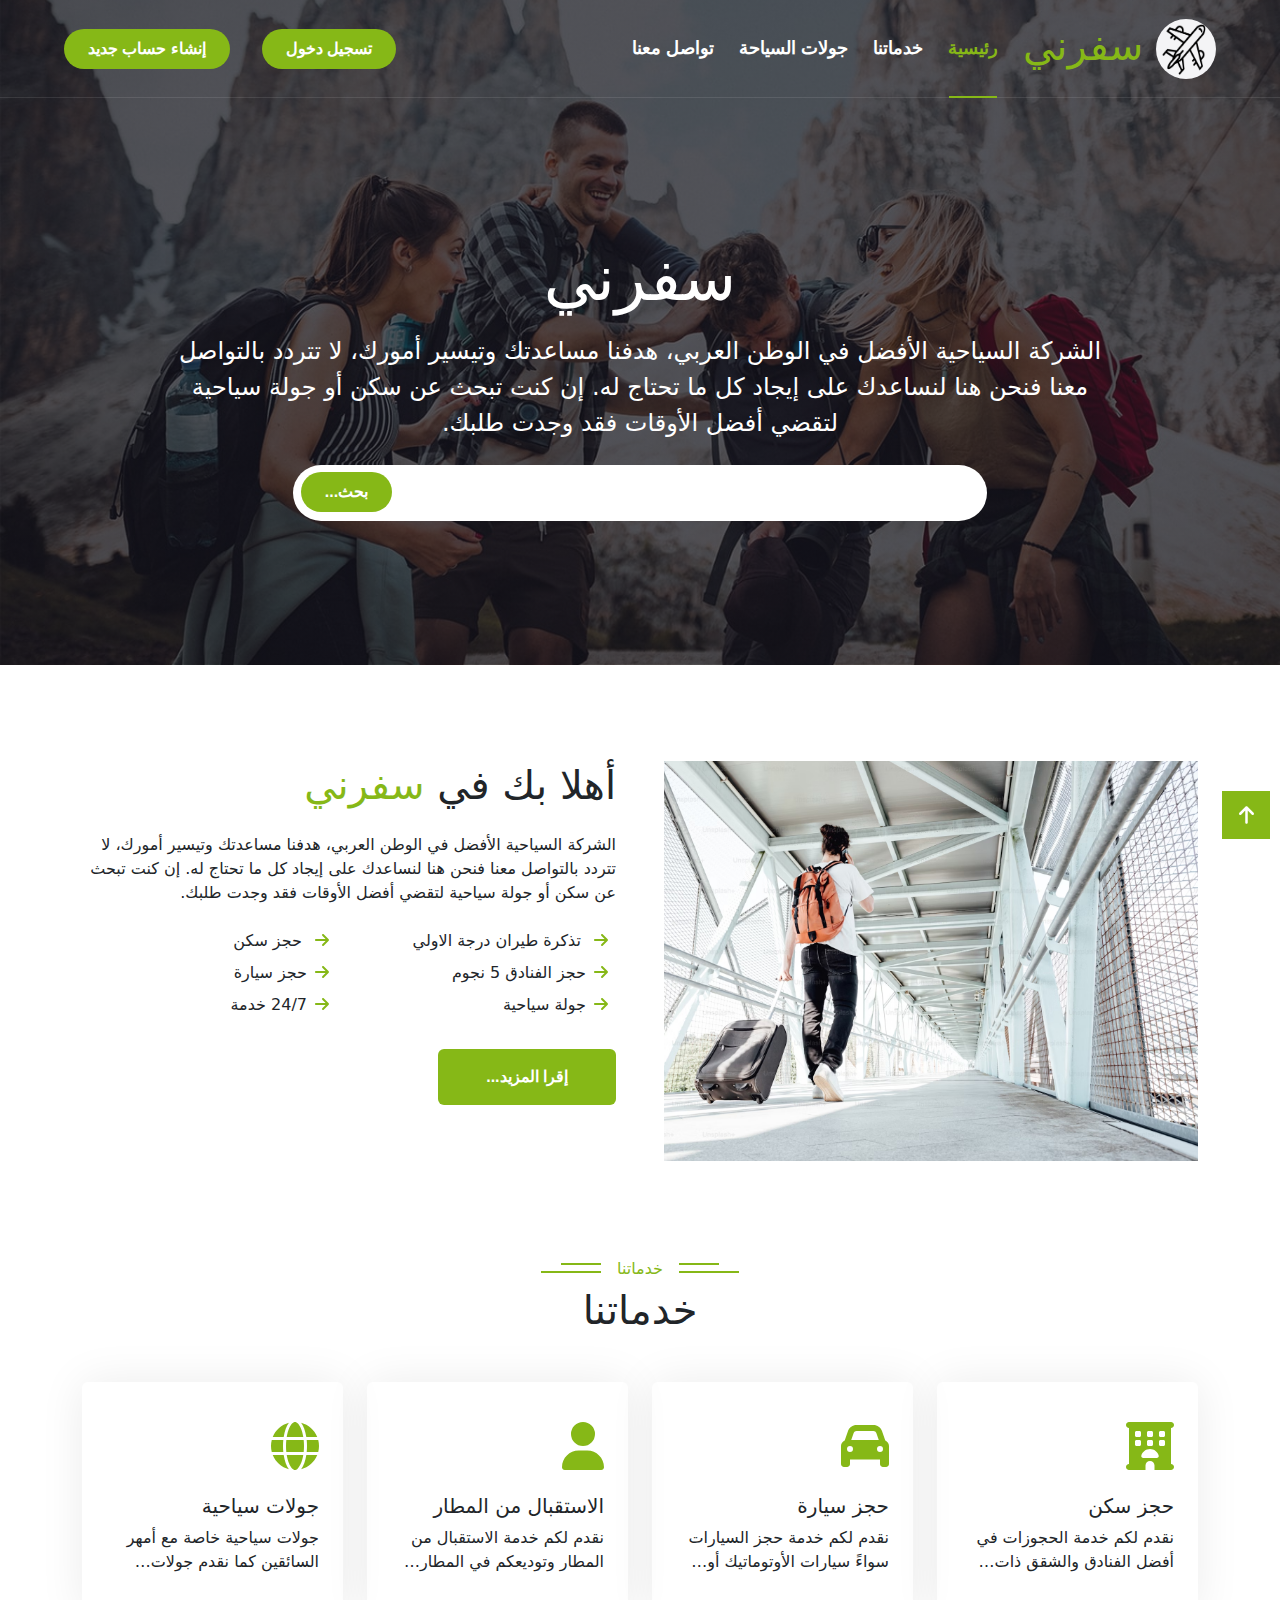
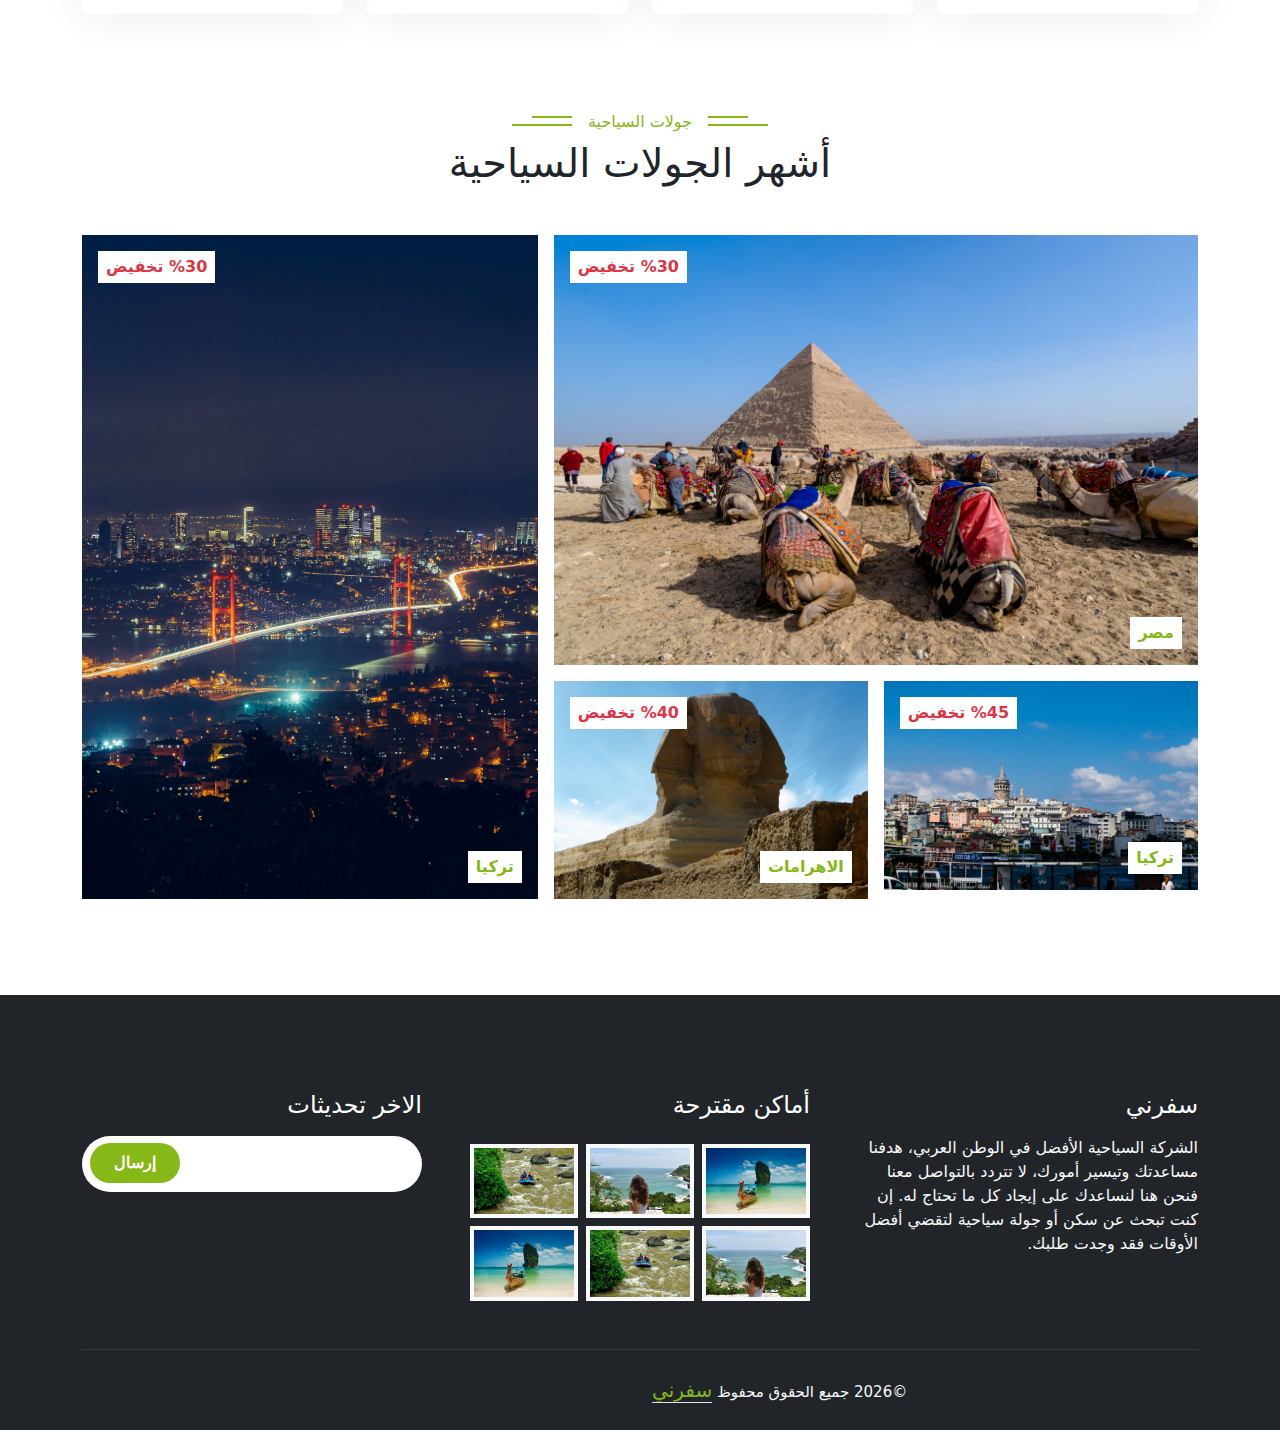
<file: index.html>
<!doctype html><html lang="ar" dir="rtl"><head><meta charset="utf-8"><title>سفرني</title><meta content="width=device-width,initial-scale=1" name="viewport"><meta content="" name="keywords"><meta content="" name="description"><script defer="defer" src="js/main.js"></script><link href="css/main.css" rel="stylesheet"></head><body><div class="container-fluid position-relative p-0"><nav class="navbar navbar-expand-lg navbar-light px-4 px-lg-5 py-3 py-lg-0"><a href="" class="navbar-brand p-0"><h1 class="text-primary m-0"><img src="images/logo.png" alt=""> سفرني</h1></a><button class="navbar-toggler" type="button" data-bs-toggle="collapse" data-bs-target="#navbarCollapse"><span class="fa fa-bars"></span></button><div class="collapse navbar-collapse" id="navbarCollapse"><div class="navbar-nav ms-auto py-0"><a href="./index.html" class="nav-item nav-link active">رئيسية</a> <a href="#" class="nav-item nav-link">خدماتنا</a> <a href="#" class="nav-item nav-link">جولات السياحة</a> <a href="./contact.html" class="nav-item nav-link">تواصل معنا</a></div><a href="" class="btn btn-primary rounded-pill py-2 px-4 mx-3" type="button" data-bs-toggle="modal" data-bs-target="#exampleModal">تسجيل دخول</a> <a href="./signin.html" class="btn btn-primary rounded-pill py-2 px-4 mx-3">إنشاء حساب جديد</a></div></nav><div class="container-fluid bg-primary py-5 mb-5 hero-header"><div class="container py-5"><div class="row justify-content-center py-5"><div class="col-lg-10 pt-lg-5 mt-lg-5 text-center"><h1 class="display-3 text-white mb-3 animated slideInDown">سفرني</h1><p class="fs-4 text-white mb-4 animated slideInDown">الشركة السياحية الأفضل في الوطن العربي، هدفنا مساعدتك وتيسير أمورك، لا تتردد بالتواصل معنا فنحن هنا لنساعدك على إيجاد كل ما تحتاج له. إن كنت تبحث عن سكن أو جولة سياحية لتقضي أفضل الأوقات فقد وجدت طلبك.</p><div class="position-relative w-75 mx-auto animated slideInDown"><input class="form-control border-0 rounded-pill w-100 py-3 ps-4 pe-5"> <button type="button" class="btn btn-primary rounded-pill py-2 px-4 position-absolute top-0 start-0 ms-2" style="margin-top:7px">بحث...</button></div></div></div></div></div></div><div class="modal fade" id="exampleModal" tabindex="-1" aria-labelledby="exampleModalLabel" aria-hidden="true"><div class="modal-dialog"><div class="modal-content"><div class="modal-header"><button type="button" class="btn-close" data-bs-dismiss="modal" aria-label="Close"></button></div><div class="modal-body"><h5 class="py-3">تسجيل دخول :</h5><form action=""><input name="name" id="" placeholder="...الاسم" class="form-control mb-2"> <input type="password" name="name" id="" placeholder="كلمة سر..." class="form-control mb-2"> <a href="./" class="btn btn-primary w-50">دخول</a> <button type="button" class="btn btn-default" data-bs-toggle="modal" data-bs-target="#exampleModal">هل نسيت كلمة سر ?</button></form></div></div></div></div><div class="container-xxl py-5"><div class="container"><div class="row g-5"><div class="col-lg-6 wow fadeInUp" data-wow-delay="0.1s" style="min-height:400px"><div class="position-relative h-100"><img class="img-fluid position-absolute w-100 h-100" src="images/Travel.png" alt="" style="object-fit:cover"></div></div><div class="col-lg-6 wow fadeInUp" data-wow-delay="0.3s"><h1 class="mb-4">أهلا بك في <span class="text-primary">سفرني</span></h1><p class="mb-4">الشركة السياحية الأفضل في الوطن العربي، هدفنا مساعدتك وتيسير أمورك، لا تتردد بالتواصل معنا فنحن هنا لنساعدك على إيجاد كل ما تحتاج له. إن كنت تبحث عن سكن أو جولة سياحية لتقضي أفضل الأوقات فقد وجدت طلبك.</p><p class="mb-4"></p><div class="row gy-2 gx-4 mb-4"><div class="col-sm-6"><p class="mb-0"><i class="fa fa-arrow-right text-primary mx-2"></i> تذكرة طيران درجة الاولي</p></div><div class="col-sm-6"><p class="mb-0"><i class="fa fa-arrow-right text-primary mx-2"></i> حجز سكن</p></div><div class="col-sm-6"><p class="mb-0"><i class="fa fa-arrow-right text-primary mx-2"></i>حجز الفنادق 5 نجوم</p></div><div class="col-sm-6"><p class="mb-0"><i class="fa fa-arrow-right text-primary mx-2"></i>حجز سيارة</p></div><div class="col-sm-6"><p class="mb-0"><i class="fa fa-arrow-right text-primary mx-2"></i>جولة سياحية</p></div><div class="col-sm-6"><p class="mb-0"><i class="fa fa-arrow-right text-primary mx-2"></i>24/7 خدمة</p></div></div><a class="btn btn-primary py-3 px-5 mt-2" href="">إقرا المزيد...</a></div></div></div></div><div class="container-xxl py-5"><div class="container"><div class="text-center wow fadeInUp" data-wow-delay="0.1s"><h6 class="section-title bg-white text-center text-primary px-3">خدماتنا</h6><h1 class="mb-5">خدماتنا</h1></div><div class="row g-4"><div class="col-lg-3 col-sm-6 wow fadeInUp" data-wow-delay="0.1s"><div class="service-item rounded pt-3"><div class="p-4"><i class="fa fa-3x fa-hotel text-primary mb-4"></i><h5 class="service-text">حجز سكن</h5><p>نقدم لكم خدمة الحجوزات في أفضل الفنادق والشقق ذات الإطلالة الرائعة والقريبة من جميع</p></div></div></div><div class="col-lg-3 col-sm-6 wow fadeInUp" data-wow-delay="0.3s"><div class="service-item rounded pt-3"><div class="p-4"><i class="fa fa-3x fa-car text-primary mb-4"></i><h5 class="service-text">حجز سيارة</h5><p>نقدم لكم خدمة حجز السيارات سواءً سيارات الأوتوماتيك أو السيارات العادي</p></div></div></div><div class="col-lg-3 col-sm-6 wow fadeInUp" data-wow-delay="0.5s"><div class="service-item rounded pt-3"><div class="p-4"><i class="fa fa-3x fa-user text-primary mb-4"></i><h5 class="service-text">الاستقبال من المطار</h5><p>نقدم لكم خدمة الاستقبال من المطار وتوديعكم في المطار بحيث يكون مندوبنا متواجد دائمًا في خدمتكم أثناء وصولكم أو ذهابكم للمطار مع أفضل وسائل النقل</p></div></div></div><div class="col-lg-3 col-sm-6 wow fadeInUp" data-wow-delay="0.1s"><div class="service-item rounded pt-3"><div class="p-4"><i class="fa fa-3x fa-globe text-primary mb-4"></i><h5 class="service-text">جولات سياحية</h5><p>جولات سياحية خاصة مع أمهر السائقين كما نقدم جولات جماعية بأحدث الباصات مع أفضل المرشدين السياحيين الذين يُجيدون اللغة العربية ولإنجليزي</p></div></div></div></div></div></div><div class="container-xxl py-5 destination"><div class="container"><div class="text-center wow fadeInUp" data-wow-delay="0.1s"><h6 class="section-title bg-white text-center text-primary px-3">جولات السياحية</h6><h1 class="mb-5">أشهر الجولات السياحية</h1></div><div class="row g-3"><div class="col-lg-7 col-md-6"><div class="row g-3"><div class="col-lg-12 col-md-12 wow zoomIn" data-wow-delay="0.1s"><a class="position-relative d-block overflow-hidden" href="./egypt.html"><img class="img-fluid" src="images/pyramid.jpg" alt=""><div class="bg-white text-danger fw-bold position-absolute top-0 start-0 m-3 py-1 px-2">%30 تخفيض</div><div class="bg-white text-primary fw-bold position-absolute bottom-0 end-0 m-3 py-1 px-2">مصر</div></a></div><div class="col-lg-6 col-md-12 wow zoomIn" data-wow-delay="0.3s"><a class="position-relative d-block overflow-hidden" href=""><img class="img-fluid" src="images/turkey-1.jpg" alt=""><div class="bg-white text-danger fw-bold position-absolute top-0 start-0 m-3 py-1 px-2">%45 تخفيض</div><div class="bg-white text-primary fw-bold position-absolute bottom-0 end-0 m-3 py-1 px-2">تركيا</div></a></div><div class="col-lg-6 col-md-12 wow zoomIn" data-wow-delay="0.5s"><a class="position-relative d-block overflow-hidden" href=""><img class="img-fluid" src="images/egypt-1.jfif" alt=""><div class="bg-white text-danger fw-bold position-absolute top-0 start-0 m-3 py-1 px-2">%40 تخفيض</div><div class="bg-white text-primary fw-bold position-absolute bottom-0 end-0 m-3 py-1 px-2">الاهرامات</div></a></div></div></div><div class="col-lg-5 col-md-6 wow zoomIn" data-wow-delay="0.7s" style="min-height:350px"><a class="position-relative d-block h-100 overflow-hidden" href="./turkey.html"><img class="img-fluid position-absolute w-100 h-100" src="images/istanbul.jpg" alt="" style="object-fit:cover"><div class="bg-white text-danger fw-bold position-absolute top-0 start-0 m-3 py-1 px-2">%30 تخفيض</div><div class="bg-white text-primary fw-bold position-absolute bottom-0 end-0 m-3 py-1 px-2">تركيا</div></a></div></div></div></div><div class="footer bg-dark text-light footer pt-5 mt-5 wow fadeIn" data-wow-delay="0.1s"><div class="container py-5"><div class="row g-5"><div class="col-lg-4 col-md-6"><h4 class="text-white mb-3">سفرني</h4><p>الشركة السياحية الأفضل في الوطن العربي، هدفنا مساعدتك وتيسير أمورك، لا تتردد بالتواصل معنا فنحن هنا لنساعدك على إيجاد كل ما تحتاج له. إن كنت تبحث عن سكن أو جولة سياحية لتقضي أفضل الأوقات فقد وجدت طلبك.</p></div><div class="col-lg-4 col-md-6"><h4 class="text-white mb-3">أماكن مقترحة</h4><div class="row g-2 pt-2"><div class="col-4"><img class="img-fluid bg-light p-1" src="images/package-1.jpg" alt=""></div><div class="col-4"><img class="img-fluid bg-light p-1" src="images/package-2.jpg" alt=""></div><div class="col-4"><img class="img-fluid bg-light p-1" src="images/package-3.jpg" alt=""></div><div class="col-4"><img class="img-fluid bg-light p-1" src="images/package-2.jpg" alt=""></div><div class="col-4"><img class="img-fluid bg-light p-1" src="images/package-3.jpg" alt=""></div><div class="col-4"><img class="img-fluid bg-light p-1" src="images/package-1.jpg" alt=""></div></div></div><div class="col-lg-4 col-md-6"><h4 class="text-white text- mb-3">الاخر تحديثات</h4><div class="position-relative w-100 mx-auto animated slideInDown"><input class="form-control border-0 rounded-pill w-100 py-3 ps-4 pe-5"> <button type="button" class="btn btn-primary rounded-pill py-2 px-4 position-absolute top-0 start-0 ms-2" style="margin-top:7px">إرسال</button></div></div></div></div><div class="container"><div class="copyright"><div class="row"><div class="col-md-6 text-center text-md-start mb-3 mb-md-0">&copy;<span id="year"></span> جميع الحقوق محفوظ <a class="border-bottom text-primary text-2xl" href="#" style="font-size:20px">سفرني</a></div></div></div></div></div><p href="#" class="btn btn-lg btn-primary btn-lg-square back-to-top"><i class="fas fa-arrow-up"></i></p></body></html>
</file>
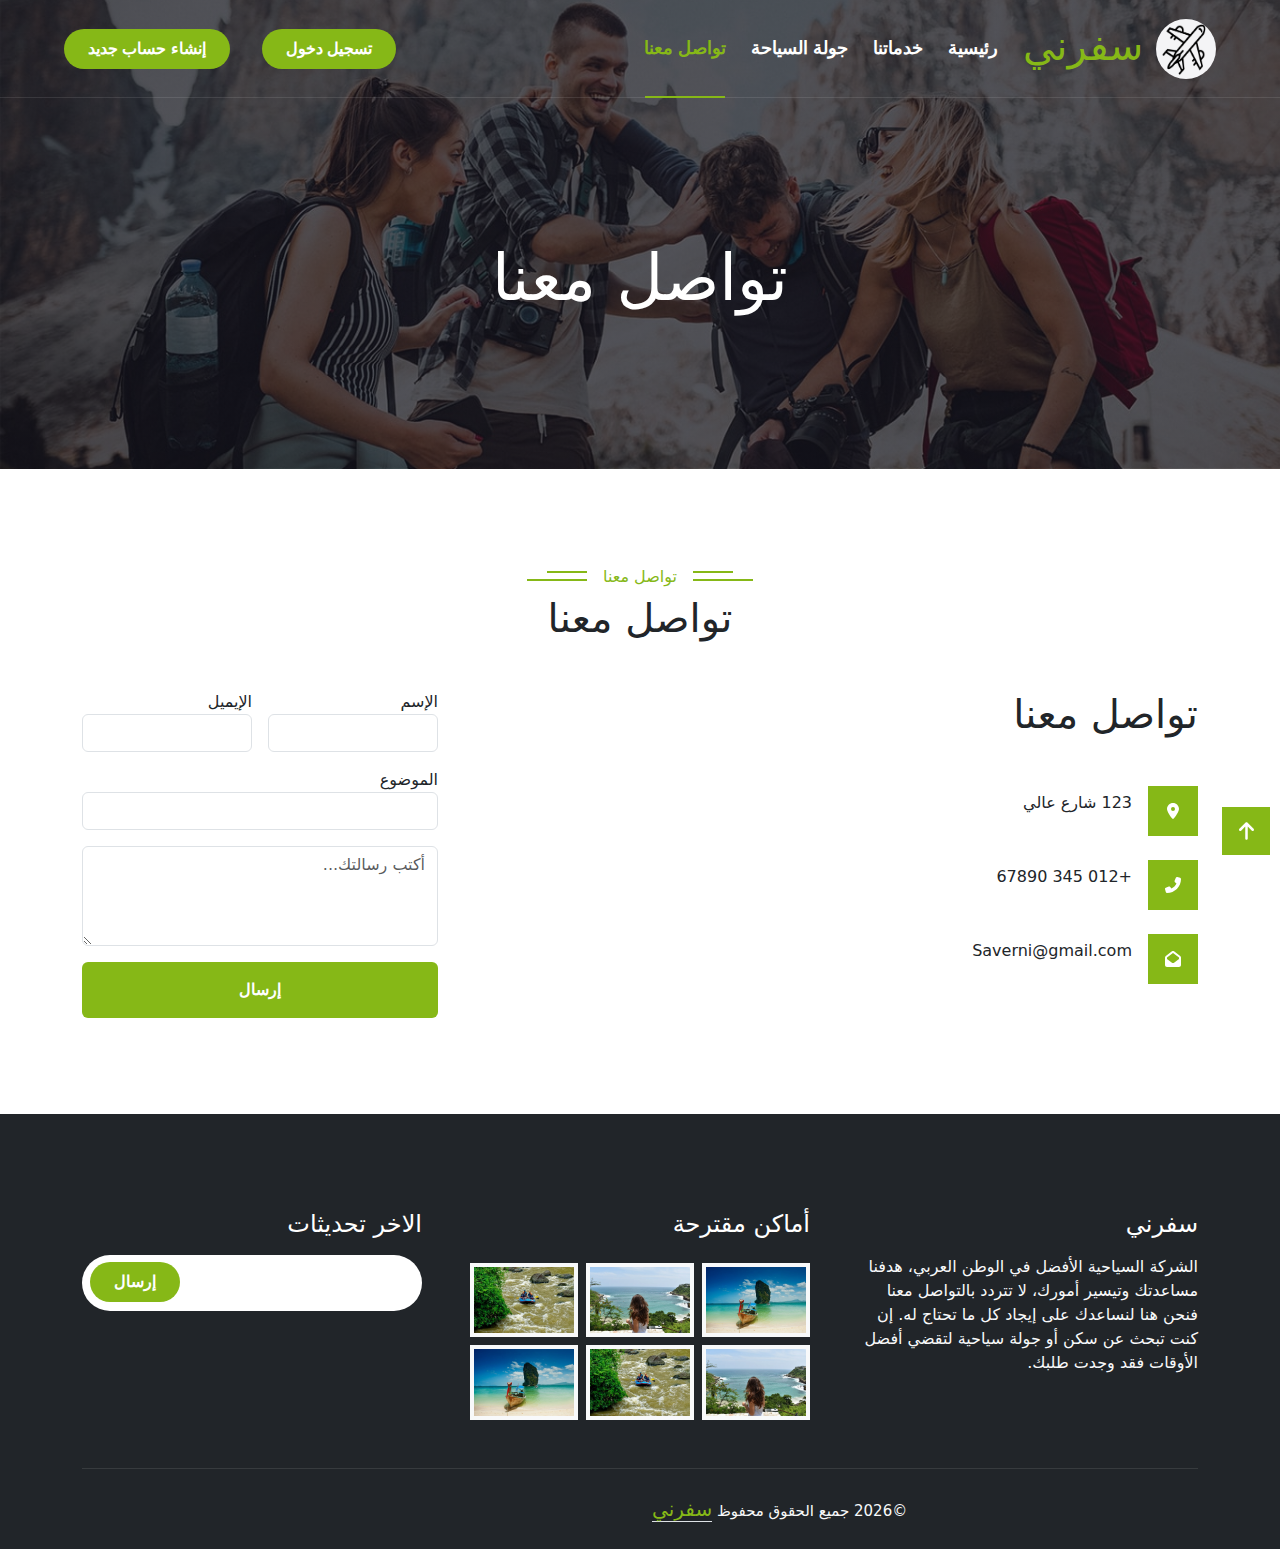
<file: contact.html>
<!doctype html><html lang="ar" dir="rtl"><head><meta charset="UTF-8"><meta name="viewport" content="width=device-width,initial-scale=1"><title>سفرني | تواصل معنا</title><script defer="defer" src="js/main.js"></script><link href="css/main.css" rel="stylesheet"></head><body><div class="container-fluid position-relative p-0"><div class="container-fluid position-relative p-0"><nav class="navbar navbar-expand-lg navbar-light px-4 px-lg-5 py-3 py-lg-0"><a href="" class="navbar-brand p-0"><h1 class="text-primary m-0"><img src="images/logo.png" alt=""> سفرني</h1></a><button class="navbar-toggler" type="button" data-bs-toggle="collapse" data-bs-target="#navbarCollapse"><span class="fa fa-bars"></span></button><div class="collapse navbar-collapse" id="navbarCollapse"><div class="navbar-nav ms-auto py-0"><a href="./index.html" class="nav-item nav-link">رئيسية</a> <a href="#" class="nav-item nav-link">خدماتنا</a> <a href="#" class="nav-item nav-link">جولة السياحة</a> <a href="./contact.html" class="nav-item nav-link active">تواصل معنا</a></div><a href="" class="btn btn-primary rounded-pill py-2 px-4 mx-3" type="button" data-bs-toggle="modal" data-bs-target="#exampleModal">تسجيل دخول</a> <a href="./signin.html" class="btn btn-primary mx-3 rounded-pill py-2 px-4">إنشاء حساب جديد</a></div></nav><div class="container-fluid bg-primary py-5 mb-5 hero-header"><div class="container py-5"><div class="row justify-content-center py-5"><div class="col-lg-10 pt-lg-5 mt-lg-5 text-center"><h1 class="display-3 text-white animated slideInDown">تواصل معنا</h1></div></div></div></div></div><div class="modal fade" id="exampleModal" tabindex="-1" aria-labelledby="exampleModalLabel" aria-hidden="true"><div class="modal-dialog"><div class="modal-content"><div class="modal-header"><button type="button" class="btn-close" data-bs-dismiss="modal" aria-label="Close"></button></div><div class="modal-body"><h5 class="py-3">تسجيل دخول :</h5><form action=""><input name="name" id="" placeholder="...الاسم" class="form-control mb-2"> <input type="password" name="name" id="" placeholder="كلمة سر..." class="form-control mb-2"> <a href="./" class="btn btn-primary w-50">دخول</a> <button type="button" class="btn btn-default" data-bs-toggle="modal" data-bs-target="#exampleModal">هل نسيت كلمة سر ?</button></form></div></div></div></div><div class="container-xxl py-5"><div class="container"><div class="text-center wow fadeInUp" data-wow-delay="0.1s"><h6 class="section-title bg-white text-center text-primary px-3">تواصل معنا</h6><h1 class="mb-5">تواصل معنا</h1></div><div class="row g-4"><div class="col-lg-4 col-md-6 wow fadeInUp" data-wow-delay="0.1s"><h1 class="mb-5">تواصل معنا</h1><p class="mb-4"></p><div class="d-flex align-items-center mb-4"><div class="d-flex align-items-center justify-content-center flex-shrink-0 bg-primary" style="width:50px;height:50px"><i class="fa fa-map-marker-alt text-white"></i></div><div class="ms-3 d-flex align-items-center"><p class="mx-3">123 شارع عالي</p></div></div><div class="d-flex align-items-center mb-4"><div class="d-flex align-items-center justify-content-center flex-shrink-0 bg-primary" style="width:50px;height:50px"><i class="fa fa-phone-alt text-white"></i></div><div class="ms-3 -flex align-items-center"><p class="mx-3">+012 345 67890</p></div></div><div class="d-flex align-items-center"><div class="d-flex align-items-center justify-content-center flex-shrink-0 bg-primary" style="width:50px;height:50px"><i class="fa fa-envelope-open text-white"></i></div><div class="ms-3 -flex align-items-center"><p class="mx-3">Saverni@gmail.com</p></div></div></div><div class="col-lg-4 col-md-6 wow fadeInUp" data-wow-delay="0.3s"><iframe class="position-relative rounded w-100 h-100" src="https://www.google.com/maps/embed?pb=!1m18!1m12!1m3!1d3001156.4288297426!2d-78.01371936852176!3d42.72876761954724!2m3!1f0!2f0!3f0!3m2!1i1024!2i768!4f13.1!3m3!1m2!1s0x4ccc4bf0f123a5a9%3A0xddcfc6c1de189567!2sNew%20York%2C%20USA!5e0!3m2!1sen!2sbd!4v1603794290143!5m2!1sen!2sbd" frameborder="0" style="min-height:300px;border:0" allowfullscreen="" aria-hidden="false" tabindex="0"></iframe></div><div class="col-lg-4 col-md-12 wow fadeInUp" data-wow-delay="0.5s"><form><div class="row g-3"><div class="col-md-6"><div class=""><label for="name">الإسم</label> <input class="form-control" id="name" placeholder=" "></div></div><div class="col-md-6"><div class=""><label for="email">الإيميل</label> <input type="email" class="form-control" id="email" placeholder=""></div></div><div class="col-12"><div class=""><label for="subject">الموضوع</label> <input class="form-control" id="subject" placeholder=""></div></div><div class="col-12"><div class=""><textarea class="form-control" placeholder="أكتب رسالتك..." id="message" style="height:100px"></textarea></div></div><div class="col-12"><button class="btn btn-primary w-100 py-3" type="submit">إرسال</button></div></div></form></div></div></div></div><div class="container-fluid bg-dark text-light footer pt-5 mt-5 wow fadeIn" data-wow-delay="0.1s"><div class="container py-5"><div class="row g-5"><div class="col-lg-4 col-md-6"><h4 class="text-white mb-3">سفرني</h4><p>الشركة السياحية الأفضل في الوطن العربي، هدفنا مساعدتك وتيسير أمورك، لا تتردد بالتواصل معنا فنحن هنا لنساعدك على إيجاد كل ما تحتاج له. إن كنت تبحث عن سكن أو جولة سياحية لتقضي أفضل الأوقات فقد وجدت طلبك.</p></div><div class="col-lg-4 col-md-6"><h4 class="text-white mb-3">أماكن مقترحة</h4><div class="row g-2 pt-2"><div class="col-4"><img class="img-fluid bg-light p-1" src="images/package-1.jpg" alt=""></div><div class="col-4"><img class="img-fluid bg-light p-1" src="images/package-2.jpg" alt=""></div><div class="col-4"><img class="img-fluid bg-light p-1" src="images/package-3.jpg" alt=""></div><div class="col-4"><img class="img-fluid bg-light p-1" src="images/package-2.jpg" alt=""></div><div class="col-4"><img class="img-fluid bg-light p-1" src="images/package-3.jpg" alt=""></div><div class="col-4"><img class="img-fluid bg-light p-1" src="images/package-1.jpg" alt=""></div></div></div><div class="col-lg-4 col-md-6"><h4 class="text-white text- mb-3">الاخر تحديثات</h4><div class="position-relative w-100 mx-auto animated slideInDown"><input class="form-control border-0 rounded-pill w-100 py-3 ps-4 pe-5"> <button type="button" class="btn btn-primary rounded-pill py-2 px-4 position-absolute top-0 start-0 ms-2" style="margin-top:7px">إرسال</button></div></div></div></div><div class="container"><div class="copyright"><div class="row"><div class="col-md-6 text-center text-md-start mb-3 mb-md-0">&copy;<span id="year"></span> جميع الحقوق محفوظ <a class="border-bottom text-primary text-2xl" href="#" style="font-size:20px">سفرني</a></div></div></div></div></div><a href="#" class="btn btn-lg btn-primary btn-lg-square back-to-top"><i class="fas fa-arrow-up"></i></a></div></body></html>
</file>
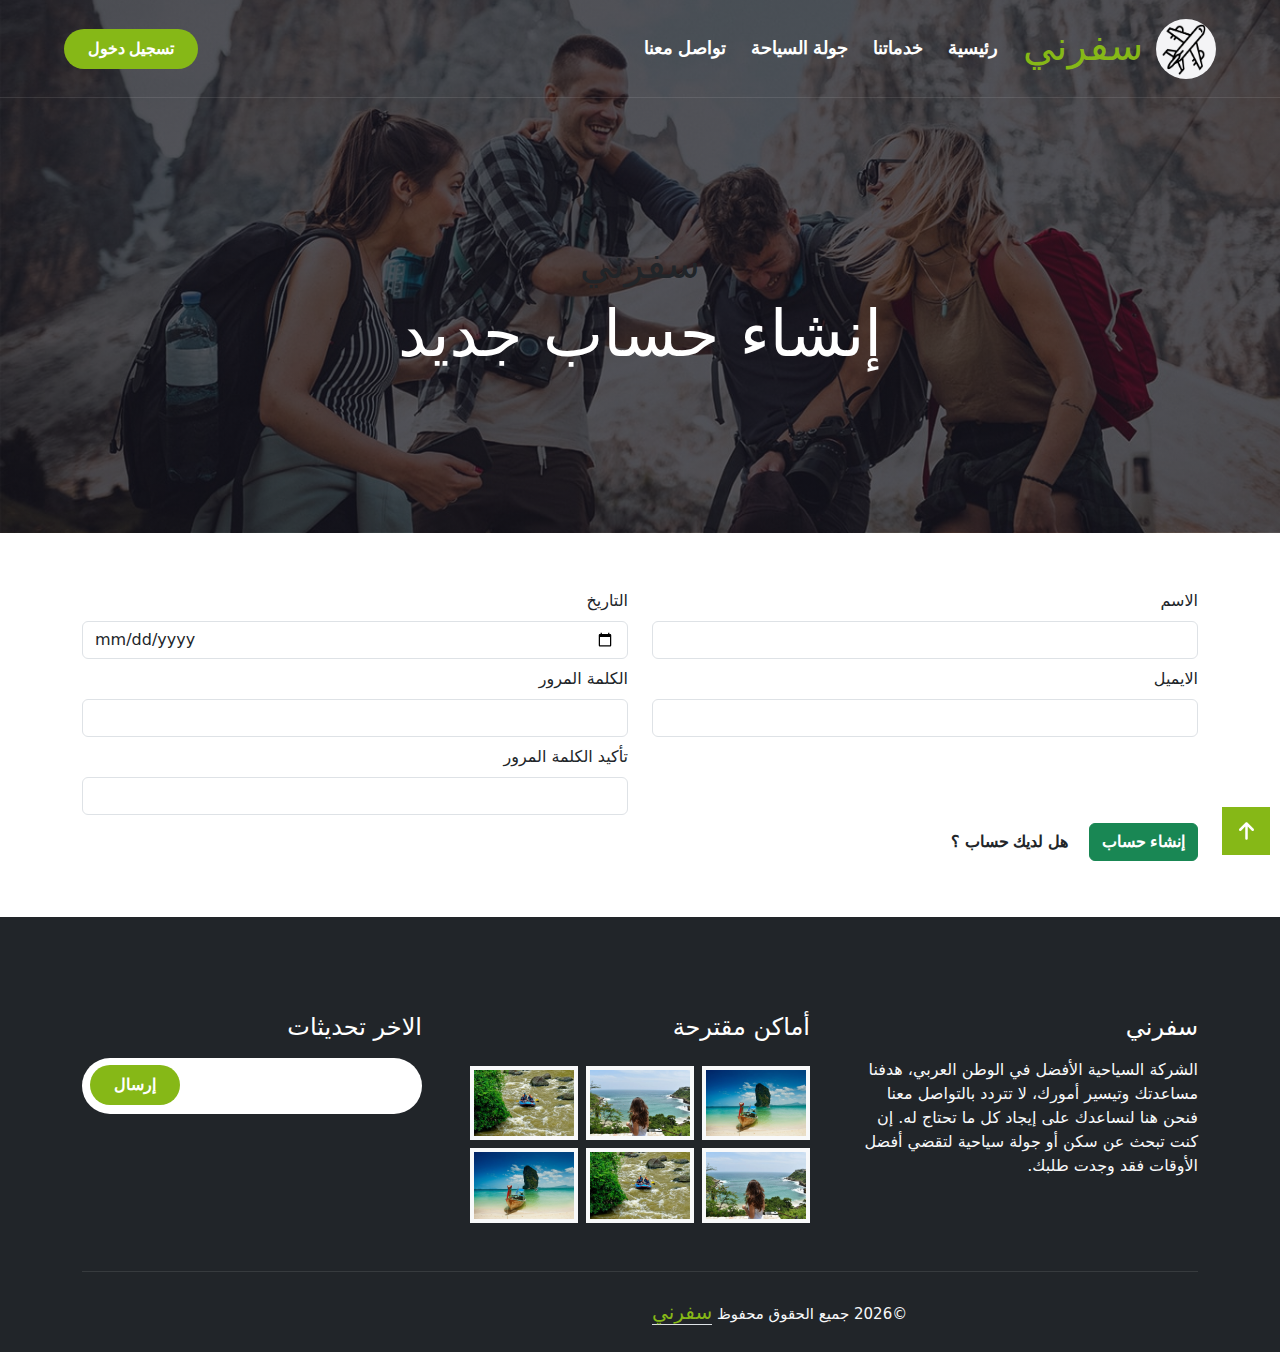
<file: signin.html>
<!doctype html><html lang="ar" dir="rtl"><head><meta charset="UTF-8"><meta name="viewport" content="width=device-width,initial-scale=1"><title>سفرني | إنشاء حساب جديد</title><script defer="defer" src="js/main.js"></script><link href="css/main.css" rel="stylesheet"></head><body><div class="container-fluid position-relative p-0"><nav class="navbar navbar-expand-lg navbar-light px-4 px-lg-5 py-3 py-lg-0"><a href="" class="navbar-brand p-0"><h1 class="text-primary m-0"><img src="images/logo.png" alt=""> سفرني</h1></a><button class="navbar-toggler" type="button" data-bs-toggle="collapse" data-bs-target="#navbarCollapse"><span class="fa fa-bars"></span></button><div class="collapse navbar-collapse" id="navbarCollapse"><div class="navbar-nav ms-auto py-0"><a href="./index.html" class="nav-item nav-link">رئيسية</a> <a href="#" class="nav-item nav-link">خدماتنا</a> <a href="#" class="nav-item nav-link">جولة السياحة</a> <a href="./contact.html" class="nav-item nav-link">تواصل معنا</a></div><a href="" class="btn btn-primary rounded-pill py-2 px-4 mx-3" type="button" data-bs-toggle="modal" data-bs-target="#exampleModal">تسجيل دخول</a></div></nav><div class="container-fluid bg-primary py-5 mb-5 hero-header"><div class="container py-5"><div class="row justify-content-center py-5"><div class="col-lg-10 pt-lg-5 mt-lg-5 text-center"><h1 class="">سفرني</h1><h1 class="display-3 text-white mb-3 animated slideInDown">إنشاء حساب جديد</h1></div></div></div></div></div><div class="modal fade" id="exampleModal" tabindex="-1" aria-labelledby="exampleModalLabel" aria-hidden="true"><div class="modal-dialog"><div class="modal-content"><div class="modal-header"><button type="button" class="btn-close" data-bs-dismiss="modal" aria-label="Close"></button></div><div class="modal-body"><h5 class="py-3">تسجيل دخول :</h5><form action=""><input name="name" id="" placeholder="...الاسم" class="form-control mb-2"> <input type="password" name="name" id="" placeholder="كلمة سر..." class="form-control mb-2"> <a href="./" class="btn btn-primary w-50">دخول</a> <button type="button" class="btn btn-default" data-bs-toggle="modal" data-bs-target="#exampleModal">هل نسيت كلمة سر ?</button></form></div></div></div></div><div class="signin py-2"><div class="container"><form><div class="row"><div class="col-lg-6"><label for="name">الاسم</label> <input name="username" class="form-control my-2"/> <label for="name">الايميل</label> <input type="email" name="username" class="form-control my-2"/></div><div class="col-lg-6"><label for="name">التاريخ</label> <input type="date" name="date" class="form-control my-2"/> <label for="password">الكلمة المرور</label> <input type="password" name="password" class="form-control my-2"/> <label for="confirme">تأكيد الكلمة المرور</label> <input type="password" name="password" class="form-control my-2"/></div></div><div class="d-flex align-content-center justify-content-start gap-2"><a href="./" class="btn btn-success">إنشاء حساب</a> <a href="#" class="btn btn-default">هل لديك حساب ؟</a></div></form></div></div><div class="footer bg-dark text-light footer pt-5 mt-5 wow fadeIn" data-wow-delay="0.1s"><div class="container py-5"><div class="row g-5"><div class="col-lg-4 col-md-6"><h4 class="text-white mb-3">سفرني</h4><p>الشركة السياحية الأفضل في الوطن العربي، هدفنا مساعدتك وتيسير أمورك، لا تتردد بالتواصل معنا فنحن هنا لنساعدك على إيجاد كل ما تحتاج له. إن كنت تبحث عن سكن أو جولة سياحية لتقضي أفضل الأوقات فقد وجدت طلبك.</p></div><div class="col-lg-4 col-md-6"><h4 class="text-white mb-3">أماكن مقترحة</h4><div class="row g-2 pt-2"><div class="col-4"><img class="img-fluid bg-light p-1" src="images/package-1.jpg" alt=""></div><div class="col-4"><img class="img-fluid bg-light p-1" src="images/package-2.jpg" alt=""></div><div class="col-4"><img class="img-fluid bg-light p-1" src="images/package-3.jpg" alt=""></div><div class="col-4"><img class="img-fluid bg-light p-1" src="images/package-2.jpg" alt=""></div><div class="col-4"><img class="img-fluid bg-light p-1" src="images/package-3.jpg" alt=""></div><div class="col-4"><img class="img-fluid bg-light p-1" src="images/package-1.jpg" alt=""></div></div></div><div class="col-lg-4 col-md-6"><h4 class="text-white text- mb-3">الاخر تحديثات</h4><div class="position-relative w-100 mx-auto animated slideInDown"><input class="form-control border-0 rounded-pill w-100 py-3 ps-4 pe-5"> <button type="button" class="btn btn-primary rounded-pill py-2 px-4 position-absolute top-0 start-0 ms-2" style="margin-top:7px">إرسال</button></div></div></div></div><div class="container"><div class="copyright"><div class="row"><div class="col-md-6 text-center text-md-start mb-3 mb-md-0">&copy;<span id="year"></span> جميع الحقوق محفوظ <a class="border-bottom text-primary text-2xl" href="#" style="font-size:20px">سفرني</a></div></div></div></div></div><a href="#" class="btn btn-lg btn-primary btn-lg-square back-to-top"><i class="fas fa-arrow-up"></i></a></body></html>
</file>
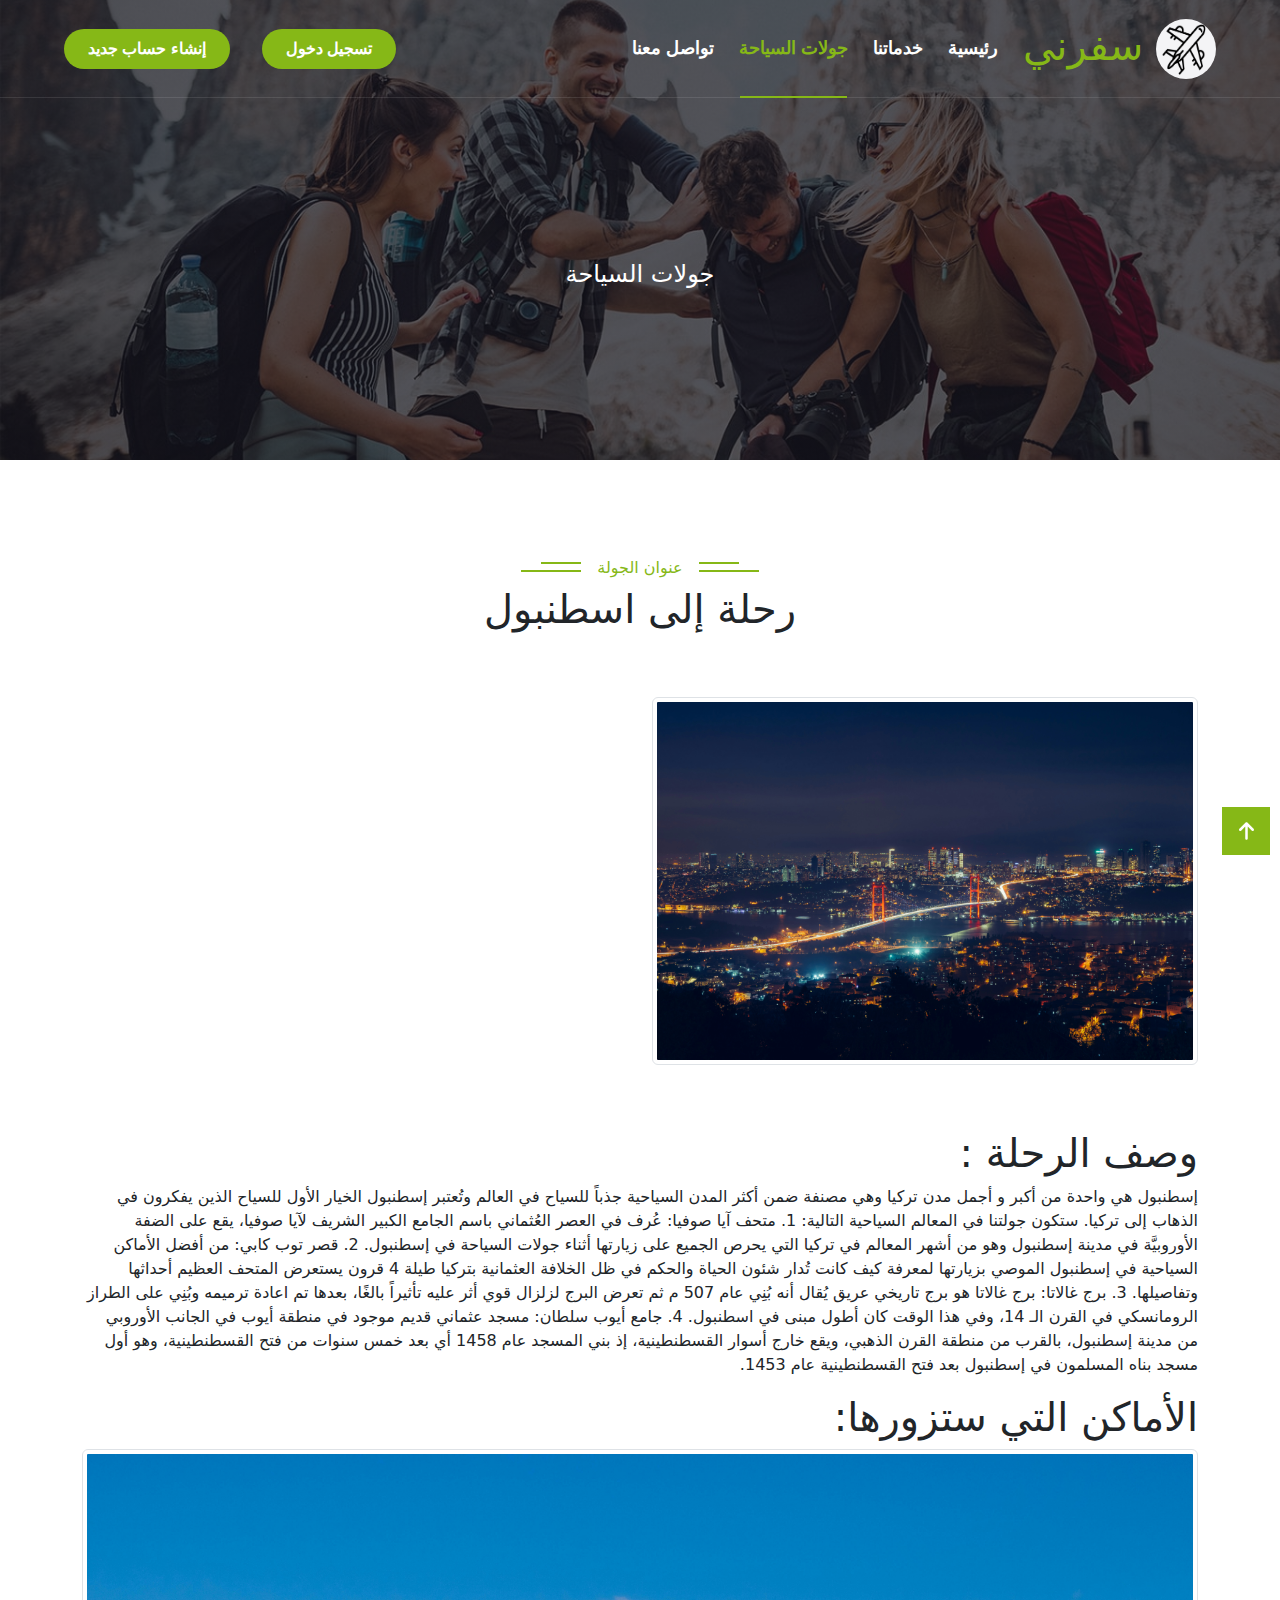
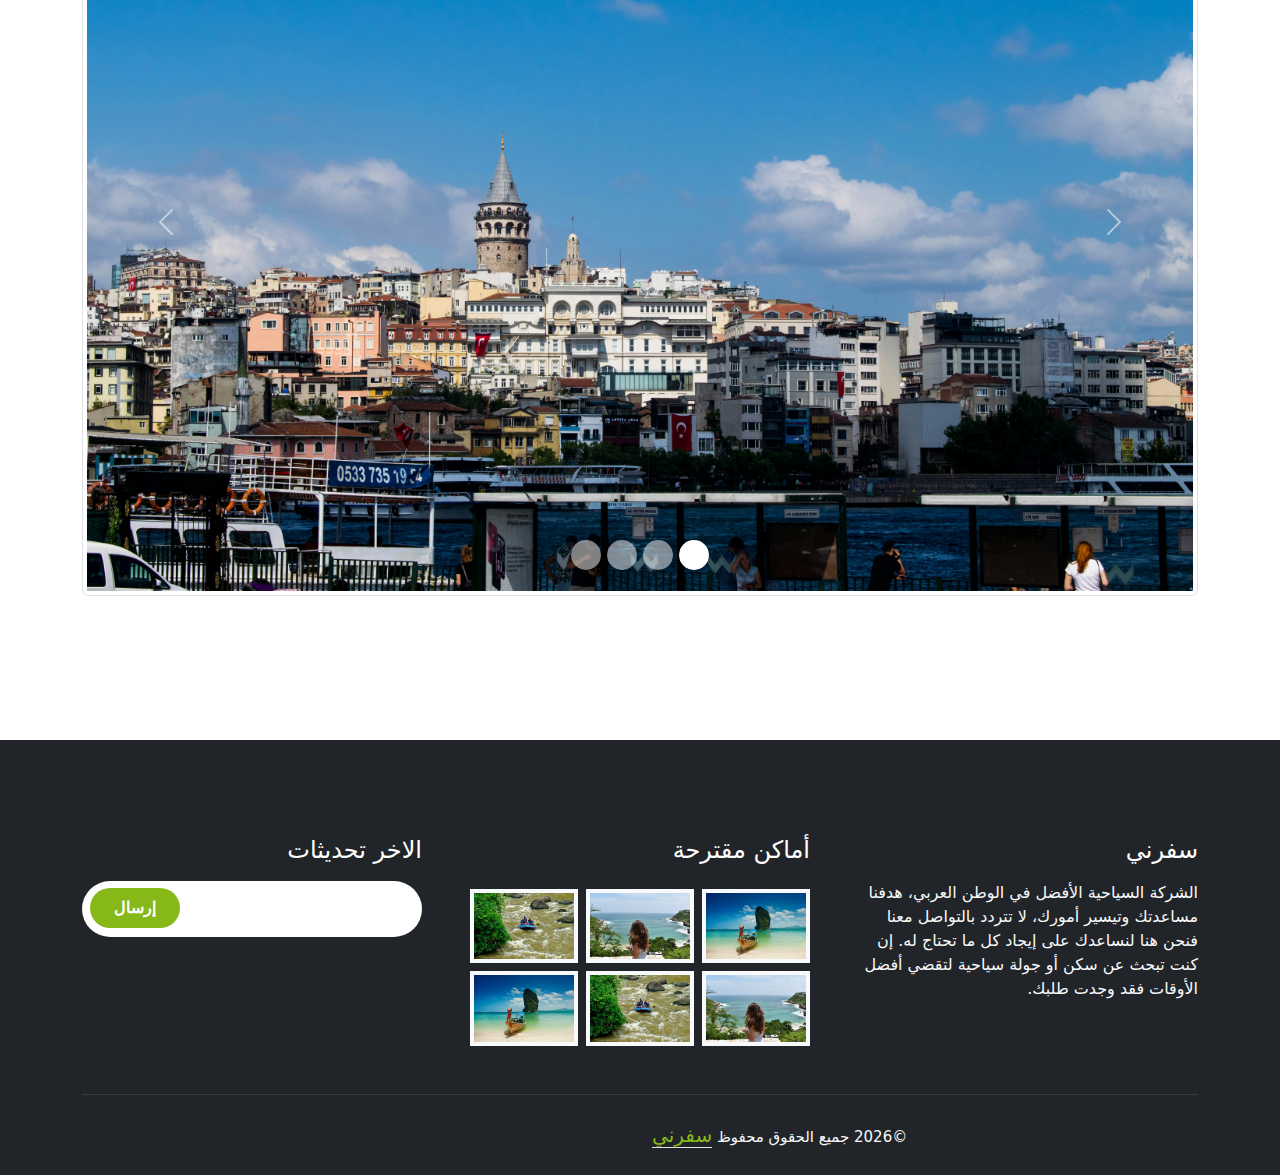
<file: turkey.html>
<!doctype html><html lang="ar" dir="rtl"><head><meta charset="UTF-8"><meta name="viewport" content="width=device-width,initial-scale=1"><title>سفرني | جولة سياحية في تركيا</title><script defer="defer" src="js/main.js"></script><link href="css/main.css" rel="stylesheet"></head><nav class="navbar navbar-expand-lg navbar-light px-4 px-lg-5 py-3 py-lg-0"><a href="" class="navbar-brand p-0"><h1 class="text-primary m-0"><img src="images/logo.png" alt=""> سفرني</h1></a><button class="navbar-toggler" type="button" data-bs-toggle="collapse" data-bs-target="#navbarCollapse"><span class="fa fa-bars"></span></button><div class="collapse navbar-collapse" id="navbarCollapse"><div class="navbar-nav ms-auto py-0"><a href="./index.html" class="nav-item nav-link">رئيسية</a> <a href="#" class="nav-item nav-link">خدماتنا</a> <a href="#" class="nav-item nav-link active">جولات السياحة</a> <a href="./contact.html" class="nav-item nav-link">تواصل معنا</a></div><a href="" class="btn btn-primary rounded-pill py-2 px-4 mx-3" type="button" data-bs-toggle="modal" data-bs-target="#exampleModal">تسجيل دخول</a> <a href="./registration.html" class="btn btn-primary rounded-pill py-2 px-4 mx-3">إنشاء حساب جديد</a></div></nav><div class="container-fluid bg-primary py-5 mb-5 hero-header"><div class="container py-5"><div class="row justify-content-center py-5"><div class="col-lg-10 pt-lg-5 mt-lg-5 text-center"><h1 class="display-3 text-white mb-3 animated slideInDown"></h1><p class="fs-4 text-white mb-4 animated slideInDown">جولات السياحة</p></div></div></div></div><div class="modal fade" id="exampleModal" tabindex="-1" aria-labelledby="exampleModalLabel" aria-hidden="true"><div class="modal-dialog"><div class="modal-content"><div class="modal-header"><button type="button" class="btn-close" data-bs-dismiss="modal" aria-label="Close"></button></div><div class="modal-body"><h5 class="py-3">تسجيل دخول :</h5><form action=""><input name="name" id="" placeholder="...الاسم" class="form-control mb-2"> <input type="password" name="name" id="" placeholder="كلمة سر..." class="form-control mb-2"> <a href="./" class="btn btn-primary w-50">دخول</a> <button type="button" class="btn btn-default" data-bs-toggle="modal" data-bs-target="#exampleModal">هل نسيت كلمة سر ?</button></form></div></div></div></div><div class="container-xxl py-5"><div class="container"><div class="text-center wow fadeInUp" data-wow-delay="0.1s"><h6 class="section-title bg-white text-center text-primary px-3">عنوان الجولة</h6><h1 class="mb-5">رحلة إلى اسطنبول</h1></div><div class="row g-4"><div class="col-lg-6 py-3"><img src="images/istanbul.jpg" class="img-thumbnail w-100" alt=""></div></div></div><div class="container-xxl py-5 wow fadeInUp" data-wow-delay="0.1s"><div class="container"><h1>وصف الرحلة :</h1><p>إسطنبول هي واحدة من أكبر و أجمل مدن تركيا وهي مصنفة ضمن أكثر المدن السياحية جذباً للسياح في العالم وتُعتبر إسطنبول الخيار الأول للسياح الذين يفكرون في الذهاب إلى تركيا. ستكون جولتنا في المعالم السياحية التالية: 1. متحف آيا صوفيا: عُرف في العصر العُثماني باسم الجامع الكبير الشريف لآيا صوفيا، يقع على الضفة الأوروبيَّة في مدينة إسطنبول وهو من أشهر المعالم في تركيا التي يحرص الجميع على زيارتها أثناء جولات السياحة في إسطنبول. 2. قصر توب كابي: من أفضل الأماكن السياحية في إسطنبول الموصي بزيارتها لمعرفة كيف كانت تُدار شئون الحياة والحكم في ظل الخلافة العثمانية بتركيا طيلة 4 قرون يستعرض المتحف العظيم أحداثها وتفاصيلها. 3. برج غالاتا: برج غالاتا هو برج تاريخي عريق يُقال أنه بُنِي عام 507 م ثم تعرض البرج لزلزال قوي أثر عليه تأثيراً بالغًا، بعدها تم اعادة ترميمه وبُنِي على الطراز الرومانسكي في القرن الـ 14، وفي هذا الوقت كان أطول مبنى في اسطنبول. 4. جامع أيوب سلطان: مسجد عثماني قديم موجود في منطقة أيوب في الجانب الأوروبي من مدينة إسطنبول، بالقرب من منطقة القرن الذهبي، ويقع خارج أسوار القسطنطينية، إذ بني المسجد عام 1458 أي بعد خمس سنوات من فتح القسطنطينية، وهو أول مسجد بناه المسلمون في إسطنبول بعد فتح القسطنطينية عام 1453.</p></div><div class="container"><h1>الأماكن التي ستزورها:</h1><div id="carouselExampleIndicators" class="carousel slide" data-bs-ride="carousel"><div class="carousel-indicators"><button type="button" data-bs-target="#carouselExampleIndicators" data-bs-slide-to="0" class="active" aria-current="true" aria-label="Slide 1"></button> <button type="button" data-bs-target="#carouselExampleIndicators" data-bs-slide-to="1" aria-label="Slide 2"></button> <button type="button" data-bs-target="#carouselExampleIndicators" data-bs-slide-to="2" aria-label="Slide 3"></button> <button type="button" data-bs-target="#carouselExampleIndicators" data-bs-slide-to="3" aria-label="Slide 4"></button></div><div class="carousel-inner"><div class="carousel-item active"><img src="images/turkey-1.jpg" class="d-block w-100 img-thumbnail" alt=""></div><div class="carousel-item"><img src="images/turkey-2.jpg" class="d-block w-100 img-thumbnail" alt=""></div><div class="carousel-item"><img src="images/turkey-3.jpg" class="d-block w-100 img-thumbnail" alt=""></div><div class="carousel-item"><img src="images/turkey-4.jpg" class="d-block w-100 img-thumbnail" alt=""></div></div><button class="carousel-control-prev" type="button" data-bs-target="#carouselExampleIndicators" data-bs-slide="prev"><span class="carousel-control-prev-icon" aria-hidden="true"></span> <span class="visually-hidden">Previous</span></button> <button class="carousel-control-next" type="button" data-bs-target="#carouselExampleIndicators" data-bs-slide="next"><span class="carousel-control-next-icon" aria-hidden="true"></span> <span class="visually-hidden">Next</span></button></div></div></div></div><div class="footer bg-dark text-light footer pt-5 mt-5 wow fadeIn" data-wow-delay="0.1s"><div class="container py-5"><div class="row g-5"><div class="col-lg-4 col-md-6"><h4 class="text-white mb-3">سفرني</h4><p>الشركة السياحية الأفضل في الوطن العربي، هدفنا مساعدتك وتيسير أمورك، لا تتردد بالتواصل معنا فنحن هنا لنساعدك على إيجاد كل ما تحتاج له. إن كنت تبحث عن سكن أو جولة سياحية لتقضي أفضل الأوقات فقد وجدت طلبك.</p></div><div class="col-lg-4 col-md-6"><h4 class="text-white mb-3">أماكن مقترحة</h4><div class="row g-2 pt-2"><div class="col-4"><img class="img-fluid bg-light p-1" src="images/package-1.jpg" alt=""></div><div class="col-4"><img class="img-fluid bg-light p-1" src="images/package-2.jpg" alt=""></div><div class="col-4"><img class="img-fluid bg-light p-1" src="images/package-3.jpg" alt=""></div><div class="col-4"><img class="img-fluid bg-light p-1" src="images/package-2.jpg" alt=""></div><div class="col-4"><img class="img-fluid bg-light p-1" src="images/package-3.jpg" alt=""></div><div class="col-4"><img class="img-fluid bg-light p-1" src="images/package-1.jpg" alt=""></div></div></div><div class="col-lg-4 col-md-6"><h4 class="text-white text- mb-3">الاخر تحديثات</h4><div class="position-relative w-100 mx-auto animated slideInDown"><input class="form-control border-0 rounded-pill w-100 py-3 ps-4 pe-5"> <button type="button" class="btn btn-primary rounded-pill py-2 px-4 position-absolute top-0 start-0 ms-2" style="margin-top:7px">إرسال</button></div></div></div></div><div class="container"><div class="copyright"><div class="row"><div class="col-md-6 text-center text-md-start mb-3 mb-md-0">&copy;<span id="year"></span> جميع الحقوق محفوظ <a class="border-bottom text-primary text-2xl" href="#" style="font-size:20px">سفرني</a></div></div></div></div></div><a href="#" class="btn btn-lg btn-primary btn-lg-square back-to-top"><i class="fas fa-arrow-up"></i></a></html>
</file>
<file: css/main.css>
@charset "UTF-8";/*!
 * Bootstrap  v5.3.3 (https://getbootstrap.com/)
 * Copyright 2011-2024 The Bootstrap Authors
 * Licensed under MIT (https://github.com/twbs/bootstrap/blob/main/LICENSE)
 */:root,[data-bs-theme=light]{--bs-blue:#0d6efd;--bs-indigo:#6610f2;--bs-purple:#6f42c1;--bs-pink:#d63384;--bs-red:#dc3545;--bs-orange:#fd7e14;--bs-yellow:#ffc107;--bs-green:#198754;--bs-teal:#20c997;--bs-cyan:#0dcaf0;--bs-black:#000;--bs-white:#fff;--bs-gray:#6c757d;--bs-gray-dark:#343a40;--bs-gray-100:#f8f9fa;--bs-gray-200:#e9ecef;--bs-gray-300:#dee2e6;--bs-gray-400:#ced4da;--bs-gray-500:#adb5bd;--bs-gray-600:#6c757d;--bs-gray-700:#495057;--bs-gray-800:#343a40;--bs-gray-900:#212529;--bs-primary:#0d6efd;--bs-secondary:#6c757d;--bs-success:#198754;--bs-info:#0dcaf0;--bs-warning:#ffc107;--bs-danger:#dc3545;--bs-light:#f8f9fa;--bs-dark:#212529;--bs-primary-rgb:13,110,253;--bs-secondary-rgb:108,117,125;--bs-success-rgb:25,135,84;--bs-info-rgb:13,202,240;--bs-warning-rgb:255,193,7;--bs-danger-rgb:220,53,69;--bs-light-rgb:248,249,250;--bs-dark-rgb:33,37,41;--bs-primary-text-emphasis:#052c65;--bs-secondary-text-emphasis:#2b2f32;--bs-success-text-emphasis:#0a3622;--bs-info-text-emphasis:#055160;--bs-warning-text-emphasis:#664d03;--bs-danger-text-emphasis:#58151c;--bs-light-text-emphasis:#495057;--bs-dark-text-emphasis:#495057;--bs-primary-bg-subtle:#cfe2ff;--bs-secondary-bg-subtle:#e2e3e5;--bs-success-bg-subtle:#d1e7dd;--bs-info-bg-subtle:#cff4fc;--bs-warning-bg-subtle:#fff3cd;--bs-danger-bg-subtle:#f8d7da;--bs-light-bg-subtle:#fcfcfd;--bs-dark-bg-subtle:#ced4da;--bs-primary-border-subtle:#9ec5fe;--bs-secondary-border-subtle:#c4c8cb;--bs-success-border-subtle:#a3cfbb;--bs-info-border-subtle:#9eeaf9;--bs-warning-border-subtle:#ffe69c;--bs-danger-border-subtle:#f1aeb5;--bs-light-border-subtle:#e9ecef;--bs-dark-border-subtle:#adb5bd;--bs-white-rgb:255,255,255;--bs-black-rgb:0,0,0;--bs-font-sans-serif:system-ui,-apple-system,"Segoe UI",Roboto,"Helvetica Neue","Noto Sans","Liberation Sans",Arial,sans-serif,"Apple Color Emoji","Segoe UI Emoji","Segoe UI Symbol","Noto Color Emoji";--bs-font-monospace:SFMono-Regular,Menlo,Monaco,Consolas,"Liberation Mono","Courier New",monospace;--bs-gradient:linear-gradient(180deg, rgba(255, 255, 255, 0.15), rgba(255, 255, 255, 0));--bs-body-font-family:var(--bs-font-sans-serif);--bs-body-font-size:1rem;--bs-body-font-weight:400;--bs-body-line-height:1.5;--bs-body-color:#212529;--bs-body-color-rgb:33,37,41;--bs-body-bg:#fff;--bs-body-bg-rgb:255,255,255;--bs-emphasis-color:#000;--bs-emphasis-color-rgb:0,0,0;--bs-secondary-color:rgba(33, 37, 41, 0.75);--bs-secondary-color-rgb:33,37,41;--bs-secondary-bg:#e9ecef;--bs-secondary-bg-rgb:233,236,239;--bs-tertiary-color:rgba(33, 37, 41, 0.5);--bs-tertiary-color-rgb:33,37,41;--bs-tertiary-bg:#f8f9fa;--bs-tertiary-bg-rgb:248,249,250;--bs-heading-color:inherit;--bs-link-color:#0d6efd;--bs-link-color-rgb:13,110,253;--bs-link-decoration:underline;--bs-link-hover-color:#0a58ca;--bs-link-hover-color-rgb:10,88,202;--bs-code-color:#d63384;--bs-highlight-color:#212529;--bs-highlight-bg:#fff3cd;--bs-border-width:1px;--bs-border-style:solid;--bs-border-color:#dee2e6;--bs-border-color-translucent:rgba(0, 0, 0, 0.175);--bs-border-radius:0.375rem;--bs-border-radius-sm:0.25rem;--bs-border-radius-lg:0.5rem;--bs-border-radius-xl:1rem;--bs-border-radius-xxl:2rem;--bs-border-radius-2xl:var(--bs-border-radius-xxl);--bs-border-radius-pill:50rem;--bs-box-shadow:0 0.5rem 1rem rgba(0, 0, 0, 0.15);--bs-box-shadow-sm:0 0.125rem 0.25rem rgba(0, 0, 0, 0.075);--bs-box-shadow-lg:0 1rem 3rem rgba(0, 0, 0, 0.175);--bs-box-shadow-inset:inset 0 1px 2px rgba(0, 0, 0, 0.075);--bs-focus-ring-width:0.25rem;--bs-focus-ring-opacity:0.25;--bs-focus-ring-color:rgba(13, 110, 253, 0.25);--bs-form-valid-color:#198754;--bs-form-valid-border-color:#198754;--bs-form-invalid-color:#dc3545;--bs-form-invalid-border-color:#dc3545}[data-bs-theme=dark]{color-scheme:dark;--bs-body-color:#dee2e6;--bs-body-color-rgb:222,226,230;--bs-body-bg:#212529;--bs-body-bg-rgb:33,37,41;--bs-emphasis-color:#fff;--bs-emphasis-color-rgb:255,255,255;--bs-secondary-color:rgba(222, 226, 230, 0.75);--bs-secondary-color-rgb:222,226,230;--bs-secondary-bg:#343a40;--bs-secondary-bg-rgb:52,58,64;--bs-tertiary-color:rgba(222, 226, 230, 0.5);--bs-tertiary-color-rgb:222,226,230;--bs-tertiary-bg:#2b3035;--bs-tertiary-bg-rgb:43,48,53;--bs-primary-text-emphasis:#6ea8fe;--bs-secondary-text-emphasis:#a7acb1;--bs-success-text-emphasis:#75b798;--bs-info-text-emphasis:#6edff6;--bs-warning-text-emphasis:#ffda6a;--bs-danger-text-emphasis:#ea868f;--bs-light-text-emphasis:#f8f9fa;--bs-dark-text-emphasis:#dee2e6;--bs-primary-bg-subtle:#031633;--bs-secondary-bg-subtle:#161719;--bs-success-bg-subtle:#051b11;--bs-info-bg-subtle:#032830;--bs-warning-bg-subtle:#332701;--bs-danger-bg-subtle:#2c0b0e;--bs-light-bg-subtle:#343a40;--bs-dark-bg-subtle:#1a1d20;--bs-primary-border-subtle:#084298;--bs-secondary-border-subtle:#41464b;--bs-success-border-subtle:#0f5132;--bs-info-border-subtle:#087990;--bs-warning-border-subtle:#997404;--bs-danger-border-subtle:#842029;--bs-light-border-subtle:#495057;--bs-dark-border-subtle:#343a40;--bs-heading-color:inherit;--bs-link-color:#6ea8fe;--bs-link-hover-color:#8bb9fe;--bs-link-color-rgb:110,168,254;--bs-link-hover-color-rgb:139,185,254;--bs-code-color:#e685b5;--bs-highlight-color:#dee2e6;--bs-highlight-bg:#664d03;--bs-border-color:#495057;--bs-border-color-translucent:rgba(255, 255, 255, 0.15);--bs-form-valid-color:#75b798;--bs-form-valid-border-color:#75b798;--bs-form-invalid-color:#ea868f;--bs-form-invalid-border-color:#ea868f}*,::after,::before{box-sizing:border-box}@media (prefers-reduced-motion:no-preference){:root{scroll-behavior:smooth}}body{margin:0;font-family:var(--bs-body-font-family);font-size:var(--bs-body-font-size);font-weight:var(--bs-body-font-weight);line-height:var(--bs-body-line-height);color:var(--bs-body-color);text-align:var(--bs-body-text-align);background-color:var(--bs-body-bg);-webkit-text-size-adjust:100%;-webkit-tap-highlight-color:transparent}hr{margin:1rem 0;color:inherit;border:0;border-top:var(--bs-border-width) solid;opacity:.25}.h1,.h2,.h3,.h4,.h5,.h6,h1,h2,h3,h4,h5,h6{margin-top:0;margin-bottom:.5rem;font-weight:500;line-height:1.2;color:var(--bs-heading-color)}.h1,h1{font-size:calc(1.375rem + 1.5vw)}@media (min-width:1200px){.h1,h1{font-size:2.5rem}}.h2,h2{font-size:calc(1.325rem + .9vw)}@media (min-width:1200px){.h2,h2{font-size:2rem}}.h3,h3{font-size:calc(1.3rem + .6vw)}@media (min-width:1200px){.h3,h3{font-size:1.75rem}}.h4,h4{font-size:calc(1.275rem + .3vw)}@media (min-width:1200px){.h4,h4{font-size:1.5rem}}.h5,h5{font-size:1.25rem}.h6,h6{font-size:1rem}p{margin-top:0;margin-bottom:1rem}abbr[title]{-webkit-text-decoration:underline dotted;text-decoration:underline dotted;cursor:help;-webkit-text-decoration-skip-ink:none;text-decoration-skip-ink:none}address{margin-bottom:1rem;font-style:normal;line-height:inherit}ol,ul{padding-left:2rem}dl,ol,ul{margin-top:0;margin-bottom:1rem}ol ol,ol ul,ul ol,ul ul{margin-bottom:0}dt{font-weight:700}dd{margin-bottom:.5rem;margin-left:0}blockquote{margin:0 0 1rem}b,strong{font-weight:bolder}.small,small{font-size:.875em}.mark,mark{padding:.1875em;color:var(--bs-highlight-color);background-color:var(--bs-highlight-bg)}sub,sup{position:relative;font-size:.75em;line-height:0;vertical-align:baseline}sub{bottom:-.25em}sup{top:-.5em}a{color:rgba(var(--bs-link-color-rgb),var(--bs-link-opacity,1));text-decoration:underline}a:hover{--bs-link-color-rgb:var(--bs-link-hover-color-rgb)}a:not([href]):not([class]),a:not([href]):not([class]):hover{color:inherit;text-decoration:none}code,kbd,pre,samp{font-family:var(--bs-font-monospace);font-size:1em}pre{display:block;margin-top:0;margin-bottom:1rem;overflow:auto;font-size:.875em}pre code{font-size:inherit;color:inherit;word-break:normal}code{font-size:.875em;color:var(--bs-code-color);word-wrap:break-word}a>code{color:inherit}kbd{padding:.1875rem .375rem;font-size:.875em;color:var(--bs-body-bg);background-color:var(--bs-body-color);border-radius:.25rem}kbd kbd{padding:0;font-size:1em}figure{margin:0 0 1rem}img,svg{vertical-align:middle}table{caption-side:bottom;border-collapse:collapse}caption{padding-top:.5rem;padding-bottom:.5rem;color:var(--bs-secondary-color);text-align:left}th{text-align:inherit;text-align:-webkit-match-parent}tbody,td,tfoot,th,thead,tr{border-color:inherit;border-style:solid;border-width:0}label{display:inline-block}button{border-radius:0}button:focus:not(:focus-visible){outline:0}button,input,optgroup,select,textarea{margin:0;font-family:inherit;font-size:inherit;line-height:inherit}button,select{text-transform:none}[role=button]{cursor:pointer}select{word-wrap:normal}select:disabled{opacity:1}[list]:not([type=date]):not([type=datetime-local]):not([type=month]):not([type=week]):not([type=time])::-webkit-calendar-picker-indicator{display:none!important}[type=button],[type=reset],[type=submit],button{-webkit-appearance:button}[type=button]:not(:disabled),[type=reset]:not(:disabled),[type=submit]:not(:disabled),button:not(:disabled){cursor:pointer}::-moz-focus-inner{padding:0;border-style:none}textarea{resize:vertical}fieldset{min-width:0;padding:0;margin:0;border:0}legend{float:left;width:100%;padding:0;margin-bottom:.5rem;font-size:calc(1.275rem + .3vw);line-height:inherit}@media (min-width:1200px){legend{font-size:1.5rem}}legend+*{clear:left}::-webkit-datetime-edit-day-field,::-webkit-datetime-edit-fields-wrapper,::-webkit-datetime-edit-hour-field,::-webkit-datetime-edit-minute,::-webkit-datetime-edit-month-field,::-webkit-datetime-edit-text,::-webkit-datetime-edit-year-field{padding:0}::-webkit-inner-spin-button{height:auto}[type=search]{-webkit-appearance:textfield;outline-offset:-2px}::-webkit-search-decoration{-webkit-appearance:none}::-webkit-color-swatch-wrapper{padding:0}::-webkit-file-upload-button{font:inherit;-webkit-appearance:button}::file-selector-button{font:inherit;-webkit-appearance:button}output{display:inline-block}iframe{border:0}summary{display:list-item;cursor:pointer}progress{vertical-align:baseline}[hidden]{display:none!important}.lead{font-size:1.25rem;font-weight:300}.display-1{font-size:calc(1.625rem + 4.5vw);font-weight:300;line-height:1.2}@media (min-width:1200px){.display-1{font-size:5rem}}.display-2{font-size:calc(1.575rem + 3.9vw);font-weight:300;line-height:1.2}@media (min-width:1200px){.display-2{font-size:4.5rem}}.display-3{font-size:calc(1.525rem + 3.3vw);font-weight:300;line-height:1.2}@media (min-width:1200px){.display-3{font-size:4rem}}.display-4{font-size:calc(1.475rem + 2.7vw);font-weight:300;line-height:1.2}@media (min-width:1200px){.display-4{font-size:3.5rem}}.display-5{font-size:calc(1.425rem + 2.1vw);font-weight:300;line-height:1.2}@media (min-width:1200px){.display-5{font-size:3rem}}.display-6{font-size:calc(1.375rem + 1.5vw);font-weight:300;line-height:1.2}@media (min-width:1200px){.display-6{font-size:2.5rem}}.list-unstyled{padding-left:0;list-style:none}.list-inline{padding-left:0;list-style:none}.list-inline-item{display:inline-block}.list-inline-item:not(:last-child){margin-right:.5rem}.initialism{font-size:.875em;text-transform:uppercase}.blockquote{margin-bottom:1rem;font-size:1.25rem}.blockquote>:last-child{margin-bottom:0}.blockquote-footer{margin-top:-1rem;margin-bottom:1rem;font-size:.875em;color:#6c757d}.blockquote-footer::before{content:"— "}.img-fluid{max-width:100%;height:auto}.img-thumbnail{padding:.25rem;background-color:var(--bs-body-bg);border:var(--bs-border-width) solid var(--bs-border-color);border-radius:var(--bs-border-radius);max-width:100%;height:auto}.figure{display:inline-block}.figure-img{margin-bottom:.5rem;line-height:1}.figure-caption{font-size:.875em;color:var(--bs-secondary-color)}.container,.container-fluid,.container-lg,.container-md,.container-sm,.container-xl,.container-xxl{--bs-gutter-x:1.5rem;--bs-gutter-y:0;width:100%;padding-right:calc(var(--bs-gutter-x) * .5);padding-left:calc(var(--bs-gutter-x) * .5);margin-right:auto;margin-left:auto}@media (min-width:576px){.container,.container-sm{max-width:540px}}@media (min-width:768px){.container,.container-md,.container-sm{max-width:720px}}@media (min-width:992px){.container,.container-lg,.container-md,.container-sm{max-width:960px}}@media (min-width:1200px){.container,.container-lg,.container-md,.container-sm,.container-xl{max-width:1140px}}@media (min-width:1400px){.container,.container-lg,.container-md,.container-sm,.container-xl,.container-xxl{max-width:1320px}}:root{--bs-breakpoint-xs:0;--bs-breakpoint-sm:576px;--bs-breakpoint-md:768px;--bs-breakpoint-lg:992px;--bs-breakpoint-xl:1200px;--bs-breakpoint-xxl:1400px}.row{--bs-gutter-x:1.5rem;--bs-gutter-y:0;display:flex;flex-wrap:wrap;margin-top:calc(-1 * var(--bs-gutter-y));margin-right:calc(-.5 * var(--bs-gutter-x));margin-left:calc(-.5 * var(--bs-gutter-x))}.row>*{flex-shrink:0;width:100%;max-width:100%;padding-right:calc(var(--bs-gutter-x) * .5);padding-left:calc(var(--bs-gutter-x) * .5);margin-top:var(--bs-gutter-y)}.col{flex:1 0 0%}.row-cols-auto>*{flex:0 0 auto;width:auto}.row-cols-1>*{flex:0 0 auto;width:100%}.row-cols-2>*{flex:0 0 auto;width:50%}.row-cols-3>*{flex:0 0 auto;width:33.33333333%}.row-cols-4>*{flex:0 0 auto;width:25%}.row-cols-5>*{flex:0 0 auto;width:20%}.row-cols-6>*{flex:0 0 auto;width:16.66666667%}.col-auto{flex:0 0 auto;width:auto}.col-1{flex:0 0 auto;width:8.33333333%}.col-2{flex:0 0 auto;width:16.66666667%}.col-3{flex:0 0 auto;width:25%}.col-4{flex:0 0 auto;width:33.33333333%}.col-5{flex:0 0 auto;width:41.66666667%}.col-6{flex:0 0 auto;width:50%}.col-7{flex:0 0 auto;width:58.33333333%}.col-8{flex:0 0 auto;width:66.66666667%}.col-9{flex:0 0 auto;width:75%}.col-10{flex:0 0 auto;width:83.33333333%}.col-11{flex:0 0 auto;width:91.66666667%}.col-12{flex:0 0 auto;width:100%}.offset-1{margin-left:8.33333333%}.offset-2{margin-left:16.66666667%}.offset-3{margin-left:25%}.offset-4{margin-left:33.33333333%}.offset-5{margin-left:41.66666667%}.offset-6{margin-left:50%}.offset-7{margin-left:58.33333333%}.offset-8{margin-left:66.66666667%}.offset-9{margin-left:75%}.offset-10{margin-left:83.33333333%}.offset-11{margin-left:91.66666667%}.g-0,.gx-0{--bs-gutter-x:0}.g-0,.gy-0{--bs-gutter-y:0}.g-1,.gx-1{--bs-gutter-x:0.25rem}.g-1,.gy-1{--bs-gutter-y:0.25rem}.g-2,.gx-2{--bs-gutter-x:0.5rem}.g-2,.gy-2{--bs-gutter-y:0.5rem}.g-3,.gx-3{--bs-gutter-x:1rem}.g-3,.gy-3{--bs-gutter-y:1rem}.g-4,.gx-4{--bs-gutter-x:1.5rem}.g-4,.gy-4{--bs-gutter-y:1.5rem}.g-5,.gx-5{--bs-gutter-x:3rem}.g-5,.gy-5{--bs-gutter-y:3rem}@media (min-width:576px){.col-sm{flex:1 0 0%}.row-cols-sm-auto>*{flex:0 0 auto;width:auto}.row-cols-sm-1>*{flex:0 0 auto;width:100%}.row-cols-sm-2>*{flex:0 0 auto;width:50%}.row-cols-sm-3>*{flex:0 0 auto;width:33.33333333%}.row-cols-sm-4>*{flex:0 0 auto;width:25%}.row-cols-sm-5>*{flex:0 0 auto;width:20%}.row-cols-sm-6>*{flex:0 0 auto;width:16.66666667%}.col-sm-auto{flex:0 0 auto;width:auto}.col-sm-1{flex:0 0 auto;width:8.33333333%}.col-sm-2{flex:0 0 auto;width:16.66666667%}.col-sm-3{flex:0 0 auto;width:25%}.col-sm-4{flex:0 0 auto;width:33.33333333%}.col-sm-5{flex:0 0 auto;width:41.66666667%}.col-sm-6{flex:0 0 auto;width:50%}.col-sm-7{flex:0 0 auto;width:58.33333333%}.col-sm-8{flex:0 0 auto;width:66.66666667%}.col-sm-9{flex:0 0 auto;width:75%}.col-sm-10{flex:0 0 auto;width:83.33333333%}.col-sm-11{flex:0 0 auto;width:91.66666667%}.col-sm-12{flex:0 0 auto;width:100%}.offset-sm-0{margin-left:0}.offset-sm-1{margin-left:8.33333333%}.offset-sm-2{margin-left:16.66666667%}.offset-sm-3{margin-left:25%}.offset-sm-4{margin-left:33.33333333%}.offset-sm-5{margin-left:41.66666667%}.offset-sm-6{margin-left:50%}.offset-sm-7{margin-left:58.33333333%}.offset-sm-8{margin-left:66.66666667%}.offset-sm-9{margin-left:75%}.offset-sm-10{margin-left:83.33333333%}.offset-sm-11{margin-left:91.66666667%}.g-sm-0,.gx-sm-0{--bs-gutter-x:0}.g-sm-0,.gy-sm-0{--bs-gutter-y:0}.g-sm-1,.gx-sm-1{--bs-gutter-x:0.25rem}.g-sm-1,.gy-sm-1{--bs-gutter-y:0.25rem}.g-sm-2,.gx-sm-2{--bs-gutter-x:0.5rem}.g-sm-2,.gy-sm-2{--bs-gutter-y:0.5rem}.g-sm-3,.gx-sm-3{--bs-gutter-x:1rem}.g-sm-3,.gy-sm-3{--bs-gutter-y:1rem}.g-sm-4,.gx-sm-4{--bs-gutter-x:1.5rem}.g-sm-4,.gy-sm-4{--bs-gutter-y:1.5rem}.g-sm-5,.gx-sm-5{--bs-gutter-x:3rem}.g-sm-5,.gy-sm-5{--bs-gutter-y:3rem}}@media (min-width:768px){.col-md{flex:1 0 0%}.row-cols-md-auto>*{flex:0 0 auto;width:auto}.row-cols-md-1>*{flex:0 0 auto;width:100%}.row-cols-md-2>*{flex:0 0 auto;width:50%}.row-cols-md-3>*{flex:0 0 auto;width:33.33333333%}.row-cols-md-4>*{flex:0 0 auto;width:25%}.row-cols-md-5>*{flex:0 0 auto;width:20%}.row-cols-md-6>*{flex:0 0 auto;width:16.66666667%}.col-md-auto{flex:0 0 auto;width:auto}.col-md-1{flex:0 0 auto;width:8.33333333%}.col-md-2{flex:0 0 auto;width:16.66666667%}.col-md-3{flex:0 0 auto;width:25%}.col-md-4{flex:0 0 auto;width:33.33333333%}.col-md-5{flex:0 0 auto;width:41.66666667%}.col-md-6{flex:0 0 auto;width:50%}.col-md-7{flex:0 0 auto;width:58.33333333%}.col-md-8{flex:0 0 auto;width:66.66666667%}.col-md-9{flex:0 0 auto;width:75%}.col-md-10{flex:0 0 auto;width:83.33333333%}.col-md-11{flex:0 0 auto;width:91.66666667%}.col-md-12{flex:0 0 auto;width:100%}.offset-md-0{margin-left:0}.offset-md-1{margin-left:8.33333333%}.offset-md-2{margin-left:16.66666667%}.offset-md-3{margin-left:25%}.offset-md-4{margin-left:33.33333333%}.offset-md-5{margin-left:41.66666667%}.offset-md-6{margin-left:50%}.offset-md-7{margin-left:58.33333333%}.offset-md-8{margin-left:66.66666667%}.offset-md-9{margin-left:75%}.offset-md-10{margin-left:83.33333333%}.offset-md-11{margin-left:91.66666667%}.g-md-0,.gx-md-0{--bs-gutter-x:0}.g-md-0,.gy-md-0{--bs-gutter-y:0}.g-md-1,.gx-md-1{--bs-gutter-x:0.25rem}.g-md-1,.gy-md-1{--bs-gutter-y:0.25rem}.g-md-2,.gx-md-2{--bs-gutter-x:0.5rem}.g-md-2,.gy-md-2{--bs-gutter-y:0.5rem}.g-md-3,.gx-md-3{--bs-gutter-x:1rem}.g-md-3,.gy-md-3{--bs-gutter-y:1rem}.g-md-4,.gx-md-4{--bs-gutter-x:1.5rem}.g-md-4,.gy-md-4{--bs-gutter-y:1.5rem}.g-md-5,.gx-md-5{--bs-gutter-x:3rem}.g-md-5,.gy-md-5{--bs-gutter-y:3rem}}@media (min-width:992px){.col-lg{flex:1 0 0%}.row-cols-lg-auto>*{flex:0 0 auto;width:auto}.row-cols-lg-1>*{flex:0 0 auto;width:100%}.row-cols-lg-2>*{flex:0 0 auto;width:50%}.row-cols-lg-3>*{flex:0 0 auto;width:33.33333333%}.row-cols-lg-4>*{flex:0 0 auto;width:25%}.row-cols-lg-5>*{flex:0 0 auto;width:20%}.row-cols-lg-6>*{flex:0 0 auto;width:16.66666667%}.col-lg-auto{flex:0 0 auto;width:auto}.col-lg-1{flex:0 0 auto;width:8.33333333%}.col-lg-2{flex:0 0 auto;width:16.66666667%}.col-lg-3{flex:0 0 auto;width:25%}.col-lg-4{flex:0 0 auto;width:33.33333333%}.col-lg-5{flex:0 0 auto;width:41.66666667%}.col-lg-6{flex:0 0 auto;width:50%}.col-lg-7{flex:0 0 auto;width:58.33333333%}.col-lg-8{flex:0 0 auto;width:66.66666667%}.col-lg-9{flex:0 0 auto;width:75%}.col-lg-10{flex:0 0 auto;width:83.33333333%}.col-lg-11{flex:0 0 auto;width:91.66666667%}.col-lg-12{flex:0 0 auto;width:100%}.offset-lg-0{margin-left:0}.offset-lg-1{margin-left:8.33333333%}.offset-lg-2{margin-left:16.66666667%}.offset-lg-3{margin-left:25%}.offset-lg-4{margin-left:33.33333333%}.offset-lg-5{margin-left:41.66666667%}.offset-lg-6{margin-left:50%}.offset-lg-7{margin-left:58.33333333%}.offset-lg-8{margin-left:66.66666667%}.offset-lg-9{margin-left:75%}.offset-lg-10{margin-left:83.33333333%}.offset-lg-11{margin-left:91.66666667%}.g-lg-0,.gx-lg-0{--bs-gutter-x:0}.g-lg-0,.gy-lg-0{--bs-gutter-y:0}.g-lg-1,.gx-lg-1{--bs-gutter-x:0.25rem}.g-lg-1,.gy-lg-1{--bs-gutter-y:0.25rem}.g-lg-2,.gx-lg-2{--bs-gutter-x:0.5rem}.g-lg-2,.gy-lg-2{--bs-gutter-y:0.5rem}.g-lg-3,.gx-lg-3{--bs-gutter-x:1rem}.g-lg-3,.gy-lg-3{--bs-gutter-y:1rem}.g-lg-4,.gx-lg-4{--bs-gutter-x:1.5rem}.g-lg-4,.gy-lg-4{--bs-gutter-y:1.5rem}.g-lg-5,.gx-lg-5{--bs-gutter-x:3rem}.g-lg-5,.gy-lg-5{--bs-gutter-y:3rem}}@media (min-width:1200px){.col-xl{flex:1 0 0%}.row-cols-xl-auto>*{flex:0 0 auto;width:auto}.row-cols-xl-1>*{flex:0 0 auto;width:100%}.row-cols-xl-2>*{flex:0 0 auto;width:50%}.row-cols-xl-3>*{flex:0 0 auto;width:33.33333333%}.row-cols-xl-4>*{flex:0 0 auto;width:25%}.row-cols-xl-5>*{flex:0 0 auto;width:20%}.row-cols-xl-6>*{flex:0 0 auto;width:16.66666667%}.col-xl-auto{flex:0 0 auto;width:auto}.col-xl-1{flex:0 0 auto;width:8.33333333%}.col-xl-2{flex:0 0 auto;width:16.66666667%}.col-xl-3{flex:0 0 auto;width:25%}.col-xl-4{flex:0 0 auto;width:33.33333333%}.col-xl-5{flex:0 0 auto;width:41.66666667%}.col-xl-6{flex:0 0 auto;width:50%}.col-xl-7{flex:0 0 auto;width:58.33333333%}.col-xl-8{flex:0 0 auto;width:66.66666667%}.col-xl-9{flex:0 0 auto;width:75%}.col-xl-10{flex:0 0 auto;width:83.33333333%}.col-xl-11{flex:0 0 auto;width:91.66666667%}.col-xl-12{flex:0 0 auto;width:100%}.offset-xl-0{margin-left:0}.offset-xl-1{margin-left:8.33333333%}.offset-xl-2{margin-left:16.66666667%}.offset-xl-3{margin-left:25%}.offset-xl-4{margin-left:33.33333333%}.offset-xl-5{margin-left:41.66666667%}.offset-xl-6{margin-left:50%}.offset-xl-7{margin-left:58.33333333%}.offset-xl-8{margin-left:66.66666667%}.offset-xl-9{margin-left:75%}.offset-xl-10{margin-left:83.33333333%}.offset-xl-11{margin-left:91.66666667%}.g-xl-0,.gx-xl-0{--bs-gutter-x:0}.g-xl-0,.gy-xl-0{--bs-gutter-y:0}.g-xl-1,.gx-xl-1{--bs-gutter-x:0.25rem}.g-xl-1,.gy-xl-1{--bs-gutter-y:0.25rem}.g-xl-2,.gx-xl-2{--bs-gutter-x:0.5rem}.g-xl-2,.gy-xl-2{--bs-gutter-y:0.5rem}.g-xl-3,.gx-xl-3{--bs-gutter-x:1rem}.g-xl-3,.gy-xl-3{--bs-gutter-y:1rem}.g-xl-4,.gx-xl-4{--bs-gutter-x:1.5rem}.g-xl-4,.gy-xl-4{--bs-gutter-y:1.5rem}.g-xl-5,.gx-xl-5{--bs-gutter-x:3rem}.g-xl-5,.gy-xl-5{--bs-gutter-y:3rem}}@media (min-width:1400px){.col-xxl{flex:1 0 0%}.row-cols-xxl-auto>*{flex:0 0 auto;width:auto}.row-cols-xxl-1>*{flex:0 0 auto;width:100%}.row-cols-xxl-2>*{flex:0 0 auto;width:50%}.row-cols-xxl-3>*{flex:0 0 auto;width:33.33333333%}.row-cols-xxl-4>*{flex:0 0 auto;width:25%}.row-cols-xxl-5>*{flex:0 0 auto;width:20%}.row-cols-xxl-6>*{flex:0 0 auto;width:16.66666667%}.col-xxl-auto{flex:0 0 auto;width:auto}.col-xxl-1{flex:0 0 auto;width:8.33333333%}.col-xxl-2{flex:0 0 auto;width:16.66666667%}.col-xxl-3{flex:0 0 auto;width:25%}.col-xxl-4{flex:0 0 auto;width:33.33333333%}.col-xxl-5{flex:0 0 auto;width:41.66666667%}.col-xxl-6{flex:0 0 auto;width:50%}.col-xxl-7{flex:0 0 auto;width:58.33333333%}.col-xxl-8{flex:0 0 auto;width:66.66666667%}.col-xxl-9{flex:0 0 auto;width:75%}.col-xxl-10{flex:0 0 auto;width:83.33333333%}.col-xxl-11{flex:0 0 auto;width:91.66666667%}.col-xxl-12{flex:0 0 auto;width:100%}.offset-xxl-0{margin-left:0}.offset-xxl-1{margin-left:8.33333333%}.offset-xxl-2{margin-left:16.66666667%}.offset-xxl-3{margin-left:25%}.offset-xxl-4{margin-left:33.33333333%}.offset-xxl-5{margin-left:41.66666667%}.offset-xxl-6{margin-left:50%}.offset-xxl-7{margin-left:58.33333333%}.offset-xxl-8{margin-left:66.66666667%}.offset-xxl-9{margin-left:75%}.offset-xxl-10{margin-left:83.33333333%}.offset-xxl-11{margin-left:91.66666667%}.g-xxl-0,.gx-xxl-0{--bs-gutter-x:0}.g-xxl-0,.gy-xxl-0{--bs-gutter-y:0}.g-xxl-1,.gx-xxl-1{--bs-gutter-x:0.25rem}.g-xxl-1,.gy-xxl-1{--bs-gutter-y:0.25rem}.g-xxl-2,.gx-xxl-2{--bs-gutter-x:0.5rem}.g-xxl-2,.gy-xxl-2{--bs-gutter-y:0.5rem}.g-xxl-3,.gx-xxl-3{--bs-gutter-x:1rem}.g-xxl-3,.gy-xxl-3{--bs-gutter-y:1rem}.g-xxl-4,.gx-xxl-4{--bs-gutter-x:1.5rem}.g-xxl-4,.gy-xxl-4{--bs-gutter-y:1.5rem}.g-xxl-5,.gx-xxl-5{--bs-gutter-x:3rem}.g-xxl-5,.gy-xxl-5{--bs-gutter-y:3rem}}.table{--bs-table-color-type:initial;--bs-table-bg-type:initial;--bs-table-color-state:initial;--bs-table-bg-state:initial;--bs-table-color:var(--bs-emphasis-color);--bs-table-bg:var(--bs-body-bg);--bs-table-border-color:var(--bs-border-color);--bs-table-accent-bg:transparent;--bs-table-striped-color:var(--bs-emphasis-color);--bs-table-striped-bg:rgba(var(--bs-emphasis-color-rgb), 0.05);--bs-table-active-color:var(--bs-emphasis-color);--bs-table-active-bg:rgba(var(--bs-emphasis-color-rgb), 0.1);--bs-table-hover-color:var(--bs-emphasis-color);--bs-table-hover-bg:rgba(var(--bs-emphasis-color-rgb), 0.075);width:100%;margin-bottom:1rem;vertical-align:top;border-color:var(--bs-table-border-color)}.table>:not(caption)>*>*{padding:.5rem .5rem;color:var(--bs-table-color-state,var(--bs-table-color-type,var(--bs-table-color)));background-color:var(--bs-table-bg);border-bottom-width:var(--bs-border-width);box-shadow:inset 0 0 0 9999px var(--bs-table-bg-state,var(--bs-table-bg-type,var(--bs-table-accent-bg)))}.table>tbody{vertical-align:inherit}.table>thead{vertical-align:bottom}.table-group-divider{border-top:calc(var(--bs-border-width) * 2) solid currentcolor}.caption-top{caption-side:top}.table-sm>:not(caption)>*>*{padding:.25rem .25rem}.table-bordered>:not(caption)>*{border-width:var(--bs-border-width) 0}.table-bordered>:not(caption)>*>*{border-width:0 var(--bs-border-width)}.table-borderless>:not(caption)>*>*{border-bottom-width:0}.table-borderless>:not(:first-child){border-top-width:0}.table-striped>tbody>tr:nth-of-type(odd)>*{--bs-table-color-type:var(--bs-table-striped-color);--bs-table-bg-type:var(--bs-table-striped-bg)}.table-striped-columns>:not(caption)>tr>:nth-child(2n){--bs-table-color-type:var(--bs-table-striped-color);--bs-table-bg-type:var(--bs-table-striped-bg)}.table-active{--bs-table-color-state:var(--bs-table-active-color);--bs-table-bg-state:var(--bs-table-active-bg)}.table-hover>tbody>tr:hover>*{--bs-table-color-state:var(--bs-table-hover-color);--bs-table-bg-state:var(--bs-table-hover-bg)}.table-primary{--bs-table-color:#000;--bs-table-bg:#cfe2ff;--bs-table-border-color:#a6b5cc;--bs-table-striped-bg:#c5d7f2;--bs-table-striped-color:#000;--bs-table-active-bg:#bacbe6;--bs-table-active-color:#000;--bs-table-hover-bg:#bfd1ec;--bs-table-hover-color:#000;color:var(--bs-table-color);border-color:var(--bs-table-border-color)}.table-secondary{--bs-table-color:#000;--bs-table-bg:#e2e3e5;--bs-table-border-color:#b5b6b7;--bs-table-striped-bg:#d7d8da;--bs-table-striped-color:#000;--bs-table-active-bg:#cbccce;--bs-table-active-color:#000;--bs-table-hover-bg:#d1d2d4;--bs-table-hover-color:#000;color:var(--bs-table-color);border-color:var(--bs-table-border-color)}.table-success{--bs-table-color:#000;--bs-table-bg:#d1e7dd;--bs-table-border-color:#a7b9b1;--bs-table-striped-bg:#c7dbd2;--bs-table-striped-color:#000;--bs-table-active-bg:#bcd0c7;--bs-table-active-color:#000;--bs-table-hover-bg:#c1d6cc;--bs-table-hover-color:#000;color:var(--bs-table-color);border-color:var(--bs-table-border-color)}.table-info{--bs-table-color:#000;--bs-table-bg:#cff4fc;--bs-table-border-color:#a6c3ca;--bs-table-striped-bg:#c5e8ef;--bs-table-striped-color:#000;--bs-table-active-bg:#badce3;--bs-table-active-color:#000;--bs-table-hover-bg:#bfe2e9;--bs-table-hover-color:#000;color:var(--bs-table-color);border-color:var(--bs-table-border-color)}.table-warning{--bs-table-color:#000;--bs-table-bg:#fff3cd;--bs-table-border-color:#ccc2a4;--bs-table-striped-bg:#f2e7c3;--bs-table-striped-color:#000;--bs-table-active-bg:#e6dbb9;--bs-table-active-color:#000;--bs-table-hover-bg:#ece1be;--bs-table-hover-color:#000;color:var(--bs-table-color);border-color:var(--bs-table-border-color)}.table-danger{--bs-table-color:#000;--bs-table-bg:#f8d7da;--bs-table-border-color:#c6acae;--bs-table-striped-bg:#eccccf;--bs-table-striped-color:#000;--bs-table-active-bg:#dfc2c4;--bs-table-active-color:#000;--bs-table-hover-bg:#e5c7ca;--bs-table-hover-color:#000;color:var(--bs-table-color);border-color:var(--bs-table-border-color)}.table-light{--bs-table-color:#000;--bs-table-bg:#f8f9fa;--bs-table-border-color:#c6c7c8;--bs-table-striped-bg:#ecedee;--bs-table-striped-color:#000;--bs-table-active-bg:#dfe0e1;--bs-table-active-color:#000;--bs-table-hover-bg:#e5e6e7;--bs-table-hover-color:#000;color:var(--bs-table-color);border-color:var(--bs-table-border-color)}.table-dark{--bs-table-color:#fff;--bs-table-bg:#212529;--bs-table-border-color:#4d5154;--bs-table-striped-bg:#2c3034;--bs-table-striped-color:#fff;--bs-table-active-bg:#373b3e;--bs-table-active-color:#fff;--bs-table-hover-bg:#323539;--bs-table-hover-color:#fff;color:var(--bs-table-color);border-color:var(--bs-table-border-color)}.table-responsive{overflow-x:auto;-webkit-overflow-scrolling:touch}@media (max-width:575.98px){.table-responsive-sm{overflow-x:auto;-webkit-overflow-scrolling:touch}}@media (max-width:767.98px){.table-responsive-md{overflow-x:auto;-webkit-overflow-scrolling:touch}}@media (max-width:991.98px){.table-responsive-lg{overflow-x:auto;-webkit-overflow-scrolling:touch}}@media (max-width:1199.98px){.table-responsive-xl{overflow-x:auto;-webkit-overflow-scrolling:touch}}@media (max-width:1399.98px){.table-responsive-xxl{overflow-x:auto;-webkit-overflow-scrolling:touch}}.form-label{margin-bottom:.5rem}.col-form-label{padding-top:calc(.375rem + var(--bs-border-width));padding-bottom:calc(.375rem + var(--bs-border-width));margin-bottom:0;font-size:inherit;line-height:1.5}.col-form-label-lg{padding-top:calc(.5rem + var(--bs-border-width));padding-bottom:calc(.5rem + var(--bs-border-width));font-size:1.25rem}.col-form-label-sm{padding-top:calc(.25rem + var(--bs-border-width));padding-bottom:calc(.25rem + var(--bs-border-width));font-size:.875rem}.form-text{margin-top:.25rem;font-size:.875em;color:var(--bs-secondary-color)}.form-control{display:block;width:100%;padding:.375rem .75rem;font-size:1rem;font-weight:400;line-height:1.5;color:var(--bs-body-color);-webkit-appearance:none;-moz-appearance:none;appearance:none;background-color:var(--bs-body-bg);background-clip:padding-box;border:var(--bs-border-width) solid var(--bs-border-color);border-radius:var(--bs-border-radius);transition:border-color .15s ease-in-out,box-shadow .15s ease-in-out}@media (prefers-reduced-motion:reduce){.form-control{transition:none}}.form-control[type=file]{overflow:hidden}.form-control[type=file]:not(:disabled):not([readonly]){cursor:pointer}.form-control:focus{color:var(--bs-body-color);background-color:var(--bs-body-bg);border-color:#86b7fe;outline:0;box-shadow:0 0 0 .25rem rgba(13,110,253,.25)}.form-control::-webkit-date-and-time-value{min-width:85px;height:1.5em;margin:0}.form-control::-webkit-datetime-edit{display:block;padding:0}.form-control::-moz-placeholder{color:var(--bs-secondary-color);opacity:1}.form-control::placeholder{color:var(--bs-secondary-color);opacity:1}.form-control:disabled{background-color:var(--bs-secondary-bg);opacity:1}.form-control::-webkit-file-upload-button{padding:.375rem .75rem;margin:-.375rem -.75rem;-webkit-margin-end:.75rem;margin-inline-end:.75rem;color:var(--bs-body-color);background-color:var(--bs-tertiary-bg);pointer-events:none;border-color:inherit;border-style:solid;border-width:0;border-inline-end-width:var(--bs-border-width);border-radius:0;-webkit-transition:color .15s ease-in-out,background-color .15s ease-in-out,border-color .15s ease-in-out,box-shadow .15s ease-in-out;transition:color .15s ease-in-out,background-color .15s ease-in-out,border-color .15s ease-in-out,box-shadow .15s ease-in-out}.form-control::file-selector-button{padding:.375rem .75rem;margin:-.375rem -.75rem;-webkit-margin-end:.75rem;margin-inline-end:.75rem;color:var(--bs-body-color);background-color:var(--bs-tertiary-bg);pointer-events:none;border-color:inherit;border-style:solid;border-width:0;border-inline-end-width:var(--bs-border-width);border-radius:0;transition:color .15s ease-in-out,background-color .15s ease-in-out,border-color .15s ease-in-out,box-shadow .15s ease-in-out}@media (prefers-reduced-motion:reduce){.form-control::-webkit-file-upload-button{-webkit-transition:none;transition:none}.form-control::file-selector-button{transition:none}}.form-control:hover:not(:disabled):not([readonly])::-webkit-file-upload-button{background-color:var(--bs-secondary-bg)}.form-control:hover:not(:disabled):not([readonly])::file-selector-button{background-color:var(--bs-secondary-bg)}.form-control-plaintext{display:block;width:100%;padding:.375rem 0;margin-bottom:0;line-height:1.5;color:var(--bs-body-color);background-color:transparent;border:solid transparent;border-width:var(--bs-border-width) 0}.form-control-plaintext:focus{outline:0}.form-control-plaintext.form-control-lg,.form-control-plaintext.form-control-sm{padding-right:0;padding-left:0}.form-control-sm{min-height:calc(1.5em + .5rem + calc(var(--bs-border-width) * 2));padding:.25rem .5rem;font-size:.875rem;border-radius:var(--bs-border-radius-sm)}.form-control-sm::-webkit-file-upload-button{padding:.25rem .5rem;margin:-.25rem -.5rem;-webkit-margin-end:.5rem;margin-inline-end:.5rem}.form-control-sm::file-selector-button{padding:.25rem .5rem;margin:-.25rem -.5rem;-webkit-margin-end:.5rem;margin-inline-end:.5rem}.form-control-lg{min-height:calc(1.5em + 1rem + calc(var(--bs-border-width) * 2));padding:.5rem 1rem;font-size:1.25rem;border-radius:var(--bs-border-radius-lg)}.form-control-lg::-webkit-file-upload-button{padding:.5rem 1rem;margin:-.5rem -1rem;-webkit-margin-end:1rem;margin-inline-end:1rem}.form-control-lg::file-selector-button{padding:.5rem 1rem;margin:-.5rem -1rem;-webkit-margin-end:1rem;margin-inline-end:1rem}textarea.form-control{min-height:calc(1.5em + .75rem + calc(var(--bs-border-width) * 2))}textarea.form-control-sm{min-height:calc(1.5em + .5rem + calc(var(--bs-border-width) * 2))}textarea.form-control-lg{min-height:calc(1.5em + 1rem + calc(var(--bs-border-width) * 2))}.form-control-color{width:3rem;height:calc(1.5em + .75rem + calc(var(--bs-border-width) * 2));padding:.375rem}.form-control-color:not(:disabled):not([readonly]){cursor:pointer}.form-control-color::-moz-color-swatch{border:0!important;border-radius:var(--bs-border-radius)}.form-control-color::-webkit-color-swatch{border:0!important;border-radius:var(--bs-border-radius)}.form-control-color.form-control-sm{height:calc(1.5em + .5rem + calc(var(--bs-border-width) * 2))}.form-control-color.form-control-lg{height:calc(1.5em + 1rem + calc(var(--bs-border-width) * 2))}.form-select{--bs-form-select-bg-img:url("data:image/svg+xml,%3csvg xmlns=%27http://www.w3.org/2000/svg%27 viewBox=%270 0 16 16%27%3e%3cpath fill=%27none%27 stroke=%27%23343a40%27 stroke-linecap=%27round%27 stroke-linejoin=%27round%27 stroke-width=%272%27 d=%27m2 5 6 6 6-6%27/%3e%3c/svg%3e");display:block;width:100%;padding:.375rem 2.25rem .375rem .75rem;font-size:1rem;font-weight:400;line-height:1.5;color:var(--bs-body-color);-webkit-appearance:none;-moz-appearance:none;appearance:none;background-color:var(--bs-body-bg);background-image:var(--bs-form-select-bg-img),var(--bs-form-select-bg-icon,none);background-repeat:no-repeat;background-position:right .75rem center;background-size:16px 12px;border:var(--bs-border-width) solid var(--bs-border-color);border-radius:var(--bs-border-radius);transition:border-color .15s ease-in-out,box-shadow .15s ease-in-out}@media (prefers-reduced-motion:reduce){.form-select{transition:none}}.form-select:focus{border-color:#86b7fe;outline:0;box-shadow:0 0 0 .25rem rgba(13,110,253,.25)}.form-select[multiple],.form-select[size]:not([size="1"]){padding-right:.75rem;background-image:none}.form-select:disabled{background-color:var(--bs-secondary-bg)}.form-select:-moz-focusring{color:transparent;text-shadow:0 0 0 var(--bs-body-color)}.form-select-sm{padding-top:.25rem;padding-bottom:.25rem;padding-left:.5rem;font-size:.875rem;border-radius:var(--bs-border-radius-sm)}.form-select-lg{padding-top:.5rem;padding-bottom:.5rem;padding-left:1rem;font-size:1.25rem;border-radius:var(--bs-border-radius-lg)}[data-bs-theme=dark] .form-select{--bs-form-select-bg-img:url("data:image/svg+xml,%3csvg xmlns=%27http://www.w3.org/2000/svg%27 viewBox=%270 0 16 16%27%3e%3cpath fill=%27none%27 stroke=%27%23dee2e6%27 stroke-linecap=%27round%27 stroke-linejoin=%27round%27 stroke-width=%272%27 d=%27m2 5 6 6 6-6%27/%3e%3c/svg%3e")}.form-check{display:block;min-height:1.5rem;padding-left:1.5em;margin-bottom:.125rem}.form-check .form-check-input{float:left;margin-left:-1.5em}.form-check-reverse{padding-right:1.5em;padding-left:0;text-align:right}.form-check-reverse .form-check-input{float:right;margin-right:-1.5em;margin-left:0}.form-check-input{--bs-form-check-bg:var(--bs-body-bg);flex-shrink:0;width:1em;height:1em;margin-top:.25em;vertical-align:top;-webkit-appearance:none;-moz-appearance:none;appearance:none;background-color:var(--bs-form-check-bg);background-image:var(--bs-form-check-bg-image);background-repeat:no-repeat;background-position:center;background-size:contain;border:var(--bs-border-width) solid var(--bs-border-color);-webkit-print-color-adjust:exact;color-adjust:exact;print-color-adjust:exact}.form-check-input[type=checkbox]{border-radius:.25em}.form-check-input[type=radio]{border-radius:50%}.form-check-input:active{filter:brightness(90%)}.form-check-input:focus{border-color:#86b7fe;outline:0;box-shadow:0 0 0 .25rem rgba(13,110,253,.25)}.form-check-input:checked{background-color:#0d6efd;border-color:#0d6efd}.form-check-input:checked[type=checkbox]{--bs-form-check-bg-image:url("data:image/svg+xml,%3csvg xmlns=%27http://www.w3.org/2000/svg%27 viewBox=%270 0 20 20%27%3e%3cpath fill=%27none%27 stroke=%27%23fff%27 stroke-linecap=%27round%27 stroke-linejoin=%27round%27 stroke-width=%273%27 d=%27m6 10 3 3 6-6%27/%3e%3c/svg%3e")}.form-check-input:checked[type=radio]{--bs-form-check-bg-image:url("data:image/svg+xml,%3csvg xmlns=%27http://www.w3.org/2000/svg%27 viewBox=%27-4 -4 8 8%27%3e%3ccircle r=%272%27 fill=%27%23fff%27/%3e%3c/svg%3e")}.form-check-input[type=checkbox]:indeterminate{background-color:#0d6efd;border-color:#0d6efd;--bs-form-check-bg-image:url("data:image/svg+xml,%3csvg xmlns=%27http://www.w3.org/2000/svg%27 viewBox=%270 0 20 20%27%3e%3cpath fill=%27none%27 stroke=%27%23fff%27 stroke-linecap=%27round%27 stroke-linejoin=%27round%27 stroke-width=%273%27 d=%27M6 10h8%27/%3e%3c/svg%3e")}.form-check-input:disabled{pointer-events:none;filter:none;opacity:.5}.form-check-input:disabled~.form-check-label,.form-check-input[disabled]~.form-check-label{cursor:default;opacity:.5}.form-switch{padding-left:2.5em}.form-switch .form-check-input{--bs-form-switch-bg:url("data:image/svg+xml,%3csvg xmlns=%27http://www.w3.org/2000/svg%27 viewBox=%27-4 -4 8 8%27%3e%3ccircle r=%273%27 fill=%27rgba%280, 0, 0, 0.25%29%27/%3e%3c/svg%3e");width:2em;margin-left:-2.5em;background-image:var(--bs-form-switch-bg);background-position:left center;border-radius:2em;transition:background-position .15s ease-in-out}@media (prefers-reduced-motion:reduce){.form-switch .form-check-input{transition:none}}.form-switch .form-check-input:focus{--bs-form-switch-bg:url("data:image/svg+xml,%3csvg xmlns=%27http://www.w3.org/2000/svg%27 viewBox=%27-4 -4 8 8%27%3e%3ccircle r=%273%27 fill=%27%2386b7fe%27/%3e%3c/svg%3e")}.form-switch .form-check-input:checked{background-position:right center;--bs-form-switch-bg:url("data:image/svg+xml,%3csvg xmlns=%27http://www.w3.org/2000/svg%27 viewBox=%27-4 -4 8 8%27%3e%3ccircle r=%273%27 fill=%27%23fff%27/%3e%3c/svg%3e")}.form-switch.form-check-reverse{padding-right:2.5em;padding-left:0}.form-switch.form-check-reverse .form-check-input{margin-right:-2.5em;margin-left:0}.form-check-inline{display:inline-block;margin-right:1rem}.btn-check{position:absolute;clip:rect(0,0,0,0);pointer-events:none}.btn-check:disabled+.btn,.btn-check[disabled]+.btn{pointer-events:none;filter:none;opacity:.65}[data-bs-theme=dark] .form-switch .form-check-input:not(:checked):not(:focus){--bs-form-switch-bg:url("data:image/svg+xml,%3csvg xmlns=%27http://www.w3.org/2000/svg%27 viewBox=%27-4 -4 8 8%27%3e%3ccircle r=%273%27 fill=%27rgba%28255, 255, 255, 0.25%29%27/%3e%3c/svg%3e")}.form-range{width:100%;height:1.5rem;padding:0;-webkit-appearance:none;-moz-appearance:none;appearance:none;background-color:transparent}.form-range:focus{outline:0}.form-range:focus::-webkit-slider-thumb{box-shadow:0 0 0 1px #fff,0 0 0 .25rem rgba(13,110,253,.25)}.form-range:focus::-moz-range-thumb{box-shadow:0 0 0 1px #fff,0 0 0 .25rem rgba(13,110,253,.25)}.form-range::-moz-focus-outer{border:0}.form-range::-webkit-slider-thumb{width:1rem;height:1rem;margin-top:-.25rem;-webkit-appearance:none;appearance:none;background-color:#0d6efd;border:0;border-radius:1rem;-webkit-transition:background-color .15s ease-in-out,border-color .15s ease-in-out,box-shadow .15s ease-in-out;transition:background-color .15s ease-in-out,border-color .15s ease-in-out,box-shadow .15s ease-in-out}@media (prefers-reduced-motion:reduce){.form-range::-webkit-slider-thumb{-webkit-transition:none;transition:none}}.form-range::-webkit-slider-thumb:active{background-color:#b6d4fe}.form-range::-webkit-slider-runnable-track{width:100%;height:.5rem;color:transparent;cursor:pointer;background-color:var(--bs-secondary-bg);border-color:transparent;border-radius:1rem}.form-range::-moz-range-thumb{width:1rem;height:1rem;-moz-appearance:none;appearance:none;background-color:#0d6efd;border:0;border-radius:1rem;-moz-transition:background-color .15s ease-in-out,border-color .15s ease-in-out,box-shadow .15s ease-in-out;transition:background-color .15s ease-in-out,border-color .15s ease-in-out,box-shadow .15s ease-in-out}@media (prefers-reduced-motion:reduce){.form-range::-moz-range-thumb{-moz-transition:none;transition:none}}.form-range::-moz-range-thumb:active{background-color:#b6d4fe}.form-range::-moz-range-track{width:100%;height:.5rem;color:transparent;cursor:pointer;background-color:var(--bs-secondary-bg);border-color:transparent;border-radius:1rem}.form-range:disabled{pointer-events:none}.form-range:disabled::-webkit-slider-thumb{background-color:var(--bs-secondary-color)}.form-range:disabled::-moz-range-thumb{background-color:var(--bs-secondary-color)}.form-floating{position:relative}.form-floating>.form-control,.form-floating>.form-control-plaintext,.form-floating>.form-select{height:calc(3.5rem + calc(var(--bs-border-width) * 2));min-height:calc(3.5rem + calc(var(--bs-border-width) * 2));line-height:1.25}.form-floating>label{position:absolute;top:0;left:0;z-index:2;height:100%;padding:1rem .75rem;overflow:hidden;text-align:start;text-overflow:ellipsis;white-space:nowrap;pointer-events:none;border:var(--bs-border-width) solid transparent;transform-origin:0 0;transition:opacity .1s ease-in-out,transform .1s ease-in-out}@media (prefers-reduced-motion:reduce){.form-floating>label{transition:none}}.form-floating>.form-control,.form-floating>.form-control-plaintext{padding:1rem .75rem}.form-floating>.form-control-plaintext::-moz-placeholder,.form-floating>.form-control::-moz-placeholder{color:transparent}.form-floating>.form-control-plaintext::placeholder,.form-floating>.form-control::placeholder{color:transparent}.form-floating>.form-control-plaintext:not(:-moz-placeholder-shown),.form-floating>.form-control:not(:-moz-placeholder-shown){padding-top:1.625rem;padding-bottom:.625rem}.form-floating>.form-control-plaintext:focus,.form-floating>.form-control-plaintext:not(:placeholder-shown),.form-floating>.form-control:focus,.form-floating>.form-control:not(:placeholder-shown){padding-top:1.625rem;padding-bottom:.625rem}.form-floating>.form-control-plaintext:-webkit-autofill,.form-floating>.form-control:-webkit-autofill{padding-top:1.625rem;padding-bottom:.625rem}.form-floating>.form-select{padding-top:1.625rem;padding-bottom:.625rem}.form-floating>.form-control:not(:-moz-placeholder-shown)~label{color:rgba(var(--bs-body-color-rgb),.65);transform:scale(.85) translateY(-.5rem) translateX(.15rem)}.form-floating>.form-control-plaintext~label,.form-floating>.form-control:focus~label,.form-floating>.form-control:not(:placeholder-shown)~label,.form-floating>.form-select~label{color:rgba(var(--bs-body-color-rgb),.65);transform:scale(.85) translateY(-.5rem) translateX(.15rem)}.form-floating>.form-control:not(:-moz-placeholder-shown)~label::after{position:absolute;inset:1rem 0.375rem;z-index:-1;height:1.5em;content:"";background-color:var(--bs-body-bg);border-radius:var(--bs-border-radius)}.form-floating>.form-control-plaintext~label::after,.form-floating>.form-control:focus~label::after,.form-floating>.form-control:not(:placeholder-shown)~label::after,.form-floating>.form-select~label::after{position:absolute;inset:1rem 0.375rem;z-index:-1;height:1.5em;content:"";background-color:var(--bs-body-bg);border-radius:var(--bs-border-radius)}.form-floating>.form-control:-webkit-autofill~label{color:rgba(var(--bs-body-color-rgb),.65);transform:scale(.85) translateY(-.5rem) translateX(.15rem)}.form-floating>.form-control-plaintext~label{border-width:var(--bs-border-width) 0}.form-floating>.form-control:disabled~label,.form-floating>:disabled~label{color:#6c757d}.form-floating>.form-control:disabled~label::after,.form-floating>:disabled~label::after{background-color:var(--bs-secondary-bg)}.input-group{position:relative;display:flex;flex-wrap:wrap;align-items:stretch;width:100%}.input-group>.form-control,.input-group>.form-floating,.input-group>.form-select{position:relative;flex:1 1 auto;width:1%;min-width:0}.input-group>.form-control:focus,.input-group>.form-floating:focus-within,.input-group>.form-select:focus{z-index:5}.input-group .btn{position:relative;z-index:2}.input-group .btn:focus{z-index:5}.input-group-text{display:flex;align-items:center;padding:.375rem .75rem;font-size:1rem;font-weight:400;line-height:1.5;color:var(--bs-body-color);text-align:center;white-space:nowrap;background-color:var(--bs-tertiary-bg);border:var(--bs-border-width) solid var(--bs-border-color);border-radius:var(--bs-border-radius)}.input-group-lg>.btn,.input-group-lg>.form-control,.input-group-lg>.form-select,.input-group-lg>.input-group-text{padding:.5rem 1rem;font-size:1.25rem;border-radius:var(--bs-border-radius-lg)}.input-group-sm>.btn,.input-group-sm>.form-control,.input-group-sm>.form-select,.input-group-sm>.input-group-text{padding:.25rem .5rem;font-size:.875rem;border-radius:var(--bs-border-radius-sm)}.input-group-lg>.form-select,.input-group-sm>.form-select{padding-right:3rem}.input-group:not(.has-validation)>.dropdown-toggle:nth-last-child(n+3),.input-group:not(.has-validation)>.form-floating:not(:last-child)>.form-control,.input-group:not(.has-validation)>.form-floating:not(:last-child)>.form-select,.input-group:not(.has-validation)>:not(:last-child):not(.dropdown-toggle):not(.dropdown-menu):not(.form-floating){border-top-right-radius:0;border-bottom-right-radius:0}.input-group.has-validation>.dropdown-toggle:nth-last-child(n+4),.input-group.has-validation>.form-floating:nth-last-child(n+3)>.form-control,.input-group.has-validation>.form-floating:nth-last-child(n+3)>.form-select,.input-group.has-validation>:nth-last-child(n+3):not(.dropdown-toggle):not(.dropdown-menu):not(.form-floating){border-top-right-radius:0;border-bottom-right-radius:0}.input-group>:not(:first-child):not(.dropdown-menu):not(.valid-tooltip):not(.valid-feedback):not(.invalid-tooltip):not(.invalid-feedback){margin-left:calc(var(--bs-border-width) * -1);border-top-left-radius:0;border-bottom-left-radius:0}.input-group>.form-floating:not(:first-child)>.form-control,.input-group>.form-floating:not(:first-child)>.form-select{border-top-left-radius:0;border-bottom-left-radius:0}.valid-feedback{display:none;width:100%;margin-top:.25rem;font-size:.875em;color:var(--bs-form-valid-color)}.valid-tooltip{position:absolute;top:100%;z-index:5;display:none;max-width:100%;padding:.25rem .5rem;margin-top:.1rem;font-size:.875rem;color:#fff;background-color:var(--bs-success);border-radius:var(--bs-border-radius)}.is-valid~.valid-feedback,.is-valid~.valid-tooltip,.was-validated :valid~.valid-feedback,.was-validated :valid~.valid-tooltip{display:block}.form-control.is-valid,.was-validated .form-control:valid{border-color:var(--bs-form-valid-border-color);padding-right:calc(1.5em + .75rem);background-image:url("data:image/svg+xml,%3csvg xmlns=%27http://www.w3.org/2000/svg%27 viewBox=%270 0 8 8%27%3e%3cpath fill=%27%23198754%27 d=%27M2.3 6.73.6 4.53c-.4-1.04.46-1.4 1.1-.8l1.1 1.4 3.4-3.8c.6-.63 1.6-.27 1.2.7l-4 4.6c-.43.5-.8.4-1.1.1z%27/%3e%3c/svg%3e");background-repeat:no-repeat;background-position:right calc(.375em + .1875rem) center;background-size:calc(.75em + .375rem) calc(.75em + .375rem)}.form-control.is-valid:focus,.was-validated .form-control:valid:focus{border-color:var(--bs-form-valid-border-color);box-shadow:0 0 0 .25rem rgba(var(--bs-success-rgb),.25)}.was-validated textarea.form-control:valid,textarea.form-control.is-valid{padding-right:calc(1.5em + .75rem);background-position:top calc(.375em + .1875rem) right calc(.375em + .1875rem)}.form-select.is-valid,.was-validated .form-select:valid{border-color:var(--bs-form-valid-border-color)}.form-select.is-valid:not([multiple]):not([size]),.form-select.is-valid:not([multiple])[size="1"],.was-validated .form-select:valid:not([multiple]):not([size]),.was-validated .form-select:valid:not([multiple])[size="1"]{--bs-form-select-bg-icon:url("data:image/svg+xml,%3csvg xmlns=%27http://www.w3.org/2000/svg%27 viewBox=%270 0 8 8%27%3e%3cpath fill=%27%23198754%27 d=%27M2.3 6.73.6 4.53c-.4-1.04.46-1.4 1.1-.8l1.1 1.4 3.4-3.8c.6-.63 1.6-.27 1.2.7l-4 4.6c-.43.5-.8.4-1.1.1z%27/%3e%3c/svg%3e");padding-right:4.125rem;background-position:right .75rem center,center right 2.25rem;background-size:16px 12px,calc(.75em + .375rem) calc(.75em + .375rem)}.form-select.is-valid:focus,.was-validated .form-select:valid:focus{border-color:var(--bs-form-valid-border-color);box-shadow:0 0 0 .25rem rgba(var(--bs-success-rgb),.25)}.form-control-color.is-valid,.was-validated .form-control-color:valid{width:calc(3rem + calc(1.5em + .75rem))}.form-check-input.is-valid,.was-validated .form-check-input:valid{border-color:var(--bs-form-valid-border-color)}.form-check-input.is-valid:checked,.was-validated .form-check-input:valid:checked{background-color:var(--bs-form-valid-color)}.form-check-input.is-valid:focus,.was-validated .form-check-input:valid:focus{box-shadow:0 0 0 .25rem rgba(var(--bs-success-rgb),.25)}.form-check-input.is-valid~.form-check-label,.was-validated .form-check-input:valid~.form-check-label{color:var(--bs-form-valid-color)}.form-check-inline .form-check-input~.valid-feedback{margin-left:.5em}.input-group>.form-control:not(:focus).is-valid,.input-group>.form-floating:not(:focus-within).is-valid,.input-group>.form-select:not(:focus).is-valid,.was-validated .input-group>.form-control:not(:focus):valid,.was-validated .input-group>.form-floating:not(:focus-within):valid,.was-validated .input-group>.form-select:not(:focus):valid{z-index:3}.invalid-feedback{display:none;width:100%;margin-top:.25rem;font-size:.875em;color:var(--bs-form-invalid-color)}.invalid-tooltip{position:absolute;top:100%;z-index:5;display:none;max-width:100%;padding:.25rem .5rem;margin-top:.1rem;font-size:.875rem;color:#fff;background-color:var(--bs-danger);border-radius:var(--bs-border-radius)}.is-invalid~.invalid-feedback,.is-invalid~.invalid-tooltip,.was-validated :invalid~.invalid-feedback,.was-validated :invalid~.invalid-tooltip{display:block}.form-control.is-invalid,.was-validated .form-control:invalid{border-color:var(--bs-form-invalid-border-color);padding-right:calc(1.5em + .75rem);background-image:url("data:image/svg+xml,%3csvg xmlns=%27http://www.w3.org/2000/svg%27 viewBox=%270 0 12 12%27 width=%2712%27 height=%2712%27 fill=%27none%27 stroke=%27%23dc3545%27%3e%3ccircle cx=%276%27 cy=%276%27 r=%274.5%27/%3e%3cpath stroke-linejoin=%27round%27 d=%27M5.8 3.6h.4L6 6.5z%27/%3e%3ccircle cx=%276%27 cy=%278.2%27 r=%27.6%27 fill=%27%23dc3545%27 stroke=%27none%27/%3e%3c/svg%3e");background-repeat:no-repeat;background-position:right calc(.375em + .1875rem) center;background-size:calc(.75em + .375rem) calc(.75em + .375rem)}.form-control.is-invalid:focus,.was-validated .form-control:invalid:focus{border-color:var(--bs-form-invalid-border-color);box-shadow:0 0 0 .25rem rgba(var(--bs-danger-rgb),.25)}.was-validated textarea.form-control:invalid,textarea.form-control.is-invalid{padding-right:calc(1.5em + .75rem);background-position:top calc(.375em + .1875rem) right calc(.375em + .1875rem)}.form-select.is-invalid,.was-validated .form-select:invalid{border-color:var(--bs-form-invalid-border-color)}.form-select.is-invalid:not([multiple]):not([size]),.form-select.is-invalid:not([multiple])[size="1"],.was-validated .form-select:invalid:not([multiple]):not([size]),.was-validated .form-select:invalid:not([multiple])[size="1"]{--bs-form-select-bg-icon:url("data:image/svg+xml,%3csvg xmlns=%27http://www.w3.org/2000/svg%27 viewBox=%270 0 12 12%27 width=%2712%27 height=%2712%27 fill=%27none%27 stroke=%27%23dc3545%27%3e%3ccircle cx=%276%27 cy=%276%27 r=%274.5%27/%3e%3cpath stroke-linejoin=%27round%27 d=%27M5.8 3.6h.4L6 6.5z%27/%3e%3ccircle cx=%276%27 cy=%278.2%27 r=%27.6%27 fill=%27%23dc3545%27 stroke=%27none%27/%3e%3c/svg%3e");padding-right:4.125rem;background-position:right .75rem center,center right 2.25rem;background-size:16px 12px,calc(.75em + .375rem) calc(.75em + .375rem)}.form-select.is-invalid:focus,.was-validated .form-select:invalid:focus{border-color:var(--bs-form-invalid-border-color);box-shadow:0 0 0 .25rem rgba(var(--bs-danger-rgb),.25)}.form-control-color.is-invalid,.was-validated .form-control-color:invalid{width:calc(3rem + calc(1.5em + .75rem))}.form-check-input.is-invalid,.was-validated .form-check-input:invalid{border-color:var(--bs-form-invalid-border-color)}.form-check-input.is-invalid:checked,.was-validated .form-check-input:invalid:checked{background-color:var(--bs-form-invalid-color)}.form-check-input.is-invalid:focus,.was-validated .form-check-input:invalid:focus{box-shadow:0 0 0 .25rem rgba(var(--bs-danger-rgb),.25)}.form-check-input.is-invalid~.form-check-label,.was-validated .form-check-input:invalid~.form-check-label{color:var(--bs-form-invalid-color)}.form-check-inline .form-check-input~.invalid-feedback{margin-left:.5em}.input-group>.form-control:not(:focus).is-invalid,.input-group>.form-floating:not(:focus-within).is-invalid,.input-group>.form-select:not(:focus).is-invalid,.was-validated .input-group>.form-control:not(:focus):invalid,.was-validated .input-group>.form-floating:not(:focus-within):invalid,.was-validated .input-group>.form-select:not(:focus):invalid{z-index:4}.btn{--bs-btn-padding-x:0.75rem;--bs-btn-padding-y:0.375rem;--bs-btn-font-family: ;--bs-btn-font-size:1rem;--bs-btn-font-weight:400;--bs-btn-line-height:1.5;--bs-btn-color:var(--bs-body-color);--bs-btn-bg:transparent;--bs-btn-border-width:var(--bs-border-width);--bs-btn-border-color:transparent;--bs-btn-border-radius:var(--bs-border-radius);--bs-btn-hover-border-color:transparent;--bs-btn-box-shadow:inset 0 1px 0 rgba(255, 255, 255, 0.15),0 1px 1px rgba(0, 0, 0, 0.075);--bs-btn-disabled-opacity:0.65;--bs-btn-focus-box-shadow:0 0 0 0.25rem rgba(var(--bs-btn-focus-shadow-rgb), .5);display:inline-block;padding:var(--bs-btn-padding-y) var(--bs-btn-padding-x);font-family:var(--bs-btn-font-family);font-size:var(--bs-btn-font-size);font-weight:var(--bs-btn-font-weight);line-height:var(--bs-btn-line-height);color:var(--bs-btn-color);text-align:center;text-decoration:none;vertical-align:middle;cursor:pointer;-webkit-user-select:none;-moz-user-select:none;user-select:none;border:var(--bs-btn-border-width) solid var(--bs-btn-border-color);border-radius:var(--bs-btn-border-radius);background-color:var(--bs-btn-bg);transition:color .15s ease-in-out,background-color .15s ease-in-out,border-color .15s ease-in-out,box-shadow .15s ease-in-out}@media (prefers-reduced-motion:reduce){.btn{transition:none}}.btn:hover{color:var(--bs-btn-hover-color);background-color:var(--bs-btn-hover-bg);border-color:var(--bs-btn-hover-border-color)}.btn-check+.btn:hover{color:var(--bs-btn-color);background-color:var(--bs-btn-bg);border-color:var(--bs-btn-border-color)}.btn:focus-visible{color:var(--bs-btn-hover-color);background-color:var(--bs-btn-hover-bg);border-color:var(--bs-btn-hover-border-color);outline:0;box-shadow:var(--bs-btn-focus-box-shadow)}.btn-check:focus-visible+.btn{border-color:var(--bs-btn-hover-border-color);outline:0;box-shadow:var(--bs-btn-focus-box-shadow)}.btn-check:checked+.btn,.btn.active,.btn.show,.btn:first-child:active,:not(.btn-check)+.btn:active{color:var(--bs-btn-active-color);background-color:var(--bs-btn-active-bg);border-color:var(--bs-btn-active-border-color)}.btn-check:checked+.btn:focus-visible,.btn.active:focus-visible,.btn.show:focus-visible,.btn:first-child:active:focus-visible,:not(.btn-check)+.btn:active:focus-visible{box-shadow:var(--bs-btn-focus-box-shadow)}.btn-check:checked:focus-visible+.btn{box-shadow:var(--bs-btn-focus-box-shadow)}.btn.disabled,.btn:disabled,fieldset:disabled .btn{color:var(--bs-btn-disabled-color);pointer-events:none;background-color:var(--bs-btn-disabled-bg);border-color:var(--bs-btn-disabled-border-color);opacity:var(--bs-btn-disabled-opacity)}.btn-primary{--bs-btn-color:#fff;--bs-btn-bg:#0d6efd;--bs-btn-border-color:#0d6efd;--bs-btn-hover-color:#fff;--bs-btn-hover-bg:#0b5ed7;--bs-btn-hover-border-color:#0a58ca;--bs-btn-focus-shadow-rgb:49,132,253;--bs-btn-active-color:#fff;--bs-btn-active-bg:#0a58ca;--bs-btn-active-border-color:#0a53be;--bs-btn-active-shadow:inset 0 3px 5px rgba(0, 0, 0, 0.125);--bs-btn-disabled-color:#fff;--bs-btn-disabled-bg:#0d6efd;--bs-btn-disabled-border-color:#0d6efd}.btn-secondary{--bs-btn-color:#fff;--bs-btn-bg:#6c757d;--bs-btn-border-color:#6c757d;--bs-btn-hover-color:#fff;--bs-btn-hover-bg:#5c636a;--bs-btn-hover-border-color:#565e64;--bs-btn-focus-shadow-rgb:130,138,145;--bs-btn-active-color:#fff;--bs-btn-active-bg:#565e64;--bs-btn-active-border-color:#51585e;--bs-btn-active-shadow:inset 0 3px 5px rgba(0, 0, 0, 0.125);--bs-btn-disabled-color:#fff;--bs-btn-disabled-bg:#6c757d;--bs-btn-disabled-border-color:#6c757d}.btn-success{--bs-btn-color:#fff;--bs-btn-bg:#198754;--bs-btn-border-color:#198754;--bs-btn-hover-color:#fff;--bs-btn-hover-bg:#157347;--bs-btn-hover-border-color:#146c43;--bs-btn-focus-shadow-rgb:60,153,110;--bs-btn-active-color:#fff;--bs-btn-active-bg:#146c43;--bs-btn-active-border-color:#13653f;--bs-btn-active-shadow:inset 0 3px 5px rgba(0, 0, 0, 0.125);--bs-btn-disabled-color:#fff;--bs-btn-disabled-bg:#198754;--bs-btn-disabled-border-color:#198754}.btn-info{--bs-btn-color:#000;--bs-btn-bg:#0dcaf0;--bs-btn-border-color:#0dcaf0;--bs-btn-hover-color:#000;--bs-btn-hover-bg:#31d2f2;--bs-btn-hover-border-color:#25cff2;--bs-btn-focus-shadow-rgb:11,172,204;--bs-btn-active-color:#000;--bs-btn-active-bg:#3dd5f3;--bs-btn-active-border-color:#25cff2;--bs-btn-active-shadow:inset 0 3px 5px rgba(0, 0, 0, 0.125);--bs-btn-disabled-color:#000;--bs-btn-disabled-bg:#0dcaf0;--bs-btn-disabled-border-color:#0dcaf0}.btn-warning{--bs-btn-color:#000;--bs-btn-bg:#ffc107;--bs-btn-border-color:#ffc107;--bs-btn-hover-color:#000;--bs-btn-hover-bg:#ffca2c;--bs-btn-hover-border-color:#ffc720;--bs-btn-focus-shadow-rgb:217,164,6;--bs-btn-active-color:#000;--bs-btn-active-bg:#ffcd39;--bs-btn-active-border-color:#ffc720;--bs-btn-active-shadow:inset 0 3px 5px rgba(0, 0, 0, 0.125);--bs-btn-disabled-color:#000;--bs-btn-disabled-bg:#ffc107;--bs-btn-disabled-border-color:#ffc107}.btn-danger{--bs-btn-color:#fff;--bs-btn-bg:#dc3545;--bs-btn-border-color:#dc3545;--bs-btn-hover-color:#fff;--bs-btn-hover-bg:#bb2d3b;--bs-btn-hover-border-color:#b02a37;--bs-btn-focus-shadow-rgb:225,83,97;--bs-btn-active-color:#fff;--bs-btn-active-bg:#b02a37;--bs-btn-active-border-color:#a52834;--bs-btn-active-shadow:inset 0 3px 5px rgba(0, 0, 0, 0.125);--bs-btn-disabled-color:#fff;--bs-btn-disabled-bg:#dc3545;--bs-btn-disabled-border-color:#dc3545}.btn-light{--bs-btn-color:#000;--bs-btn-bg:#f8f9fa;--bs-btn-border-color:#f8f9fa;--bs-btn-hover-color:#000;--bs-btn-hover-bg:#d3d4d5;--bs-btn-hover-border-color:#c6c7c8;--bs-btn-focus-shadow-rgb:211,212,213;--bs-btn-active-color:#000;--bs-btn-active-bg:#c6c7c8;--bs-btn-active-border-color:#babbbc;--bs-btn-active-shadow:inset 0 3px 5px rgba(0, 0, 0, 0.125);--bs-btn-disabled-color:#000;--bs-btn-disabled-bg:#f8f9fa;--bs-btn-disabled-border-color:#f8f9fa}.btn-dark{--bs-btn-color:#fff;--bs-btn-bg:#212529;--bs-btn-border-color:#212529;--bs-btn-hover-color:#fff;--bs-btn-hover-bg:#424649;--bs-btn-hover-border-color:#373b3e;--bs-btn-focus-shadow-rgb:66,70,73;--bs-btn-active-color:#fff;--bs-btn-active-bg:#4d5154;--bs-btn-active-border-color:#373b3e;--bs-btn-active-shadow:inset 0 3px 5px rgba(0, 0, 0, 0.125);--bs-btn-disabled-color:#fff;--bs-btn-disabled-bg:#212529;--bs-btn-disabled-border-color:#212529}.btn-outline-primary{--bs-btn-color:#0d6efd;--bs-btn-border-color:#0d6efd;--bs-btn-hover-color:#fff;--bs-btn-hover-bg:#0d6efd;--bs-btn-hover-border-color:#0d6efd;--bs-btn-focus-shadow-rgb:13,110,253;--bs-btn-active-color:#fff;--bs-btn-active-bg:#0d6efd;--bs-btn-active-border-color:#0d6efd;--bs-btn-active-shadow:inset 0 3px 5px rgba(0, 0, 0, 0.125);--bs-btn-disabled-color:#0d6efd;--bs-btn-disabled-bg:transparent;--bs-btn-disabled-border-color:#0d6efd;--bs-gradient:none}.btn-outline-secondary{--bs-btn-color:#6c757d;--bs-btn-border-color:#6c757d;--bs-btn-hover-color:#fff;--bs-btn-hover-bg:#6c757d;--bs-btn-hover-border-color:#6c757d;--bs-btn-focus-shadow-rgb:108,117,125;--bs-btn-active-color:#fff;--bs-btn-active-bg:#6c757d;--bs-btn-active-border-color:#6c757d;--bs-btn-active-shadow:inset 0 3px 5px rgba(0, 0, 0, 0.125);--bs-btn-disabled-color:#6c757d;--bs-btn-disabled-bg:transparent;--bs-btn-disabled-border-color:#6c757d;--bs-gradient:none}.btn-outline-success{--bs-btn-color:#198754;--bs-btn-border-color:#198754;--bs-btn-hover-color:#fff;--bs-btn-hover-bg:#198754;--bs-btn-hover-border-color:#198754;--bs-btn-focus-shadow-rgb:25,135,84;--bs-btn-active-color:#fff;--bs-btn-active-bg:#198754;--bs-btn-active-border-color:#198754;--bs-btn-active-shadow:inset 0 3px 5px rgba(0, 0, 0, 0.125);--bs-btn-disabled-color:#198754;--bs-btn-disabled-bg:transparent;--bs-btn-disabled-border-color:#198754;--bs-gradient:none}.btn-outline-info{--bs-btn-color:#0dcaf0;--bs-btn-border-color:#0dcaf0;--bs-btn-hover-color:#000;--bs-btn-hover-bg:#0dcaf0;--bs-btn-hover-border-color:#0dcaf0;--bs-btn-focus-shadow-rgb:13,202,240;--bs-btn-active-color:#000;--bs-btn-active-bg:#0dcaf0;--bs-btn-active-border-color:#0dcaf0;--bs-btn-active-shadow:inset 0 3px 5px rgba(0, 0, 0, 0.125);--bs-btn-disabled-color:#0dcaf0;--bs-btn-disabled-bg:transparent;--bs-btn-disabled-border-color:#0dcaf0;--bs-gradient:none}.btn-outline-warning{--bs-btn-color:#ffc107;--bs-btn-border-color:#ffc107;--bs-btn-hover-color:#000;--bs-btn-hover-bg:#ffc107;--bs-btn-hover-border-color:#ffc107;--bs-btn-focus-shadow-rgb:255,193,7;--bs-btn-active-color:#000;--bs-btn-active-bg:#ffc107;--bs-btn-active-border-color:#ffc107;--bs-btn-active-shadow:inset 0 3px 5px rgba(0, 0, 0, 0.125);--bs-btn-disabled-color:#ffc107;--bs-btn-disabled-bg:transparent;--bs-btn-disabled-border-color:#ffc107;--bs-gradient:none}.btn-outline-danger{--bs-btn-color:#dc3545;--bs-btn-border-color:#dc3545;--bs-btn-hover-color:#fff;--bs-btn-hover-bg:#dc3545;--bs-btn-hover-border-color:#dc3545;--bs-btn-focus-shadow-rgb:220,53,69;--bs-btn-active-color:#fff;--bs-btn-active-bg:#dc3545;--bs-btn-active-border-color:#dc3545;--bs-btn-active-shadow:inset 0 3px 5px rgba(0, 0, 0, 0.125);--bs-btn-disabled-color:#dc3545;--bs-btn-disabled-bg:transparent;--bs-btn-disabled-border-color:#dc3545;--bs-gradient:none}.btn-outline-light{--bs-btn-color:#f8f9fa;--bs-btn-border-color:#f8f9fa;--bs-btn-hover-color:#000;--bs-btn-hover-bg:#f8f9fa;--bs-btn-hover-border-color:#f8f9fa;--bs-btn-focus-shadow-rgb:248,249,250;--bs-btn-active-color:#000;--bs-btn-active-bg:#f8f9fa;--bs-btn-active-border-color:#f8f9fa;--bs-btn-active-shadow:inset 0 3px 5px rgba(0, 0, 0, 0.125);--bs-btn-disabled-color:#f8f9fa;--bs-btn-disabled-bg:transparent;--bs-btn-disabled-border-color:#f8f9fa;--bs-gradient:none}.btn-outline-dark{--bs-btn-color:#212529;--bs-btn-border-color:#212529;--bs-btn-hover-color:#fff;--bs-btn-hover-bg:#212529;--bs-btn-hover-border-color:#212529;--bs-btn-focus-shadow-rgb:33,37,41;--bs-btn-active-color:#fff;--bs-btn-active-bg:#212529;--bs-btn-active-border-color:#212529;--bs-btn-active-shadow:inset 0 3px 5px rgba(0, 0, 0, 0.125);--bs-btn-disabled-color:#212529;--bs-btn-disabled-bg:transparent;--bs-btn-disabled-border-color:#212529;--bs-gradient:none}.btn-link{--bs-btn-font-weight:400;--bs-btn-color:var(--bs-link-color);--bs-btn-bg:transparent;--bs-btn-border-color:transparent;--bs-btn-hover-color:var(--bs-link-hover-color);--bs-btn-hover-border-color:transparent;--bs-btn-active-color:var(--bs-link-hover-color);--bs-btn-active-border-color:transparent;--bs-btn-disabled-color:#6c757d;--bs-btn-disabled-border-color:transparent;--bs-btn-box-shadow:0 0 0 #000;--bs-btn-focus-shadow-rgb:49,132,253;text-decoration:underline}.btn-link:focus-visible{color:var(--bs-btn-color)}.btn-link:hover{color:var(--bs-btn-hover-color)}.btn-group-lg>.btn,.btn-lg{--bs-btn-padding-y:0.5rem;--bs-btn-padding-x:1rem;--bs-btn-font-size:1.25rem;--bs-btn-border-radius:var(--bs-border-radius-lg)}.btn-group-sm>.btn,.btn-sm{--bs-btn-padding-y:0.25rem;--bs-btn-padding-x:0.5rem;--bs-btn-font-size:0.875rem;--bs-btn-border-radius:var(--bs-border-radius-sm)}.fade{transition:opacity .15s linear}@media (prefers-reduced-motion:reduce){.fade{transition:none}}.fade:not(.show){opacity:0}.collapse:not(.show){display:none}.collapsing{height:0;overflow:hidden;transition:height .35s ease}@media (prefers-reduced-motion:reduce){.collapsing{transition:none}}.collapsing.collapse-horizontal{width:0;height:auto;transition:width .35s ease}@media (prefers-reduced-motion:reduce){.collapsing.collapse-horizontal{transition:none}}.dropdown,.dropdown-center,.dropend,.dropstart,.dropup,.dropup-center{position:relative}.dropdown-toggle{white-space:nowrap}.dropdown-toggle::after{display:inline-block;margin-left:.255em;vertical-align:.255em;content:"";border-top:.3em solid;border-right:.3em solid transparent;border-bottom:0;border-left:.3em solid transparent}.dropdown-toggle:empty::after{margin-left:0}.dropdown-menu{--bs-dropdown-zindex:1000;--bs-dropdown-min-width:10rem;--bs-dropdown-padding-x:0;--bs-dropdown-padding-y:0.5rem;--bs-dropdown-spacer:0.125rem;--bs-dropdown-font-size:1rem;--bs-dropdown-color:var(--bs-body-color);--bs-dropdown-bg:var(--bs-body-bg);--bs-dropdown-border-color:var(--bs-border-color-translucent);--bs-dropdown-border-radius:var(--bs-border-radius);--bs-dropdown-border-width:var(--bs-border-width);--bs-dropdown-inner-border-radius:calc(var(--bs-border-radius) - var(--bs-border-width));--bs-dropdown-divider-bg:var(--bs-border-color-translucent);--bs-dropdown-divider-margin-y:0.5rem;--bs-dropdown-box-shadow:var(--bs-box-shadow);--bs-dropdown-link-color:var(--bs-body-color);--bs-dropdown-link-hover-color:var(--bs-body-color);--bs-dropdown-link-hover-bg:var(--bs-tertiary-bg);--bs-dropdown-link-active-color:#fff;--bs-dropdown-link-active-bg:#0d6efd;--bs-dropdown-link-disabled-color:var(--bs-tertiary-color);--bs-dropdown-item-padding-x:1rem;--bs-dropdown-item-padding-y:0.25rem;--bs-dropdown-header-color:#6c757d;--bs-dropdown-header-padding-x:1rem;--bs-dropdown-header-padding-y:0.5rem;position:absolute;z-index:var(--bs-dropdown-zindex);display:none;min-width:var(--bs-dropdown-min-width);padding:var(--bs-dropdown-padding-y) var(--bs-dropdown-padding-x);margin:0;font-size:var(--bs-dropdown-font-size);color:var(--bs-dropdown-color);text-align:left;list-style:none;background-color:var(--bs-dropdown-bg);background-clip:padding-box;border:var(--bs-dropdown-border-width) solid var(--bs-dropdown-border-color);border-radius:var(--bs-dropdown-border-radius)}.dropdown-menu[data-bs-popper]{top:100%;left:0;margin-top:var(--bs-dropdown-spacer)}.dropdown-menu-start{--bs-position:start}.dropdown-menu-start[data-bs-popper]{right:auto;left:0}.dropdown-menu-end{--bs-position:end}.dropdown-menu-end[data-bs-popper]{right:0;left:auto}@media (min-width:576px){.dropdown-menu-sm-start{--bs-position:start}.dropdown-menu-sm-start[data-bs-popper]{right:auto;left:0}.dropdown-menu-sm-end{--bs-position:end}.dropdown-menu-sm-end[data-bs-popper]{right:0;left:auto}}@media (min-width:768px){.dropdown-menu-md-start{--bs-position:start}.dropdown-menu-md-start[data-bs-popper]{right:auto;left:0}.dropdown-menu-md-end{--bs-position:end}.dropdown-menu-md-end[data-bs-popper]{right:0;left:auto}}@media (min-width:992px){.dropdown-menu-lg-start{--bs-position:start}.dropdown-menu-lg-start[data-bs-popper]{right:auto;left:0}.dropdown-menu-lg-end{--bs-position:end}.dropdown-menu-lg-end[data-bs-popper]{right:0;left:auto}}@media (min-width:1200px){.dropdown-menu-xl-start{--bs-position:start}.dropdown-menu-xl-start[data-bs-popper]{right:auto;left:0}.dropdown-menu-xl-end{--bs-position:end}.dropdown-menu-xl-end[data-bs-popper]{right:0;left:auto}}@media (min-width:1400px){.dropdown-menu-xxl-start{--bs-position:start}.dropdown-menu-xxl-start[data-bs-popper]{right:auto;left:0}.dropdown-menu-xxl-end{--bs-position:end}.dropdown-menu-xxl-end[data-bs-popper]{right:0;left:auto}}.dropup .dropdown-menu[data-bs-popper]{top:auto;bottom:100%;margin-top:0;margin-bottom:var(--bs-dropdown-spacer)}.dropup .dropdown-toggle::after{display:inline-block;margin-left:.255em;vertical-align:.255em;content:"";border-top:0;border-right:.3em solid transparent;border-bottom:.3em solid;border-left:.3em solid transparent}.dropup .dropdown-toggle:empty::after{margin-left:0}.dropend .dropdown-menu[data-bs-popper]{top:0;right:auto;left:100%;margin-top:0;margin-left:var(--bs-dropdown-spacer)}.dropend .dropdown-toggle::after{display:inline-block;margin-left:.255em;vertical-align:.255em;content:"";border-top:.3em solid transparent;border-right:0;border-bottom:.3em solid transparent;border-left:.3em solid}.dropend .dropdown-toggle:empty::after{margin-left:0}.dropend .dropdown-toggle::after{vertical-align:0}.dropstart .dropdown-menu[data-bs-popper]{top:0;right:100%;left:auto;margin-top:0;margin-right:var(--bs-dropdown-spacer)}.dropstart .dropdown-toggle::after{display:inline-block;margin-left:.255em;vertical-align:.255em;content:""}.dropstart .dropdown-toggle::after{display:none}.dropstart .dropdown-toggle::before{display:inline-block;margin-right:.255em;vertical-align:.255em;content:"";border-top:.3em solid transparent;border-right:.3em solid;border-bottom:.3em solid transparent}.dropstart .dropdown-toggle:empty::after{margin-left:0}.dropstart .dropdown-toggle::before{vertical-align:0}.dropdown-divider{height:0;margin:var(--bs-dropdown-divider-margin-y) 0;overflow:hidden;border-top:1px solid var(--bs-dropdown-divider-bg);opacity:1}.dropdown-item{display:block;width:100%;padding:var(--bs-dropdown-item-padding-y) var(--bs-dropdown-item-padding-x);clear:both;font-weight:400;color:var(--bs-dropdown-link-color);text-align:inherit;text-decoration:none;white-space:nowrap;background-color:transparent;border:0;border-radius:var(--bs-dropdown-item-border-radius,0)}.dropdown-item:focus,.dropdown-item:hover{color:var(--bs-dropdown-link-hover-color);background-color:var(--bs-dropdown-link-hover-bg)}.dropdown-item.active,.dropdown-item:active{color:var(--bs-dropdown-link-active-color);text-decoration:none;background-color:var(--bs-dropdown-link-active-bg)}.dropdown-item.disabled,.dropdown-item:disabled{color:var(--bs-dropdown-link-disabled-color);pointer-events:none;background-color:transparent}.dropdown-menu.show{display:block}.dropdown-header{display:block;padding:var(--bs-dropdown-header-padding-y) var(--bs-dropdown-header-padding-x);margin-bottom:0;font-size:.875rem;color:var(--bs-dropdown-header-color);white-space:nowrap}.dropdown-item-text{display:block;padding:var(--bs-dropdown-item-padding-y) var(--bs-dropdown-item-padding-x);color:var(--bs-dropdown-link-color)}.dropdown-menu-dark{--bs-dropdown-color:#dee2e6;--bs-dropdown-bg:#343a40;--bs-dropdown-border-color:var(--bs-border-color-translucent);--bs-dropdown-box-shadow: ;--bs-dropdown-link-color:#dee2e6;--bs-dropdown-link-hover-color:#fff;--bs-dropdown-divider-bg:var(--bs-border-color-translucent);--bs-dropdown-link-hover-bg:rgba(255, 255, 255, 0.15);--bs-dropdown-link-active-color:#fff;--bs-dropdown-link-active-bg:#0d6efd;--bs-dropdown-link-disabled-color:#adb5bd;--bs-dropdown-header-color:#adb5bd}.btn-group,.btn-group-vertical{position:relative;display:inline-flex;vertical-align:middle}.btn-group-vertical>.btn,.btn-group>.btn{position:relative;flex:1 1 auto}.btn-group-vertical>.btn-check:checked+.btn,.btn-group-vertical>.btn-check:focus+.btn,.btn-group-vertical>.btn.active,.btn-group-vertical>.btn:active,.btn-group-vertical>.btn:focus,.btn-group-vertical>.btn:hover,.btn-group>.btn-check:checked+.btn,.btn-group>.btn-check:focus+.btn,.btn-group>.btn.active,.btn-group>.btn:active,.btn-group>.btn:focus,.btn-group>.btn:hover{z-index:1}.btn-toolbar{display:flex;flex-wrap:wrap;justify-content:flex-start}.btn-toolbar .input-group{width:auto}.btn-group{border-radius:var(--bs-border-radius)}.btn-group>.btn-group:not(:first-child),.btn-group>:not(.btn-check:first-child)+.btn{margin-left:calc(var(--bs-border-width) * -1)}.btn-group>.btn-group:not(:last-child)>.btn,.btn-group>.btn.dropdown-toggle-split:first-child,.btn-group>.btn:not(:last-child):not(.dropdown-toggle){border-top-right-radius:0;border-bottom-right-radius:0}.btn-group>.btn-group:not(:first-child)>.btn,.btn-group>.btn:nth-child(n+3),.btn-group>:not(.btn-check)+.btn{border-top-left-radius:0;border-bottom-left-radius:0}.dropdown-toggle-split{padding-right:.5625rem;padding-left:.5625rem}.dropdown-toggle-split::after,.dropend .dropdown-toggle-split::after,.dropup .dropdown-toggle-split::after{margin-left:0}.dropstart .dropdown-toggle-split::before{margin-right:0}.btn-group-sm>.btn+.dropdown-toggle-split,.btn-sm+.dropdown-toggle-split{padding-right:.375rem;padding-left:.375rem}.btn-group-lg>.btn+.dropdown-toggle-split,.btn-lg+.dropdown-toggle-split{padding-right:.75rem;padding-left:.75rem}.btn-group-vertical{flex-direction:column;align-items:flex-start;justify-content:center}.btn-group-vertical>.btn,.btn-group-vertical>.btn-group{width:100%}.btn-group-vertical>.btn-group:not(:first-child),.btn-group-vertical>.btn:not(:first-child){margin-top:calc(var(--bs-border-width) * -1)}.btn-group-vertical>.btn-group:not(:last-child)>.btn,.btn-group-vertical>.btn:not(:last-child):not(.dropdown-toggle){border-bottom-right-radius:0;border-bottom-left-radius:0}.btn-group-vertical>.btn-group:not(:first-child)>.btn,.btn-group-vertical>.btn~.btn{border-top-left-radius:0;border-top-right-radius:0}.nav{--bs-nav-link-padding-x:1rem;--bs-nav-link-padding-y:0.5rem;--bs-nav-link-font-weight: ;--bs-nav-link-color:var(--bs-link-color);--bs-nav-link-hover-color:var(--bs-link-hover-color);--bs-nav-link-disabled-color:var(--bs-secondary-color);display:flex;flex-wrap:wrap;padding-left:0;margin-bottom:0;list-style:none}.nav-link{display:block;padding:var(--bs-nav-link-padding-y) var(--bs-nav-link-padding-x);font-size:var(--bs-nav-link-font-size);font-weight:var(--bs-nav-link-font-weight);color:var(--bs-nav-link-color);text-decoration:none;background:0 0;border:0;transition:color .15s ease-in-out,background-color .15s ease-in-out,border-color .15s ease-in-out}@media (prefers-reduced-motion:reduce){.nav-link{transition:none}}.nav-link:focus,.nav-link:hover{color:var(--bs-nav-link-hover-color)}.nav-link:focus-visible{outline:0;box-shadow:0 0 0 .25rem rgba(13,110,253,.25)}.nav-link.disabled,.nav-link:disabled{color:var(--bs-nav-link-disabled-color);pointer-events:none;cursor:default}.nav-tabs{--bs-nav-tabs-border-width:var(--bs-border-width);--bs-nav-tabs-border-color:var(--bs-border-color);--bs-nav-tabs-border-radius:var(--bs-border-radius);--bs-nav-tabs-link-hover-border-color:var(--bs-secondary-bg) var(--bs-secondary-bg) var(--bs-border-color);--bs-nav-tabs-link-active-color:var(--bs-emphasis-color);--bs-nav-tabs-link-active-bg:var(--bs-body-bg);--bs-nav-tabs-link-active-border-color:var(--bs-border-color) var(--bs-border-color) var(--bs-body-bg);border-bottom:var(--bs-nav-tabs-border-width) solid var(--bs-nav-tabs-border-color)}.nav-tabs .nav-link{margin-bottom:calc(-1 * var(--bs-nav-tabs-border-width));border:var(--bs-nav-tabs-border-width) solid transparent;border-top-left-radius:var(--bs-nav-tabs-border-radius);border-top-right-radius:var(--bs-nav-tabs-border-radius)}.nav-tabs .nav-link:focus,.nav-tabs .nav-link:hover{isolation:isolate;border-color:var(--bs-nav-tabs-link-hover-border-color)}.nav-tabs .nav-item.show .nav-link,.nav-tabs .nav-link.active{color:var(--bs-nav-tabs-link-active-color);background-color:var(--bs-nav-tabs-link-active-bg);border-color:var(--bs-nav-tabs-link-active-border-color)}.nav-tabs .dropdown-menu{margin-top:calc(-1 * var(--bs-nav-tabs-border-width));border-top-left-radius:0;border-top-right-radius:0}.nav-pills{--bs-nav-pills-border-radius:var(--bs-border-radius);--bs-nav-pills-link-active-color:#fff;--bs-nav-pills-link-active-bg:#0d6efd}.nav-pills .nav-link{border-radius:var(--bs-nav-pills-border-radius)}.nav-pills .nav-link.active,.nav-pills .show>.nav-link{color:var(--bs-nav-pills-link-active-color);background-color:var(--bs-nav-pills-link-active-bg)}.nav-underline{--bs-nav-underline-gap:1rem;--bs-nav-underline-border-width:0.125rem;--bs-nav-underline-link-active-color:var(--bs-emphasis-color);gap:var(--bs-nav-underline-gap)}.nav-underline .nav-link{padding-right:0;padding-left:0;border-bottom:var(--bs-nav-underline-border-width) solid transparent}.nav-underline .nav-link:focus,.nav-underline .nav-link:hover{border-bottom-color:currentcolor}.nav-underline .nav-link.active,.nav-underline .show>.nav-link{font-weight:700;color:var(--bs-nav-underline-link-active-color);border-bottom-color:currentcolor}.nav-fill .nav-item,.nav-fill>.nav-link{flex:1 1 auto;text-align:center}.nav-justified .nav-item,.nav-justified>.nav-link{flex-basis:0;flex-grow:1;text-align:center}.nav-fill .nav-item .nav-link,.nav-justified .nav-item .nav-link{width:100%}.tab-content>.tab-pane{display:none}.tab-content>.active{display:block}.navbar{--bs-navbar-padding-x:0;--bs-navbar-padding-y:0.5rem;--bs-navbar-color:rgba(var(--bs-emphasis-color-rgb), 0.65);--bs-navbar-hover-color:rgba(var(--bs-emphasis-color-rgb), 0.8);--bs-navbar-disabled-color:rgba(var(--bs-emphasis-color-rgb), 0.3);--bs-navbar-active-color:rgba(var(--bs-emphasis-color-rgb), 1);--bs-navbar-brand-padding-y:0.3125rem;--bs-navbar-brand-margin-end:1rem;--bs-navbar-brand-font-size:1.25rem;--bs-navbar-brand-color:rgba(var(--bs-emphasis-color-rgb), 1);--bs-navbar-brand-hover-color:rgba(var(--bs-emphasis-color-rgb), 1);--bs-navbar-nav-link-padding-x:0.5rem;--bs-navbar-toggler-padding-y:0.25rem;--bs-navbar-toggler-padding-x:0.75rem;--bs-navbar-toggler-font-size:1.25rem;--bs-navbar-toggler-icon-bg:url("data:image/svg+xml,%3csvg xmlns=%27http://www.w3.org/2000/svg%27 viewBox=%270 0 30 30%27%3e%3cpath stroke=%27rgba%2833, 37, 41, 0.75%29%27 stroke-linecap=%27round%27 stroke-miterlimit=%2710%27 stroke-width=%272%27 d=%27M4 7h22M4 15h22M4 23h22%27/%3e%3c/svg%3e");--bs-navbar-toggler-border-color:rgba(var(--bs-emphasis-color-rgb), 0.15);--bs-navbar-toggler-border-radius:var(--bs-border-radius);--bs-navbar-toggler-focus-width:0.25rem;--bs-navbar-toggler-transition:box-shadow 0.15s ease-in-out;position:relative;display:flex;flex-wrap:wrap;align-items:center;justify-content:space-between;padding:var(--bs-navbar-padding-y) var(--bs-navbar-padding-x)}.navbar>.container,.navbar>.container-fluid,.navbar>.container-lg,.navbar>.container-md,.navbar>.container-sm,.navbar>.container-xl,.navbar>.container-xxl{display:flex;flex-wrap:inherit;align-items:center;justify-content:space-between}.navbar-brand{padding-top:var(--bs-navbar-brand-padding-y);padding-bottom:var(--bs-navbar-brand-padding-y);margin-right:var(--bs-navbar-brand-margin-end);font-size:var(--bs-navbar-brand-font-size);color:var(--bs-navbar-brand-color);text-decoration:none;white-space:nowrap}.navbar-brand:focus,.navbar-brand:hover{color:var(--bs-navbar-brand-hover-color)}.navbar-nav{--bs-nav-link-padding-x:0;--bs-nav-link-padding-y:0.5rem;--bs-nav-link-font-weight: ;--bs-nav-link-color:var(--bs-navbar-color);--bs-nav-link-hover-color:var(--bs-navbar-hover-color);--bs-nav-link-disabled-color:var(--bs-navbar-disabled-color);display:flex;flex-direction:column;padding-left:0;margin-bottom:0;list-style:none}.navbar-nav .nav-link.active,.navbar-nav .nav-link.show{color:var(--bs-navbar-active-color)}.navbar-nav .dropdown-menu{position:static}.navbar-text{padding-top:.5rem;padding-bottom:.5rem;color:var(--bs-navbar-color)}.navbar-text a,.navbar-text a:focus,.navbar-text a:hover{color:var(--bs-navbar-active-color)}.navbar-collapse{flex-basis:100%;flex-grow:1;align-items:center}.navbar-toggler{padding:var(--bs-navbar-toggler-padding-y) var(--bs-navbar-toggler-padding-x);font-size:var(--bs-navbar-toggler-font-size);line-height:1;color:var(--bs-navbar-color);background-color:transparent;border:var(--bs-border-width) solid var(--bs-navbar-toggler-border-color);border-radius:var(--bs-navbar-toggler-border-radius);transition:var(--bs-navbar-toggler-transition)}@media (prefers-reduced-motion:reduce){.navbar-toggler{transition:none}}.navbar-toggler:hover{text-decoration:none}.navbar-toggler:focus{text-decoration:none;outline:0;box-shadow:0 0 0 var(--bs-navbar-toggler-focus-width)}.navbar-toggler-icon{display:inline-block;width:1.5em;height:1.5em;vertical-align:middle;background-image:var(--bs-navbar-toggler-icon-bg);background-repeat:no-repeat;background-position:center;background-size:100%}.navbar-nav-scroll{max-height:var(--bs-scroll-height,75vh);overflow-y:auto}@media (min-width:576px){.navbar-expand-sm{flex-wrap:nowrap;justify-content:flex-start}.navbar-expand-sm .navbar-nav{flex-direction:row}.navbar-expand-sm .navbar-nav .dropdown-menu{position:absolute}.navbar-expand-sm .navbar-nav .nav-link{padding-right:var(--bs-navbar-nav-link-padding-x);padding-left:var(--bs-navbar-nav-link-padding-x)}.navbar-expand-sm .navbar-nav-scroll{overflow:visible}.navbar-expand-sm .navbar-collapse{display:flex!important;flex-basis:auto}.navbar-expand-sm .navbar-toggler{display:none}.navbar-expand-sm .offcanvas{position:static;z-index:auto;flex-grow:1;width:auto!important;height:auto!important;visibility:visible!important;background-color:transparent!important;border:0!important;transform:none!important;transition:none}.navbar-expand-sm .offcanvas .offcanvas-header{display:none}.navbar-expand-sm .offcanvas .offcanvas-body{display:flex;flex-grow:0;padding:0;overflow-y:visible}}@media (min-width:768px){.navbar-expand-md{flex-wrap:nowrap;justify-content:flex-start}.navbar-expand-md .navbar-nav{flex-direction:row}.navbar-expand-md .navbar-nav .dropdown-menu{position:absolute}.navbar-expand-md .navbar-nav .nav-link{padding-right:var(--bs-navbar-nav-link-padding-x);padding-left:var(--bs-navbar-nav-link-padding-x)}.navbar-expand-md .navbar-nav-scroll{overflow:visible}.navbar-expand-md .navbar-collapse{display:flex!important;flex-basis:auto}.navbar-expand-md .navbar-toggler{display:none}.navbar-expand-md .offcanvas{position:static;z-index:auto;flex-grow:1;width:auto!important;height:auto!important;visibility:visible!important;background-color:transparent!important;border:0!important;transform:none!important;transition:none}.navbar-expand-md .offcanvas .offcanvas-header{display:none}.navbar-expand-md .offcanvas .offcanvas-body{display:flex;flex-grow:0;padding:0;overflow-y:visible}}@media (min-width:992px){.navbar-expand-lg{flex-wrap:nowrap;justify-content:flex-start}.navbar-expand-lg .navbar-nav{flex-direction:row}.navbar-expand-lg .navbar-nav .dropdown-menu{position:absolute}.navbar-expand-lg .navbar-nav .nav-link{padding-right:var(--bs-navbar-nav-link-padding-x);padding-left:var(--bs-navbar-nav-link-padding-x)}.navbar-expand-lg .navbar-nav-scroll{overflow:visible}.navbar-expand-lg .navbar-collapse{display:flex!important;flex-basis:auto}.navbar-expand-lg .navbar-toggler{display:none}.navbar-expand-lg .offcanvas{position:static;z-index:auto;flex-grow:1;width:auto!important;height:auto!important;visibility:visible!important;background-color:transparent!important;border:0!important;transform:none!important;transition:none}.navbar-expand-lg .offcanvas .offcanvas-header{display:none}.navbar-expand-lg .offcanvas .offcanvas-body{display:flex;flex-grow:0;padding:0;overflow-y:visible}}@media (min-width:1200px){.navbar-expand-xl{flex-wrap:nowrap;justify-content:flex-start}.navbar-expand-xl .navbar-nav{flex-direction:row}.navbar-expand-xl .navbar-nav .dropdown-menu{position:absolute}.navbar-expand-xl .navbar-nav .nav-link{padding-right:var(--bs-navbar-nav-link-padding-x);padding-left:var(--bs-navbar-nav-link-padding-x)}.navbar-expand-xl .navbar-nav-scroll{overflow:visible}.navbar-expand-xl .navbar-collapse{display:flex!important;flex-basis:auto}.navbar-expand-xl .navbar-toggler{display:none}.navbar-expand-xl .offcanvas{position:static;z-index:auto;flex-grow:1;width:auto!important;height:auto!important;visibility:visible!important;background-color:transparent!important;border:0!important;transform:none!important;transition:none}.navbar-expand-xl .offcanvas .offcanvas-header{display:none}.navbar-expand-xl .offcanvas .offcanvas-body{display:flex;flex-grow:0;padding:0;overflow-y:visible}}@media (min-width:1400px){.navbar-expand-xxl{flex-wrap:nowrap;justify-content:flex-start}.navbar-expand-xxl .navbar-nav{flex-direction:row}.navbar-expand-xxl .navbar-nav .dropdown-menu{position:absolute}.navbar-expand-xxl .navbar-nav .nav-link{padding-right:var(--bs-navbar-nav-link-padding-x);padding-left:var(--bs-navbar-nav-link-padding-x)}.navbar-expand-xxl .navbar-nav-scroll{overflow:visible}.navbar-expand-xxl .navbar-collapse{display:flex!important;flex-basis:auto}.navbar-expand-xxl .navbar-toggler{display:none}.navbar-expand-xxl .offcanvas{position:static;z-index:auto;flex-grow:1;width:auto!important;height:auto!important;visibility:visible!important;background-color:transparent!important;border:0!important;transform:none!important;transition:none}.navbar-expand-xxl .offcanvas .offcanvas-header{display:none}.navbar-expand-xxl .offcanvas .offcanvas-body{display:flex;flex-grow:0;padding:0;overflow-y:visible}}.navbar-expand{flex-wrap:nowrap;justify-content:flex-start}.navbar-expand .navbar-nav{flex-direction:row}.navbar-expand .navbar-nav .dropdown-menu{position:absolute}.navbar-expand .navbar-nav .nav-link{padding-right:var(--bs-navbar-nav-link-padding-x);padding-left:var(--bs-navbar-nav-link-padding-x)}.navbar-expand .navbar-nav-scroll{overflow:visible}.navbar-expand .navbar-collapse{display:flex!important;flex-basis:auto}.navbar-expand .navbar-toggler{display:none}.navbar-expand .offcanvas{position:static;z-index:auto;flex-grow:1;width:auto!important;height:auto!important;visibility:visible!important;background-color:transparent!important;border:0!important;transform:none!important;transition:none}.navbar-expand .offcanvas .offcanvas-header{display:none}.navbar-expand .offcanvas .offcanvas-body{display:flex;flex-grow:0;padding:0;overflow-y:visible}.navbar-dark,.navbar[data-bs-theme=dark]{--bs-navbar-color:rgba(255, 255, 255, 0.55);--bs-navbar-hover-color:rgba(255, 255, 255, 0.75);--bs-navbar-disabled-color:rgba(255, 255, 255, 0.25);--bs-navbar-active-color:#fff;--bs-navbar-brand-color:#fff;--bs-navbar-brand-hover-color:#fff;--bs-navbar-toggler-border-color:rgba(255, 255, 255, 0.1);--bs-navbar-toggler-icon-bg:url("data:image/svg+xml,%3csvg xmlns=%27http://www.w3.org/2000/svg%27 viewBox=%270 0 30 30%27%3e%3cpath stroke=%27rgba%28255, 255, 255, 0.55%29%27 stroke-linecap=%27round%27 stroke-miterlimit=%2710%27 stroke-width=%272%27 d=%27M4 7h22M4 15h22M4 23h22%27/%3e%3c/svg%3e")}[data-bs-theme=dark] .navbar-toggler-icon{--bs-navbar-toggler-icon-bg:url("data:image/svg+xml,%3csvg xmlns=%27http://www.w3.org/2000/svg%27 viewBox=%270 0 30 30%27%3e%3cpath stroke=%27rgba%28255, 255, 255, 0.55%29%27 stroke-linecap=%27round%27 stroke-miterlimit=%2710%27 stroke-width=%272%27 d=%27M4 7h22M4 15h22M4 23h22%27/%3e%3c/svg%3e")}.card{--bs-card-spacer-y:1rem;--bs-card-spacer-x:1rem;--bs-card-title-spacer-y:0.5rem;--bs-card-title-color: ;--bs-card-subtitle-color: ;--bs-card-border-width:var(--bs-border-width);--bs-card-border-color:var(--bs-border-color-translucent);--bs-card-border-radius:var(--bs-border-radius);--bs-card-box-shadow: ;--bs-card-inner-border-radius:calc(var(--bs-border-radius) - (var(--bs-border-width)));--bs-card-cap-padding-y:0.5rem;--bs-card-cap-padding-x:1rem;--bs-card-cap-bg:rgba(var(--bs-body-color-rgb), 0.03);--bs-card-cap-color: ;--bs-card-height: ;--bs-card-color: ;--bs-card-bg:var(--bs-body-bg);--bs-card-img-overlay-padding:1rem;--bs-card-group-margin:0.75rem;position:relative;display:flex;flex-direction:column;min-width:0;height:var(--bs-card-height);color:var(--bs-body-color);word-wrap:break-word;background-color:var(--bs-card-bg);background-clip:border-box;border:var(--bs-card-border-width) solid var(--bs-card-border-color);border-radius:var(--bs-card-border-radius)}.card>hr{margin-right:0;margin-left:0}.card>.list-group{border-top:inherit;border-bottom:inherit}.card>.list-group:first-child{border-top-width:0;border-top-left-radius:var(--bs-card-inner-border-radius);border-top-right-radius:var(--bs-card-inner-border-radius)}.card>.list-group:last-child{border-bottom-width:0;border-bottom-right-radius:var(--bs-card-inner-border-radius);border-bottom-left-radius:var(--bs-card-inner-border-radius)}.card>.card-header+.list-group,.card>.list-group+.card-footer{border-top:0}.card-body{flex:1 1 auto;padding:var(--bs-card-spacer-y) var(--bs-card-spacer-x);color:var(--bs-card-color)}.card-title{margin-bottom:var(--bs-card-title-spacer-y);color:var(--bs-card-title-color)}.card-subtitle{margin-top:calc(-.5 * var(--bs-card-title-spacer-y));margin-bottom:0;color:var(--bs-card-subtitle-color)}.card-text:last-child{margin-bottom:0}.card-link+.card-link{margin-left:var(--bs-card-spacer-x)}.card-header{padding:var(--bs-card-cap-padding-y) var(--bs-card-cap-padding-x);margin-bottom:0;color:var(--bs-card-cap-color);background-color:var(--bs-card-cap-bg);border-bottom:var(--bs-card-border-width) solid var(--bs-card-border-color)}.card-header:first-child{border-radius:var(--bs-card-inner-border-radius) var(--bs-card-inner-border-radius) 0 0}.card-footer{padding:var(--bs-card-cap-padding-y) var(--bs-card-cap-padding-x);color:var(--bs-card-cap-color);background-color:var(--bs-card-cap-bg);border-top:var(--bs-card-border-width) solid var(--bs-card-border-color)}.card-footer:last-child{border-radius:0 0 var(--bs-card-inner-border-radius) var(--bs-card-inner-border-radius)}.card-header-tabs{margin-right:calc(-.5 * var(--bs-card-cap-padding-x));margin-bottom:calc(-1 * var(--bs-card-cap-padding-y));margin-left:calc(-.5 * var(--bs-card-cap-padding-x));border-bottom:0}.card-header-tabs .nav-link.active{background-color:var(--bs-card-bg);border-bottom-color:var(--bs-card-bg)}.card-header-pills{margin-right:calc(-.5 * var(--bs-card-cap-padding-x));margin-left:calc(-.5 * var(--bs-card-cap-padding-x))}.card-img-overlay{position:absolute;top:0;right:0;bottom:0;left:0;padding:var(--bs-card-img-overlay-padding);border-radius:var(--bs-card-inner-border-radius)}.card-img,.card-img-bottom,.card-img-top{width:100%}.card-img,.card-img-top{border-top-left-radius:var(--bs-card-inner-border-radius);border-top-right-radius:var(--bs-card-inner-border-radius)}.card-img,.card-img-bottom{border-bottom-right-radius:var(--bs-card-inner-border-radius);border-bottom-left-radius:var(--bs-card-inner-border-radius)}.card-group>.card{margin-bottom:var(--bs-card-group-margin)}@media (min-width:576px){.card-group{display:flex;flex-flow:row wrap}.card-group>.card{flex:1 0 0%;margin-bottom:0}.card-group>.card+.card{margin-left:0;border-left:0}.card-group>.card:not(:last-child){border-top-right-radius:0;border-bottom-right-radius:0}.card-group>.card:not(:last-child) .card-header,.card-group>.card:not(:last-child) .card-img-top{border-top-right-radius:0}.card-group>.card:not(:last-child) .card-footer,.card-group>.card:not(:last-child) .card-img-bottom{border-bottom-right-radius:0}.card-group>.card:not(:first-child){border-top-left-radius:0;border-bottom-left-radius:0}.card-group>.card:not(:first-child) .card-header,.card-group>.card:not(:first-child) .card-img-top{border-top-left-radius:0}.card-group>.card:not(:first-child) .card-footer,.card-group>.card:not(:first-child) .card-img-bottom{border-bottom-left-radius:0}}.accordion{--bs-accordion-color:var(--bs-body-color);--bs-accordion-bg:var(--bs-body-bg);--bs-accordion-transition:color 0.15s ease-in-out,background-color 0.15s ease-in-out,border-color 0.15s ease-in-out,box-shadow 0.15s ease-in-out,border-radius 0.15s ease;--bs-accordion-border-color:var(--bs-border-color);--bs-accordion-border-width:var(--bs-border-width);--bs-accordion-border-radius:var(--bs-border-radius);--bs-accordion-inner-border-radius:calc(var(--bs-border-radius) - (var(--bs-border-width)));--bs-accordion-btn-padding-x:1.25rem;--bs-accordion-btn-padding-y:1rem;--bs-accordion-btn-color:var(--bs-body-color);--bs-accordion-btn-bg:var(--bs-accordion-bg);--bs-accordion-btn-icon:url("data:image/svg+xml,%3csvg xmlns=%27http://www.w3.org/2000/svg%27 viewBox=%270 0 16 16%27 fill=%27none%27 stroke=%27%23212529%27 stroke-linecap=%27round%27 stroke-linejoin=%27round%27%3e%3cpath d=%27M2 5L8 11L14 5%27/%3e%3c/svg%3e");--bs-accordion-btn-icon-width:1.25rem;--bs-accordion-btn-icon-transform:rotate(-180deg);--bs-accordion-btn-icon-transition:transform 0.2s ease-in-out;--bs-accordion-btn-active-icon:url("data:image/svg+xml,%3csvg xmlns=%27http://www.w3.org/2000/svg%27 viewBox=%270 0 16 16%27 fill=%27none%27 stroke=%27%23052c65%27 stroke-linecap=%27round%27 stroke-linejoin=%27round%27%3e%3cpath d=%27M2 5L8 11L14 5%27/%3e%3c/svg%3e");--bs-accordion-btn-focus-box-shadow:0 0 0 0.25rem rgba(13, 110, 253, 0.25);--bs-accordion-body-padding-x:1.25rem;--bs-accordion-body-padding-y:1rem;--bs-accordion-active-color:var(--bs-primary-text-emphasis);--bs-accordion-active-bg:var(--bs-primary-bg-subtle)}.accordion-button{position:relative;display:flex;align-items:center;width:100%;padding:var(--bs-accordion-btn-padding-y) var(--bs-accordion-btn-padding-x);font-size:1rem;color:var(--bs-accordion-btn-color);text-align:left;background-color:var(--bs-accordion-btn-bg);border:0;border-radius:0;overflow-anchor:none;transition:var(--bs-accordion-transition)}@media (prefers-reduced-motion:reduce){.accordion-button{transition:none}}.accordion-button:not(.collapsed){color:var(--bs-accordion-active-color);background-color:var(--bs-accordion-active-bg);box-shadow:inset 0 calc(-1 * var(--bs-accordion-border-width)) 0 var(--bs-accordion-border-color)}.accordion-button:not(.collapsed)::after{background-image:var(--bs-accordion-btn-active-icon);transform:var(--bs-accordion-btn-icon-transform)}.accordion-button::after{flex-shrink:0;width:var(--bs-accordion-btn-icon-width);height:var(--bs-accordion-btn-icon-width);margin-left:auto;content:"";background-image:var(--bs-accordion-btn-icon);background-repeat:no-repeat;background-size:var(--bs-accordion-btn-icon-width);transition:var(--bs-accordion-btn-icon-transition)}@media (prefers-reduced-motion:reduce){.accordion-button::after{transition:none}}.accordion-button:hover{z-index:2}.accordion-button:focus{z-index:3;outline:0;box-shadow:var(--bs-accordion-btn-focus-box-shadow)}.accordion-header{margin-bottom:0}.accordion-item{color:var(--bs-accordion-color);background-color:var(--bs-accordion-bg);border:var(--bs-accordion-border-width) solid var(--bs-accordion-border-color)}.accordion-item:first-of-type{border-top-left-radius:var(--bs-accordion-border-radius);border-top-right-radius:var(--bs-accordion-border-radius)}.accordion-item:first-of-type>.accordion-header .accordion-button{border-top-left-radius:var(--bs-accordion-inner-border-radius);border-top-right-radius:var(--bs-accordion-inner-border-radius)}.accordion-item:not(:first-of-type){border-top:0}.accordion-item:last-of-type{border-bottom-right-radius:var(--bs-accordion-border-radius);border-bottom-left-radius:var(--bs-accordion-border-radius)}.accordion-item:last-of-type>.accordion-header .accordion-button.collapsed{border-bottom-right-radius:var(--bs-accordion-inner-border-radius);border-bottom-left-radius:var(--bs-accordion-inner-border-radius)}.accordion-item:last-of-type>.accordion-collapse{border-bottom-right-radius:var(--bs-accordion-border-radius);border-bottom-left-radius:var(--bs-accordion-border-radius)}.accordion-body{padding:var(--bs-accordion-body-padding-y) var(--bs-accordion-body-padding-x)}.accordion-flush>.accordion-item{border-right:0;border-left:0;border-radius:0}.accordion-flush>.accordion-item:first-child{border-top:0}.accordion-flush>.accordion-item:last-child{border-bottom:0}.accordion-flush>.accordion-item>.accordion-header .accordion-button,.accordion-flush>.accordion-item>.accordion-header .accordion-button.collapsed{border-radius:0}.accordion-flush>.accordion-item>.accordion-collapse{border-radius:0}[data-bs-theme=dark] .accordion-button::after{--bs-accordion-btn-icon:url("data:image/svg+xml,%3csvg xmlns=%27http://www.w3.org/2000/svg%27 viewBox=%270 0 16 16%27 fill=%27%236ea8fe%27%3e%3cpath fill-rule=%27evenodd%27 d=%27M1.646 4.646a.5.5 0 0 1 .708 0L8 10.293l5.646-5.647a.5.5 0 0 1 .708.708l-6 6a.5.5 0 0 1-.708 0l-6-6a.5.5 0 0 1 0-.708z%27/%3e%3c/svg%3e");--bs-accordion-btn-active-icon:url("data:image/svg+xml,%3csvg xmlns=%27http://www.w3.org/2000/svg%27 viewBox=%270 0 16 16%27 fill=%27%236ea8fe%27%3e%3cpath fill-rule=%27evenodd%27 d=%27M1.646 4.646a.5.5 0 0 1 .708 0L8 10.293l5.646-5.647a.5.5 0 0 1 .708.708l-6 6a.5.5 0 0 1-.708 0l-6-6a.5.5 0 0 1 0-.708z%27/%3e%3c/svg%3e")}.breadcrumb{--bs-breadcrumb-padding-x:0;--bs-breadcrumb-padding-y:0;--bs-breadcrumb-margin-bottom:1rem;--bs-breadcrumb-bg: ;--bs-breadcrumb-border-radius: ;--bs-breadcrumb-divider-color:var(--bs-secondary-color);--bs-breadcrumb-item-padding-x:0.5rem;--bs-breadcrumb-item-active-color:var(--bs-secondary-color);display:flex;flex-wrap:wrap;padding:var(--bs-breadcrumb-padding-y) var(--bs-breadcrumb-padding-x);margin-bottom:var(--bs-breadcrumb-margin-bottom);font-size:var(--bs-breadcrumb-font-size);list-style:none;background-color:var(--bs-breadcrumb-bg);border-radius:var(--bs-breadcrumb-border-radius)}.breadcrumb-item+.breadcrumb-item{padding-left:var(--bs-breadcrumb-item-padding-x)}.breadcrumb-item+.breadcrumb-item::before{float:left;padding-right:var(--bs-breadcrumb-item-padding-x);color:var(--bs-breadcrumb-divider-color);content:var(--bs-breadcrumb-divider, "/")}.breadcrumb-item.active{color:var(--bs-breadcrumb-item-active-color)}.pagination{--bs-pagination-padding-x:0.75rem;--bs-pagination-padding-y:0.375rem;--bs-pagination-font-size:1rem;--bs-pagination-color:var(--bs-link-color);--bs-pagination-bg:var(--bs-body-bg);--bs-pagination-border-width:var(--bs-border-width);--bs-pagination-border-color:var(--bs-border-color);--bs-pagination-border-radius:var(--bs-border-radius);--bs-pagination-hover-color:var(--bs-link-hover-color);--bs-pagination-hover-bg:var(--bs-tertiary-bg);--bs-pagination-hover-border-color:var(--bs-border-color);--bs-pagination-focus-color:var(--bs-link-hover-color);--bs-pagination-focus-bg:var(--bs-secondary-bg);--bs-pagination-focus-box-shadow:0 0 0 0.25rem rgba(13, 110, 253, 0.25);--bs-pagination-active-color:#fff;--bs-pagination-active-bg:#0d6efd;--bs-pagination-active-border-color:#0d6efd;--bs-pagination-disabled-color:var(--bs-secondary-color);--bs-pagination-disabled-bg:var(--bs-secondary-bg);--bs-pagination-disabled-border-color:var(--bs-border-color);display:flex;padding-left:0;list-style:none}.page-link{position:relative;display:block;padding:var(--bs-pagination-padding-y) var(--bs-pagination-padding-x);font-size:var(--bs-pagination-font-size);color:var(--bs-pagination-color);text-decoration:none;background-color:var(--bs-pagination-bg);border:var(--bs-pagination-border-width) solid var(--bs-pagination-border-color);transition:color .15s ease-in-out,background-color .15s ease-in-out,border-color .15s ease-in-out,box-shadow .15s ease-in-out}@media (prefers-reduced-motion:reduce){.page-link{transition:none}}.page-link:hover{z-index:2;color:var(--bs-pagination-hover-color);background-color:var(--bs-pagination-hover-bg);border-color:var(--bs-pagination-hover-border-color)}.page-link:focus{z-index:3;color:var(--bs-pagination-focus-color);background-color:var(--bs-pagination-focus-bg);outline:0;box-shadow:var(--bs-pagination-focus-box-shadow)}.active>.page-link,.page-link.active{z-index:3;color:var(--bs-pagination-active-color);background-color:var(--bs-pagination-active-bg);border-color:var(--bs-pagination-active-border-color)}.disabled>.page-link,.page-link.disabled{color:var(--bs-pagination-disabled-color);pointer-events:none;background-color:var(--bs-pagination-disabled-bg);border-color:var(--bs-pagination-disabled-border-color)}.page-item:not(:first-child) .page-link{margin-left:calc(var(--bs-border-width) * -1)}.page-item:first-child .page-link{border-top-left-radius:var(--bs-pagination-border-radius);border-bottom-left-radius:var(--bs-pagination-border-radius)}.page-item:last-child .page-link{border-top-right-radius:var(--bs-pagination-border-radius);border-bottom-right-radius:var(--bs-pagination-border-radius)}.pagination-lg{--bs-pagination-padding-x:1.5rem;--bs-pagination-padding-y:0.75rem;--bs-pagination-font-size:1.25rem;--bs-pagination-border-radius:var(--bs-border-radius-lg)}.pagination-sm{--bs-pagination-padding-x:0.5rem;--bs-pagination-padding-y:0.25rem;--bs-pagination-font-size:0.875rem;--bs-pagination-border-radius:var(--bs-border-radius-sm)}.badge{--bs-badge-padding-x:0.65em;--bs-badge-padding-y:0.35em;--bs-badge-font-size:0.75em;--bs-badge-font-weight:700;--bs-badge-color:#fff;--bs-badge-border-radius:var(--bs-border-radius);display:inline-block;padding:var(--bs-badge-padding-y) var(--bs-badge-padding-x);font-size:var(--bs-badge-font-size);font-weight:var(--bs-badge-font-weight);line-height:1;color:var(--bs-badge-color);text-align:center;white-space:nowrap;vertical-align:baseline;border-radius:var(--bs-badge-border-radius)}.badge:empty{display:none}.btn .badge{position:relative;top:-1px}.alert{--bs-alert-bg:transparent;--bs-alert-padding-x:1rem;--bs-alert-padding-y:1rem;--bs-alert-margin-bottom:1rem;--bs-alert-color:inherit;--bs-alert-border-color:transparent;--bs-alert-border:var(--bs-border-width) solid var(--bs-alert-border-color);--bs-alert-border-radius:var(--bs-border-radius);--bs-alert-link-color:inherit;position:relative;padding:var(--bs-alert-padding-y) var(--bs-alert-padding-x);margin-bottom:var(--bs-alert-margin-bottom);color:var(--bs-alert-color);background-color:var(--bs-alert-bg);border:var(--bs-alert-border);border-radius:var(--bs-alert-border-radius)}.alert-heading{color:inherit}.alert-link{font-weight:700;color:var(--bs-alert-link-color)}.alert-dismissible{padding-right:3rem}.alert-dismissible .btn-close{position:absolute;top:0;right:0;z-index:2;padding:1.25rem 1rem}.alert-primary{--bs-alert-color:var(--bs-primary-text-emphasis);--bs-alert-bg:var(--bs-primary-bg-subtle);--bs-alert-border-color:var(--bs-primary-border-subtle);--bs-alert-link-color:var(--bs-primary-text-emphasis)}.alert-secondary{--bs-alert-color:var(--bs-secondary-text-emphasis);--bs-alert-bg:var(--bs-secondary-bg-subtle);--bs-alert-border-color:var(--bs-secondary-border-subtle);--bs-alert-link-color:var(--bs-secondary-text-emphasis)}.alert-success{--bs-alert-color:var(--bs-success-text-emphasis);--bs-alert-bg:var(--bs-success-bg-subtle);--bs-alert-border-color:var(--bs-success-border-subtle);--bs-alert-link-color:var(--bs-success-text-emphasis)}.alert-info{--bs-alert-color:var(--bs-info-text-emphasis);--bs-alert-bg:var(--bs-info-bg-subtle);--bs-alert-border-color:var(--bs-info-border-subtle);--bs-alert-link-color:var(--bs-info-text-emphasis)}.alert-warning{--bs-alert-color:var(--bs-warning-text-emphasis);--bs-alert-bg:var(--bs-warning-bg-subtle);--bs-alert-border-color:var(--bs-warning-border-subtle);--bs-alert-link-color:var(--bs-warning-text-emphasis)}.alert-danger{--bs-alert-color:var(--bs-danger-text-emphasis);--bs-alert-bg:var(--bs-danger-bg-subtle);--bs-alert-border-color:var(--bs-danger-border-subtle);--bs-alert-link-color:var(--bs-danger-text-emphasis)}.alert-light{--bs-alert-color:var(--bs-light-text-emphasis);--bs-alert-bg:var(--bs-light-bg-subtle);--bs-alert-border-color:var(--bs-light-border-subtle);--bs-alert-link-color:var(--bs-light-text-emphasis)}.alert-dark{--bs-alert-color:var(--bs-dark-text-emphasis);--bs-alert-bg:var(--bs-dark-bg-subtle);--bs-alert-border-color:var(--bs-dark-border-subtle);--bs-alert-link-color:var(--bs-dark-text-emphasis)}@keyframes progress-bar-stripes{0%{background-position-x:1rem}}.progress,.progress-stacked{--bs-progress-height:1rem;--bs-progress-font-size:0.75rem;--bs-progress-bg:var(--bs-secondary-bg);--bs-progress-border-radius:var(--bs-border-radius);--bs-progress-box-shadow:var(--bs-box-shadow-inset);--bs-progress-bar-color:#fff;--bs-progress-bar-bg:#0d6efd;--bs-progress-bar-transition:width 0.6s ease;display:flex;height:var(--bs-progress-height);overflow:hidden;font-size:var(--bs-progress-font-size);background-color:var(--bs-progress-bg);border-radius:var(--bs-progress-border-radius)}.progress-bar{display:flex;flex-direction:column;justify-content:center;overflow:hidden;color:var(--bs-progress-bar-color);text-align:center;white-space:nowrap;background-color:var(--bs-progress-bar-bg);transition:var(--bs-progress-bar-transition)}@media (prefers-reduced-motion:reduce){.progress-bar{transition:none}}.progress-bar-striped{background-image:linear-gradient(45deg,rgba(255,255,255,.15) 25%,transparent 25%,transparent 50%,rgba(255,255,255,.15) 50%,rgba(255,255,255,.15) 75%,transparent 75%,transparent);background-size:var(--bs-progress-height) var(--bs-progress-height)}.progress-stacked>.progress{overflow:visible}.progress-stacked>.progress>.progress-bar{width:100%}.progress-bar-animated{animation:1s linear infinite progress-bar-stripes}@media (prefers-reduced-motion:reduce){.progress-bar-animated{animation:none}}.list-group{--bs-list-group-color:var(--bs-body-color);--bs-list-group-bg:var(--bs-body-bg);--bs-list-group-border-color:var(--bs-border-color);--bs-list-group-border-width:var(--bs-border-width);--bs-list-group-border-radius:var(--bs-border-radius);--bs-list-group-item-padding-x:1rem;--bs-list-group-item-padding-y:0.5rem;--bs-list-group-action-color:var(--bs-secondary-color);--bs-list-group-action-hover-color:var(--bs-emphasis-color);--bs-list-group-action-hover-bg:var(--bs-tertiary-bg);--bs-list-group-action-active-color:var(--bs-body-color);--bs-list-group-action-active-bg:var(--bs-secondary-bg);--bs-list-group-disabled-color:var(--bs-secondary-color);--bs-list-group-disabled-bg:var(--bs-body-bg);--bs-list-group-active-color:#fff;--bs-list-group-active-bg:#0d6efd;--bs-list-group-active-border-color:#0d6efd;display:flex;flex-direction:column;padding-left:0;margin-bottom:0;border-radius:var(--bs-list-group-border-radius)}.list-group-numbered{list-style-type:none;counter-reset:section}.list-group-numbered>.list-group-item::before{content:counters(section, ".") ". ";counter-increment:section}.list-group-item-action{width:100%;color:var(--bs-list-group-action-color);text-align:inherit}.list-group-item-action:focus,.list-group-item-action:hover{z-index:1;color:var(--bs-list-group-action-hover-color);text-decoration:none;background-color:var(--bs-list-group-action-hover-bg)}.list-group-item-action:active{color:var(--bs-list-group-action-active-color);background-color:var(--bs-list-group-action-active-bg)}.list-group-item{position:relative;display:block;padding:var(--bs-list-group-item-padding-y) var(--bs-list-group-item-padding-x);color:var(--bs-list-group-color);text-decoration:none;background-color:var(--bs-list-group-bg);border:var(--bs-list-group-border-width) solid var(--bs-list-group-border-color)}.list-group-item:first-child{border-top-left-radius:inherit;border-top-right-radius:inherit}.list-group-item:last-child{border-bottom-right-radius:inherit;border-bottom-left-radius:inherit}.list-group-item.disabled,.list-group-item:disabled{color:var(--bs-list-group-disabled-color);pointer-events:none;background-color:var(--bs-list-group-disabled-bg)}.list-group-item.active{z-index:2;color:var(--bs-list-group-active-color);background-color:var(--bs-list-group-active-bg);border-color:var(--bs-list-group-active-border-color)}.list-group-item+.list-group-item{border-top-width:0}.list-group-item+.list-group-item.active{margin-top:calc(-1 * var(--bs-list-group-border-width));border-top-width:var(--bs-list-group-border-width)}.list-group-horizontal{flex-direction:row}.list-group-horizontal>.list-group-item:first-child:not(:last-child){border-bottom-left-radius:var(--bs-list-group-border-radius);border-top-right-radius:0}.list-group-horizontal>.list-group-item:last-child:not(:first-child){border-top-right-radius:var(--bs-list-group-border-radius);border-bottom-left-radius:0}.list-group-horizontal>.list-group-item.active{margin-top:0}.list-group-horizontal>.list-group-item+.list-group-item{border-top-width:var(--bs-list-group-border-width);border-left-width:0}.list-group-horizontal>.list-group-item+.list-group-item.active{margin-left:calc(-1 * var(--bs-list-group-border-width));border-left-width:var(--bs-list-group-border-width)}@media (min-width:576px){.list-group-horizontal-sm{flex-direction:row}.list-group-horizontal-sm>.list-group-item:first-child:not(:last-child){border-bottom-left-radius:var(--bs-list-group-border-radius);border-top-right-radius:0}.list-group-horizontal-sm>.list-group-item:last-child:not(:first-child){border-top-right-radius:var(--bs-list-group-border-radius);border-bottom-left-radius:0}.list-group-horizontal-sm>.list-group-item.active{margin-top:0}.list-group-horizontal-sm>.list-group-item+.list-group-item{border-top-width:var(--bs-list-group-border-width);border-left-width:0}.list-group-horizontal-sm>.list-group-item+.list-group-item.active{margin-left:calc(-1 * var(--bs-list-group-border-width));border-left-width:var(--bs-list-group-border-width)}}@media (min-width:768px){.list-group-horizontal-md{flex-direction:row}.list-group-horizontal-md>.list-group-item:first-child:not(:last-child){border-bottom-left-radius:var(--bs-list-group-border-radius);border-top-right-radius:0}.list-group-horizontal-md>.list-group-item:last-child:not(:first-child){border-top-right-radius:var(--bs-list-group-border-radius);border-bottom-left-radius:0}.list-group-horizontal-md>.list-group-item.active{margin-top:0}.list-group-horizontal-md>.list-group-item+.list-group-item{border-top-width:var(--bs-list-group-border-width);border-left-width:0}.list-group-horizontal-md>.list-group-item+.list-group-item.active{margin-left:calc(-1 * var(--bs-list-group-border-width));border-left-width:var(--bs-list-group-border-width)}}@media (min-width:992px){.list-group-horizontal-lg{flex-direction:row}.list-group-horizontal-lg>.list-group-item:first-child:not(:last-child){border-bottom-left-radius:var(--bs-list-group-border-radius);border-top-right-radius:0}.list-group-horizontal-lg>.list-group-item:last-child:not(:first-child){border-top-right-radius:var(--bs-list-group-border-radius);border-bottom-left-radius:0}.list-group-horizontal-lg>.list-group-item.active{margin-top:0}.list-group-horizontal-lg>.list-group-item+.list-group-item{border-top-width:var(--bs-list-group-border-width);border-left-width:0}.list-group-horizontal-lg>.list-group-item+.list-group-item.active{margin-left:calc(-1 * var(--bs-list-group-border-width));border-left-width:var(--bs-list-group-border-width)}}@media (min-width:1200px){.list-group-horizontal-xl{flex-direction:row}.list-group-horizontal-xl>.list-group-item:first-child:not(:last-child){border-bottom-left-radius:var(--bs-list-group-border-radius);border-top-right-radius:0}.list-group-horizontal-xl>.list-group-item:last-child:not(:first-child){border-top-right-radius:var(--bs-list-group-border-radius);border-bottom-left-radius:0}.list-group-horizontal-xl>.list-group-item.active{margin-top:0}.list-group-horizontal-xl>.list-group-item+.list-group-item{border-top-width:var(--bs-list-group-border-width);border-left-width:0}.list-group-horizontal-xl>.list-group-item+.list-group-item.active{margin-left:calc(-1 * var(--bs-list-group-border-width));border-left-width:var(--bs-list-group-border-width)}}@media (min-width:1400px){.list-group-horizontal-xxl{flex-direction:row}.list-group-horizontal-xxl>.list-group-item:first-child:not(:last-child){border-bottom-left-radius:var(--bs-list-group-border-radius);border-top-right-radius:0}.list-group-horizontal-xxl>.list-group-item:last-child:not(:first-child){border-top-right-radius:var(--bs-list-group-border-radius);border-bottom-left-radius:0}.list-group-horizontal-xxl>.list-group-item.active{margin-top:0}.list-group-horizontal-xxl>.list-group-item+.list-group-item{border-top-width:var(--bs-list-group-border-width);border-left-width:0}.list-group-horizontal-xxl>.list-group-item+.list-group-item.active{margin-left:calc(-1 * var(--bs-list-group-border-width));border-left-width:var(--bs-list-group-border-width)}}.list-group-flush{border-radius:0}.list-group-flush>.list-group-item{border-width:0 0 var(--bs-list-group-border-width)}.list-group-flush>.list-group-item:last-child{border-bottom-width:0}.list-group-item-primary{--bs-list-group-color:var(--bs-primary-text-emphasis);--bs-list-group-bg:var(--bs-primary-bg-subtle);--bs-list-group-border-color:var(--bs-primary-border-subtle);--bs-list-group-action-hover-color:var(--bs-emphasis-color);--bs-list-group-action-hover-bg:var(--bs-primary-border-subtle);--bs-list-group-action-active-color:var(--bs-emphasis-color);--bs-list-group-action-active-bg:var(--bs-primary-border-subtle);--bs-list-group-active-color:var(--bs-primary-bg-subtle);--bs-list-group-active-bg:var(--bs-primary-text-emphasis);--bs-list-group-active-border-color:var(--bs-primary-text-emphasis)}.list-group-item-secondary{--bs-list-group-color:var(--bs-secondary-text-emphasis);--bs-list-group-bg:var(--bs-secondary-bg-subtle);--bs-list-group-border-color:var(--bs-secondary-border-subtle);--bs-list-group-action-hover-color:var(--bs-emphasis-color);--bs-list-group-action-hover-bg:var(--bs-secondary-border-subtle);--bs-list-group-action-active-color:var(--bs-emphasis-color);--bs-list-group-action-active-bg:var(--bs-secondary-border-subtle);--bs-list-group-active-color:var(--bs-secondary-bg-subtle);--bs-list-group-active-bg:var(--bs-secondary-text-emphasis);--bs-list-group-active-border-color:var(--bs-secondary-text-emphasis)}.list-group-item-success{--bs-list-group-color:var(--bs-success-text-emphasis);--bs-list-group-bg:var(--bs-success-bg-subtle);--bs-list-group-border-color:var(--bs-success-border-subtle);--bs-list-group-action-hover-color:var(--bs-emphasis-color);--bs-list-group-action-hover-bg:var(--bs-success-border-subtle);--bs-list-group-action-active-color:var(--bs-emphasis-color);--bs-list-group-action-active-bg:var(--bs-success-border-subtle);--bs-list-group-active-color:var(--bs-success-bg-subtle);--bs-list-group-active-bg:var(--bs-success-text-emphasis);--bs-list-group-active-border-color:var(--bs-success-text-emphasis)}.list-group-item-info{--bs-list-group-color:var(--bs-info-text-emphasis);--bs-list-group-bg:var(--bs-info-bg-subtle);--bs-list-group-border-color:var(--bs-info-border-subtle);--bs-list-group-action-hover-color:var(--bs-emphasis-color);--bs-list-group-action-hover-bg:var(--bs-info-border-subtle);--bs-list-group-action-active-color:var(--bs-emphasis-color);--bs-list-group-action-active-bg:var(--bs-info-border-subtle);--bs-list-group-active-color:var(--bs-info-bg-subtle);--bs-list-group-active-bg:var(--bs-info-text-emphasis);--bs-list-group-active-border-color:var(--bs-info-text-emphasis)}.list-group-item-warning{--bs-list-group-color:var(--bs-warning-text-emphasis);--bs-list-group-bg:var(--bs-warning-bg-subtle);--bs-list-group-border-color:var(--bs-warning-border-subtle);--bs-list-group-action-hover-color:var(--bs-emphasis-color);--bs-list-group-action-hover-bg:var(--bs-warning-border-subtle);--bs-list-group-action-active-color:var(--bs-emphasis-color);--bs-list-group-action-active-bg:var(--bs-warning-border-subtle);--bs-list-group-active-color:var(--bs-warning-bg-subtle);--bs-list-group-active-bg:var(--bs-warning-text-emphasis);--bs-list-group-active-border-color:var(--bs-warning-text-emphasis)}.list-group-item-danger{--bs-list-group-color:var(--bs-danger-text-emphasis);--bs-list-group-bg:var(--bs-danger-bg-subtle);--bs-list-group-border-color:var(--bs-danger-border-subtle);--bs-list-group-action-hover-color:var(--bs-emphasis-color);--bs-list-group-action-hover-bg:var(--bs-danger-border-subtle);--bs-list-group-action-active-color:var(--bs-emphasis-color);--bs-list-group-action-active-bg:var(--bs-danger-border-subtle);--bs-list-group-active-color:var(--bs-danger-bg-subtle);--bs-list-group-active-bg:var(--bs-danger-text-emphasis);--bs-list-group-active-border-color:var(--bs-danger-text-emphasis)}.list-group-item-light{--bs-list-group-color:var(--bs-light-text-emphasis);--bs-list-group-bg:var(--bs-light-bg-subtle);--bs-list-group-border-color:var(--bs-light-border-subtle);--bs-list-group-action-hover-color:var(--bs-emphasis-color);--bs-list-group-action-hover-bg:var(--bs-light-border-subtle);--bs-list-group-action-active-color:var(--bs-emphasis-color);--bs-list-group-action-active-bg:var(--bs-light-border-subtle);--bs-list-group-active-color:var(--bs-light-bg-subtle);--bs-list-group-active-bg:var(--bs-light-text-emphasis);--bs-list-group-active-border-color:var(--bs-light-text-emphasis)}.list-group-item-dark{--bs-list-group-color:var(--bs-dark-text-emphasis);--bs-list-group-bg:var(--bs-dark-bg-subtle);--bs-list-group-border-color:var(--bs-dark-border-subtle);--bs-list-group-action-hover-color:var(--bs-emphasis-color);--bs-list-group-action-hover-bg:var(--bs-dark-border-subtle);--bs-list-group-action-active-color:var(--bs-emphasis-color);--bs-list-group-action-active-bg:var(--bs-dark-border-subtle);--bs-list-group-active-color:var(--bs-dark-bg-subtle);--bs-list-group-active-bg:var(--bs-dark-text-emphasis);--bs-list-group-active-border-color:var(--bs-dark-text-emphasis)}.btn-close{--bs-btn-close-color:#000;--bs-btn-close-bg:url("data:image/svg+xml,%3csvg xmlns=%27http://www.w3.org/2000/svg%27 viewBox=%270 0 16 16%27 fill=%27%23000%27%3e%3cpath d=%27M.293.293a1 1 0 0 1 1.414 0L8 6.586 14.293.293a1 1 0 1 1 1.414 1.414L9.414 8l6.293 6.293a1 1 0 0 1-1.414 1.414L8 9.414l-6.293 6.293a1 1 0 0 1-1.414-1.414L6.586 8 .293 1.707a1 1 0 0 1 0-1.414z%27/%3e%3c/svg%3e");--bs-btn-close-opacity:0.5;--bs-btn-close-hover-opacity:0.75;--bs-btn-close-focus-shadow:0 0 0 0.25rem rgba(13, 110, 253, 0.25);--bs-btn-close-focus-opacity:1;--bs-btn-close-disabled-opacity:0.25;--bs-btn-close-white-filter:invert(1) grayscale(100%) brightness(200%);box-sizing:content-box;width:1em;height:1em;padding:.25em .25em;color:var(--bs-btn-close-color);background:transparent var(--bs-btn-close-bg) center/1em auto no-repeat;border:0;border-radius:.375rem;opacity:var(--bs-btn-close-opacity)}.btn-close:hover{color:var(--bs-btn-close-color);text-decoration:none;opacity:var(--bs-btn-close-hover-opacity)}.btn-close:focus{outline:0;box-shadow:var(--bs-btn-close-focus-shadow);opacity:var(--bs-btn-close-focus-opacity)}.btn-close.disabled,.btn-close:disabled{pointer-events:none;-webkit-user-select:none;-moz-user-select:none;user-select:none;opacity:var(--bs-btn-close-disabled-opacity)}.btn-close-white{filter:var(--bs-btn-close-white-filter)}[data-bs-theme=dark] .btn-close{filter:var(--bs-btn-close-white-filter)}.toast{--bs-toast-zindex:1090;--bs-toast-padding-x:0.75rem;--bs-toast-padding-y:0.5rem;--bs-toast-spacing:1.5rem;--bs-toast-max-width:350px;--bs-toast-font-size:0.875rem;--bs-toast-color: ;--bs-toast-bg:rgba(var(--bs-body-bg-rgb), 0.85);--bs-toast-border-width:var(--bs-border-width);--bs-toast-border-color:var(--bs-border-color-translucent);--bs-toast-border-radius:var(--bs-border-radius);--bs-toast-box-shadow:var(--bs-box-shadow);--bs-toast-header-color:var(--bs-secondary-color);--bs-toast-header-bg:rgba(var(--bs-body-bg-rgb), 0.85);--bs-toast-header-border-color:var(--bs-border-color-translucent);width:var(--bs-toast-max-width);max-width:100%;font-size:var(--bs-toast-font-size);color:var(--bs-toast-color);pointer-events:auto;background-color:var(--bs-toast-bg);background-clip:padding-box;border:var(--bs-toast-border-width) solid var(--bs-toast-border-color);box-shadow:var(--bs-toast-box-shadow);border-radius:var(--bs-toast-border-radius)}.toast.showing{opacity:0}.toast:not(.show){display:none}.toast-container{--bs-toast-zindex:1090;position:absolute;z-index:var(--bs-toast-zindex);width:-webkit-max-content;width:-moz-max-content;width:max-content;max-width:100%;pointer-events:none}.toast-container>:not(:last-child){margin-bottom:var(--bs-toast-spacing)}.toast-header{display:flex;align-items:center;padding:var(--bs-toast-padding-y) var(--bs-toast-padding-x);color:var(--bs-toast-header-color);background-color:var(--bs-toast-header-bg);background-clip:padding-box;border-bottom:var(--bs-toast-border-width) solid var(--bs-toast-header-border-color);border-top-left-radius:calc(var(--bs-toast-border-radius) - var(--bs-toast-border-width));border-top-right-radius:calc(var(--bs-toast-border-radius) - var(--bs-toast-border-width))}.toast-header .btn-close{margin-right:calc(-.5 * var(--bs-toast-padding-x));margin-left:var(--bs-toast-padding-x)}.toast-body{padding:var(--bs-toast-padding-x);word-wrap:break-word}.modal{--bs-modal-zindex:1055;--bs-modal-width:500px;--bs-modal-padding:1rem;--bs-modal-margin:0.5rem;--bs-modal-color: ;--bs-modal-bg:var(--bs-body-bg);--bs-modal-border-color:var(--bs-border-color-translucent);--bs-modal-border-width:var(--bs-border-width);--bs-modal-border-radius:var(--bs-border-radius-lg);--bs-modal-box-shadow:var(--bs-box-shadow-sm);--bs-modal-inner-border-radius:calc(var(--bs-border-radius-lg) - (var(--bs-border-width)));--bs-modal-header-padding-x:1rem;--bs-modal-header-padding-y:1rem;--bs-modal-header-padding:1rem 1rem;--bs-modal-header-border-color:var(--bs-border-color);--bs-modal-header-border-width:var(--bs-border-width);--bs-modal-title-line-height:1.5;--bs-modal-footer-gap:0.5rem;--bs-modal-footer-bg: ;--bs-modal-footer-border-color:var(--bs-border-color);--bs-modal-footer-border-width:var(--bs-border-width);position:fixed;top:0;left:0;z-index:var(--bs-modal-zindex);display:none;width:100%;height:100%;overflow-x:hidden;overflow-y:auto;outline:0}.modal-dialog{position:relative;width:auto;margin:var(--bs-modal-margin);pointer-events:none}.modal.fade .modal-dialog{transition:transform .3s ease-out;transform:translate(0,-50px)}@media (prefers-reduced-motion:reduce){.modal.fade .modal-dialog{transition:none}}.modal.show .modal-dialog{transform:none}.modal.modal-static .modal-dialog{transform:scale(1.02)}.modal-dialog-scrollable{height:calc(100% - var(--bs-modal-margin) * 2)}.modal-dialog-scrollable .modal-content{max-height:100%;overflow:hidden}.modal-dialog-scrollable .modal-body{overflow-y:auto}.modal-dialog-centered{display:flex;align-items:center;min-height:calc(100% - var(--bs-modal-margin) * 2)}.modal-content{position:relative;display:flex;flex-direction:column;width:100%;color:var(--bs-modal-color);pointer-events:auto;background-color:var(--bs-modal-bg);background-clip:padding-box;border:var(--bs-modal-border-width) solid var(--bs-modal-border-color);border-radius:var(--bs-modal-border-radius);outline:0}.modal-backdrop{--bs-backdrop-zindex:1050;--bs-backdrop-bg:#000;--bs-backdrop-opacity:0.5;position:fixed;top:0;left:0;z-index:var(--bs-backdrop-zindex);width:100vw;height:100vh;background-color:var(--bs-backdrop-bg)}.modal-backdrop.fade{opacity:0}.modal-backdrop.show{opacity:var(--bs-backdrop-opacity)}.modal-header{display:flex;flex-shrink:0;align-items:center;padding:var(--bs-modal-header-padding);border-bottom:var(--bs-modal-header-border-width) solid var(--bs-modal-header-border-color);border-top-left-radius:var(--bs-modal-inner-border-radius);border-top-right-radius:var(--bs-modal-inner-border-radius)}.modal-header .btn-close{padding:calc(var(--bs-modal-header-padding-y) * .5) calc(var(--bs-modal-header-padding-x) * .5);margin:calc(-.5 * var(--bs-modal-header-padding-y)) calc(-.5 * var(--bs-modal-header-padding-x)) calc(-.5 * var(--bs-modal-header-padding-y)) auto}.modal-title{margin-bottom:0;line-height:var(--bs-modal-title-line-height)}.modal-body{position:relative;flex:1 1 auto;padding:var(--bs-modal-padding)}.modal-footer{display:flex;flex-shrink:0;flex-wrap:wrap;align-items:center;justify-content:flex-end;padding:calc(var(--bs-modal-padding) - var(--bs-modal-footer-gap) * .5);background-color:var(--bs-modal-footer-bg);border-top:var(--bs-modal-footer-border-width) solid var(--bs-modal-footer-border-color);border-bottom-right-radius:var(--bs-modal-inner-border-radius);border-bottom-left-radius:var(--bs-modal-inner-border-radius)}.modal-footer>*{margin:calc(var(--bs-modal-footer-gap) * .5)}@media (min-width:576px){.modal{--bs-modal-margin:1.75rem;--bs-modal-box-shadow:var(--bs-box-shadow)}.modal-dialog{max-width:var(--bs-modal-width);margin-right:auto;margin-left:auto}.modal-sm{--bs-modal-width:300px}}@media (min-width:992px){.modal-lg,.modal-xl{--bs-modal-width:800px}}@media (min-width:1200px){.modal-xl{--bs-modal-width:1140px}}.modal-fullscreen{width:100vw;max-width:none;height:100%;margin:0}.modal-fullscreen .modal-content{height:100%;border:0;border-radius:0}.modal-fullscreen .modal-footer,.modal-fullscreen .modal-header{border-radius:0}.modal-fullscreen .modal-body{overflow-y:auto}@media (max-width:575.98px){.modal-fullscreen-sm-down{width:100vw;max-width:none;height:100%;margin:0}.modal-fullscreen-sm-down .modal-content{height:100%;border:0;border-radius:0}.modal-fullscreen-sm-down .modal-footer,.modal-fullscreen-sm-down .modal-header{border-radius:0}.modal-fullscreen-sm-down .modal-body{overflow-y:auto}}@media (max-width:767.98px){.modal-fullscreen-md-down{width:100vw;max-width:none;height:100%;margin:0}.modal-fullscreen-md-down .modal-content{height:100%;border:0;border-radius:0}.modal-fullscreen-md-down .modal-footer,.modal-fullscreen-md-down .modal-header{border-radius:0}.modal-fullscreen-md-down .modal-body{overflow-y:auto}}@media (max-width:991.98px){.modal-fullscreen-lg-down{width:100vw;max-width:none;height:100%;margin:0}.modal-fullscreen-lg-down .modal-content{height:100%;border:0;border-radius:0}.modal-fullscreen-lg-down .modal-footer,.modal-fullscreen-lg-down .modal-header{border-radius:0}.modal-fullscreen-lg-down .modal-body{overflow-y:auto}}@media (max-width:1199.98px){.modal-fullscreen-xl-down{width:100vw;max-width:none;height:100%;margin:0}.modal-fullscreen-xl-down .modal-content{height:100%;border:0;border-radius:0}.modal-fullscreen-xl-down .modal-footer,.modal-fullscreen-xl-down .modal-header{border-radius:0}.modal-fullscreen-xl-down .modal-body{overflow-y:auto}}@media (max-width:1399.98px){.modal-fullscreen-xxl-down{width:100vw;max-width:none;height:100%;margin:0}.modal-fullscreen-xxl-down .modal-content{height:100%;border:0;border-radius:0}.modal-fullscreen-xxl-down .modal-footer,.modal-fullscreen-xxl-down .modal-header{border-radius:0}.modal-fullscreen-xxl-down .modal-body{overflow-y:auto}}.tooltip{--bs-tooltip-zindex:1080;--bs-tooltip-max-width:200px;--bs-tooltip-padding-x:0.5rem;--bs-tooltip-padding-y:0.25rem;--bs-tooltip-margin: ;--bs-tooltip-font-size:0.875rem;--bs-tooltip-color:var(--bs-body-bg);--bs-tooltip-bg:var(--bs-emphasis-color);--bs-tooltip-border-radius:var(--bs-border-radius);--bs-tooltip-opacity:0.9;--bs-tooltip-arrow-width:0.8rem;--bs-tooltip-arrow-height:0.4rem;z-index:var(--bs-tooltip-zindex);display:block;margin:var(--bs-tooltip-margin);font-family:var(--bs-font-sans-serif);font-style:normal;font-weight:400;line-height:1.5;text-align:left;text-align:start;text-decoration:none;text-shadow:none;text-transform:none;letter-spacing:normal;word-break:normal;white-space:normal;word-spacing:normal;line-break:auto;font-size:var(--bs-tooltip-font-size);word-wrap:break-word;opacity:0}.tooltip.show{opacity:var(--bs-tooltip-opacity)}.tooltip .tooltip-arrow{display:block;width:var(--bs-tooltip-arrow-width);height:var(--bs-tooltip-arrow-height)}.tooltip .tooltip-arrow::before{position:absolute;content:"";border-color:transparent;border-style:solid}.bs-tooltip-auto[data-popper-placement^=top] .tooltip-arrow,.bs-tooltip-top .tooltip-arrow{bottom:calc(-1 * var(--bs-tooltip-arrow-height))}.bs-tooltip-auto[data-popper-placement^=top] .tooltip-arrow::before,.bs-tooltip-top .tooltip-arrow::before{top:-1px;border-width:var(--bs-tooltip-arrow-height) calc(var(--bs-tooltip-arrow-width) * .5) 0;border-top-color:var(--bs-tooltip-bg)}.bs-tooltip-auto[data-popper-placement^=right] .tooltip-arrow,.bs-tooltip-end .tooltip-arrow{left:calc(-1 * var(--bs-tooltip-arrow-height));width:var(--bs-tooltip-arrow-height);height:var(--bs-tooltip-arrow-width)}.bs-tooltip-auto[data-popper-placement^=right] .tooltip-arrow::before,.bs-tooltip-end .tooltip-arrow::before{right:-1px;border-width:calc(var(--bs-tooltip-arrow-width) * .5) var(--bs-tooltip-arrow-height) calc(var(--bs-tooltip-arrow-width) * .5) 0;border-right-color:var(--bs-tooltip-bg)}.bs-tooltip-auto[data-popper-placement^=bottom] .tooltip-arrow,.bs-tooltip-bottom .tooltip-arrow{top:calc(-1 * var(--bs-tooltip-arrow-height))}.bs-tooltip-auto[data-popper-placement^=bottom] .tooltip-arrow::before,.bs-tooltip-bottom .tooltip-arrow::before{bottom:-1px;border-width:0 calc(var(--bs-tooltip-arrow-width) * .5) var(--bs-tooltip-arrow-height);border-bottom-color:var(--bs-tooltip-bg)}.bs-tooltip-auto[data-popper-placement^=left] .tooltip-arrow,.bs-tooltip-start .tooltip-arrow{right:calc(-1 * var(--bs-tooltip-arrow-height));width:var(--bs-tooltip-arrow-height);height:var(--bs-tooltip-arrow-width)}.bs-tooltip-auto[data-popper-placement^=left] .tooltip-arrow::before,.bs-tooltip-start .tooltip-arrow::before{left:-1px;border-width:calc(var(--bs-tooltip-arrow-width) * .5) 0 calc(var(--bs-tooltip-arrow-width) * .5) var(--bs-tooltip-arrow-height);border-left-color:var(--bs-tooltip-bg)}.tooltip-inner{max-width:var(--bs-tooltip-max-width);padding:var(--bs-tooltip-padding-y) var(--bs-tooltip-padding-x);color:var(--bs-tooltip-color);text-align:center;background-color:var(--bs-tooltip-bg);border-radius:var(--bs-tooltip-border-radius)}.popover{--bs-popover-zindex:1070;--bs-popover-max-width:276px;--bs-popover-font-size:0.875rem;--bs-popover-bg:var(--bs-body-bg);--bs-popover-border-width:var(--bs-border-width);--bs-popover-border-color:var(--bs-border-color-translucent);--bs-popover-border-radius:var(--bs-border-radius-lg);--bs-popover-inner-border-radius:calc(var(--bs-border-radius-lg) - var(--bs-border-width));--bs-popover-box-shadow:var(--bs-box-shadow);--bs-popover-header-padding-x:1rem;--bs-popover-header-padding-y:0.5rem;--bs-popover-header-font-size:1rem;--bs-popover-header-color:inherit;--bs-popover-header-bg:var(--bs-secondary-bg);--bs-popover-body-padding-x:1rem;--bs-popover-body-padding-y:1rem;--bs-popover-body-color:var(--bs-body-color);--bs-popover-arrow-width:1rem;--bs-popover-arrow-height:0.5rem;--bs-popover-arrow-border:var(--bs-popover-border-color);z-index:var(--bs-popover-zindex);display:block;max-width:var(--bs-popover-max-width);font-family:var(--bs-font-sans-serif);font-style:normal;font-weight:400;line-height:1.5;text-align:left;text-align:start;text-decoration:none;text-shadow:none;text-transform:none;letter-spacing:normal;word-break:normal;white-space:normal;word-spacing:normal;line-break:auto;font-size:var(--bs-popover-font-size);word-wrap:break-word;background-color:var(--bs-popover-bg);background-clip:padding-box;border:var(--bs-popover-border-width) solid var(--bs-popover-border-color);border-radius:var(--bs-popover-border-radius)}.popover .popover-arrow{display:block;width:var(--bs-popover-arrow-width);height:var(--bs-popover-arrow-height)}.popover .popover-arrow::after,.popover .popover-arrow::before{position:absolute;display:block;content:"";border-color:transparent;border-style:solid;border-width:0}.bs-popover-auto[data-popper-placement^=top]>.popover-arrow,.bs-popover-top>.popover-arrow{bottom:calc(-1 * (var(--bs-popover-arrow-height)) - var(--bs-popover-border-width))}.bs-popover-auto[data-popper-placement^=top]>.popover-arrow::after,.bs-popover-auto[data-popper-placement^=top]>.popover-arrow::before,.bs-popover-top>.popover-arrow::after,.bs-popover-top>.popover-arrow::before{border-width:var(--bs-popover-arrow-height) calc(var(--bs-popover-arrow-width) * .5) 0}.bs-popover-auto[data-popper-placement^=top]>.popover-arrow::before,.bs-popover-top>.popover-arrow::before{bottom:0;border-top-color:var(--bs-popover-arrow-border)}.bs-popover-auto[data-popper-placement^=top]>.popover-arrow::after,.bs-popover-top>.popover-arrow::after{bottom:var(--bs-popover-border-width);border-top-color:var(--bs-popover-bg)}.bs-popover-auto[data-popper-placement^=right]>.popover-arrow,.bs-popover-end>.popover-arrow{left:calc(-1 * (var(--bs-popover-arrow-height)) - var(--bs-popover-border-width));width:var(--bs-popover-arrow-height);height:var(--bs-popover-arrow-width)}.bs-popover-auto[data-popper-placement^=right]>.popover-arrow::after,.bs-popover-auto[data-popper-placement^=right]>.popover-arrow::before,.bs-popover-end>.popover-arrow::after,.bs-popover-end>.popover-arrow::before{border-width:calc(var(--bs-popover-arrow-width) * .5) var(--bs-popover-arrow-height) calc(var(--bs-popover-arrow-width) * .5) 0}.bs-popover-auto[data-popper-placement^=right]>.popover-arrow::before,.bs-popover-end>.popover-arrow::before{left:0;border-right-color:var(--bs-popover-arrow-border)}.bs-popover-auto[data-popper-placement^=right]>.popover-arrow::after,.bs-popover-end>.popover-arrow::after{left:var(--bs-popover-border-width);border-right-color:var(--bs-popover-bg)}.bs-popover-auto[data-popper-placement^=bottom]>.popover-arrow,.bs-popover-bottom>.popover-arrow{top:calc(-1 * (var(--bs-popover-arrow-height)) - var(--bs-popover-border-width))}.bs-popover-auto[data-popper-placement^=bottom]>.popover-arrow::after,.bs-popover-auto[data-popper-placement^=bottom]>.popover-arrow::before,.bs-popover-bottom>.popover-arrow::after,.bs-popover-bottom>.popover-arrow::before{border-width:0 calc(var(--bs-popover-arrow-width) * .5) var(--bs-popover-arrow-height)}.bs-popover-auto[data-popper-placement^=bottom]>.popover-arrow::before,.bs-popover-bottom>.popover-arrow::before{top:0;border-bottom-color:var(--bs-popover-arrow-border)}.bs-popover-auto[data-popper-placement^=bottom]>.popover-arrow::after,.bs-popover-bottom>.popover-arrow::after{top:var(--bs-popover-border-width);border-bottom-color:var(--bs-popover-bg)}.bs-popover-auto[data-popper-placement^=bottom] .popover-header::before,.bs-popover-bottom .popover-header::before{position:absolute;top:0;left:50%;display:block;width:var(--bs-popover-arrow-width);margin-left:calc(-.5 * var(--bs-popover-arrow-width));content:"";border-bottom:var(--bs-popover-border-width) solid var(--bs-popover-header-bg)}.bs-popover-auto[data-popper-placement^=left]>.popover-arrow,.bs-popover-start>.popover-arrow{right:calc(-1 * (var(--bs-popover-arrow-height)) - var(--bs-popover-border-width));width:var(--bs-popover-arrow-height);height:var(--bs-popover-arrow-width)}.bs-popover-auto[data-popper-placement^=left]>.popover-arrow::after,.bs-popover-auto[data-popper-placement^=left]>.popover-arrow::before,.bs-popover-start>.popover-arrow::after,.bs-popover-start>.popover-arrow::before{border-width:calc(var(--bs-popover-arrow-width) * .5) 0 calc(var(--bs-popover-arrow-width) * .5) var(--bs-popover-arrow-height)}.bs-popover-auto[data-popper-placement^=left]>.popover-arrow::before,.bs-popover-start>.popover-arrow::before{right:0;border-left-color:var(--bs-popover-arrow-border)}.bs-popover-auto[data-popper-placement^=left]>.popover-arrow::after,.bs-popover-start>.popover-arrow::after{right:var(--bs-popover-border-width);border-left-color:var(--bs-popover-bg)}.popover-header{padding:var(--bs-popover-header-padding-y) var(--bs-popover-header-padding-x);margin-bottom:0;font-size:var(--bs-popover-header-font-size);color:var(--bs-popover-header-color);background-color:var(--bs-popover-header-bg);border-bottom:var(--bs-popover-border-width) solid var(--bs-popover-border-color);border-top-left-radius:var(--bs-popover-inner-border-radius);border-top-right-radius:var(--bs-popover-inner-border-radius)}.popover-header:empty{display:none}.popover-body{padding:var(--bs-popover-body-padding-y) var(--bs-popover-body-padding-x);color:var(--bs-popover-body-color)}.carousel{position:relative}.carousel.pointer-event{touch-action:pan-y}.carousel-inner{position:relative;width:100%;overflow:hidden}.carousel-inner::after{display:block;clear:both;content:""}.carousel-item{position:relative;display:none;float:left;width:100%;margin-right:-100%;-webkit-backface-visibility:hidden;backface-visibility:hidden;transition:transform .6s ease-in-out}@media (prefers-reduced-motion:reduce){.carousel-item{transition:none}}.carousel-item-next,.carousel-item-prev,.carousel-item.active{display:block}.active.carousel-item-end,.carousel-item-next:not(.carousel-item-start){transform:translateX(100%)}.active.carousel-item-start,.carousel-item-prev:not(.carousel-item-end){transform:translateX(-100%)}.carousel-fade .carousel-item{opacity:0;transition-property:opacity;transform:none}.carousel-fade .carousel-item-next.carousel-item-start,.carousel-fade .carousel-item-prev.carousel-item-end,.carousel-fade .carousel-item.active{z-index:1;opacity:1}.carousel-fade .active.carousel-item-end,.carousel-fade .active.carousel-item-start{z-index:0;opacity:0;transition:opacity 0s .6s}@media (prefers-reduced-motion:reduce){.carousel-fade .active.carousel-item-end,.carousel-fade .active.carousel-item-start{transition:none}}.carousel-control-next,.carousel-control-prev{position:absolute;top:0;bottom:0;z-index:1;display:flex;align-items:center;justify-content:center;width:15%;padding:0;color:#fff;text-align:center;background:0 0;border:0;opacity:.5;transition:opacity .15s ease}@media (prefers-reduced-motion:reduce){.carousel-control-next,.carousel-control-prev{transition:none}}.carousel-control-next:focus,.carousel-control-next:hover,.carousel-control-prev:focus,.carousel-control-prev:hover{color:#fff;text-decoration:none;outline:0;opacity:.9}.carousel-control-prev{left:0}.carousel-control-next{right:0}.carousel-control-next-icon,.carousel-control-prev-icon{display:inline-block;width:2rem;height:2rem;background-repeat:no-repeat;background-position:50%;background-size:100% 100%}.carousel-control-prev-icon{background-image:url("data:image/svg+xml,%3csvg xmlns=%27http://www.w3.org/2000/svg%27 viewBox=%270 0 16 16%27 fill=%27%23fff%27%3e%3cpath d=%27M11.354 1.646a.5.5 0 0 1 0 .708L5.707 8l5.647 5.646a.5.5 0 0 1-.708.708l-6-6a.5.5 0 0 1 0-.708l6-6a.5.5 0 0 1 .708 0z%27/%3e%3c/svg%3e")}.carousel-control-next-icon{background-image:url("data:image/svg+xml,%3csvg xmlns=%27http://www.w3.org/2000/svg%27 viewBox=%270 0 16 16%27 fill=%27%23fff%27%3e%3cpath d=%27M4.646 1.646a.5.5 0 0 1 .708 0l6 6a.5.5 0 0 1 0 .708l-6 6a.5.5 0 0 1-.708-.708L10.293 8 4.646 2.354a.5.5 0 0 1 0-.708z%27/%3e%3c/svg%3e")}.carousel-indicators{position:absolute;right:0;bottom:0;left:0;z-index:2;display:flex;justify-content:center;padding:0;margin-right:15%;margin-bottom:1rem;margin-left:15%}.carousel-indicators [data-bs-target]{box-sizing:content-box;flex:0 1 auto;width:30px;height:3px;padding:0;margin-right:3px;margin-left:3px;text-indent:-999px;cursor:pointer;background-color:#fff;background-clip:padding-box;border:0;border-top:10px solid transparent;border-bottom:10px solid transparent;opacity:.5;transition:opacity .6s ease}@media (prefers-reduced-motion:reduce){.carousel-indicators [data-bs-target]{transition:none}}.carousel-indicators .active{opacity:1}.carousel-caption{position:absolute;right:15%;bottom:1.25rem;left:15%;padding-top:1.25rem;padding-bottom:1.25rem;color:#fff;text-align:center}.carousel-dark .carousel-control-next-icon,.carousel-dark .carousel-control-prev-icon{filter:invert(1) grayscale(100)}.carousel-dark .carousel-indicators [data-bs-target]{background-color:#000}.carousel-dark .carousel-caption{color:#000}[data-bs-theme=dark] .carousel .carousel-control-next-icon,[data-bs-theme=dark] .carousel .carousel-control-prev-icon,[data-bs-theme=dark].carousel .carousel-control-next-icon,[data-bs-theme=dark].carousel .carousel-control-prev-icon{filter:invert(1) grayscale(100)}[data-bs-theme=dark] .carousel .carousel-indicators [data-bs-target],[data-bs-theme=dark].carousel .carousel-indicators [data-bs-target]{background-color:#000}[data-bs-theme=dark] .carousel .carousel-caption,[data-bs-theme=dark].carousel .carousel-caption{color:#000}.spinner-border,.spinner-grow{display:inline-block;width:var(--bs-spinner-width);height:var(--bs-spinner-height);vertical-align:var(--bs-spinner-vertical-align);border-radius:50%;animation:var(--bs-spinner-animation-speed) linear infinite var(--bs-spinner-animation-name)}@keyframes spinner-border{to{transform:rotate(360deg)}}.spinner-border{--bs-spinner-width:2rem;--bs-spinner-height:2rem;--bs-spinner-vertical-align:-0.125em;--bs-spinner-border-width:0.25em;--bs-spinner-animation-speed:0.75s;--bs-spinner-animation-name:spinner-border;border:var(--bs-spinner-border-width) solid currentcolor;border-right-color:transparent}.spinner-border-sm{--bs-spinner-width:1rem;--bs-spinner-height:1rem;--bs-spinner-border-width:0.2em}@keyframes spinner-grow{0%{transform:scale(0)}50%{opacity:1;transform:none}}.spinner-grow{--bs-spinner-width:2rem;--bs-spinner-height:2rem;--bs-spinner-vertical-align:-0.125em;--bs-spinner-animation-speed:0.75s;--bs-spinner-animation-name:spinner-grow;background-color:currentcolor;opacity:0}.spinner-grow-sm{--bs-spinner-width:1rem;--bs-spinner-height:1rem}@media (prefers-reduced-motion:reduce){.spinner-border,.spinner-grow{--bs-spinner-animation-speed:1.5s}}.offcanvas,.offcanvas-lg,.offcanvas-md,.offcanvas-sm,.offcanvas-xl,.offcanvas-xxl{--bs-offcanvas-zindex:1045;--bs-offcanvas-width:400px;--bs-offcanvas-height:30vh;--bs-offcanvas-padding-x:1rem;--bs-offcanvas-padding-y:1rem;--bs-offcanvas-color:var(--bs-body-color);--bs-offcanvas-bg:var(--bs-body-bg);--bs-offcanvas-border-width:var(--bs-border-width);--bs-offcanvas-border-color:var(--bs-border-color-translucent);--bs-offcanvas-box-shadow:var(--bs-box-shadow-sm);--bs-offcanvas-transition:transform 0.3s ease-in-out;--bs-offcanvas-title-line-height:1.5}@media (max-width:575.98px){.offcanvas-sm{position:fixed;bottom:0;z-index:var(--bs-offcanvas-zindex);display:flex;flex-direction:column;max-width:100%;color:var(--bs-offcanvas-color);visibility:hidden;background-color:var(--bs-offcanvas-bg);background-clip:padding-box;outline:0;transition:var(--bs-offcanvas-transition)}}@media (max-width:575.98px) and (prefers-reduced-motion:reduce){.offcanvas-sm{transition:none}}@media (max-width:575.98px){.offcanvas-sm.offcanvas-start{top:0;left:0;width:var(--bs-offcanvas-width);border-right:var(--bs-offcanvas-border-width) solid var(--bs-offcanvas-border-color);transform:translateX(-100%)}.offcanvas-sm.offcanvas-end{top:0;right:0;width:var(--bs-offcanvas-width);border-left:var(--bs-offcanvas-border-width) solid var(--bs-offcanvas-border-color);transform:translateX(100%)}.offcanvas-sm.offcanvas-top{top:0;right:0;left:0;height:var(--bs-offcanvas-height);max-height:100%;border-bottom:var(--bs-offcanvas-border-width) solid var(--bs-offcanvas-border-color);transform:translateY(-100%)}.offcanvas-sm.offcanvas-bottom{right:0;left:0;height:var(--bs-offcanvas-height);max-height:100%;border-top:var(--bs-offcanvas-border-width) solid var(--bs-offcanvas-border-color);transform:translateY(100%)}.offcanvas-sm.show:not(.hiding),.offcanvas-sm.showing{transform:none}.offcanvas-sm.hiding,.offcanvas-sm.show,.offcanvas-sm.showing{visibility:visible}}@media (min-width:576px){.offcanvas-sm{--bs-offcanvas-height:auto;--bs-offcanvas-border-width:0;background-color:transparent!important}.offcanvas-sm .offcanvas-header{display:none}.offcanvas-sm .offcanvas-body{display:flex;flex-grow:0;padding:0;overflow-y:visible;background-color:transparent!important}}@media (max-width:767.98px){.offcanvas-md{position:fixed;bottom:0;z-index:var(--bs-offcanvas-zindex);display:flex;flex-direction:column;max-width:100%;color:var(--bs-offcanvas-color);visibility:hidden;background-color:var(--bs-offcanvas-bg);background-clip:padding-box;outline:0;transition:var(--bs-offcanvas-transition)}}@media (max-width:767.98px) and (prefers-reduced-motion:reduce){.offcanvas-md{transition:none}}@media (max-width:767.98px){.offcanvas-md.offcanvas-start{top:0;left:0;width:var(--bs-offcanvas-width);border-right:var(--bs-offcanvas-border-width) solid var(--bs-offcanvas-border-color);transform:translateX(-100%)}.offcanvas-md.offcanvas-end{top:0;right:0;width:var(--bs-offcanvas-width);border-left:var(--bs-offcanvas-border-width) solid var(--bs-offcanvas-border-color);transform:translateX(100%)}.offcanvas-md.offcanvas-top{top:0;right:0;left:0;height:var(--bs-offcanvas-height);max-height:100%;border-bottom:var(--bs-offcanvas-border-width) solid var(--bs-offcanvas-border-color);transform:translateY(-100%)}.offcanvas-md.offcanvas-bottom{right:0;left:0;height:var(--bs-offcanvas-height);max-height:100%;border-top:var(--bs-offcanvas-border-width) solid var(--bs-offcanvas-border-color);transform:translateY(100%)}.offcanvas-md.show:not(.hiding),.offcanvas-md.showing{transform:none}.offcanvas-md.hiding,.offcanvas-md.show,.offcanvas-md.showing{visibility:visible}}@media (min-width:768px){.offcanvas-md{--bs-offcanvas-height:auto;--bs-offcanvas-border-width:0;background-color:transparent!important}.offcanvas-md .offcanvas-header{display:none}.offcanvas-md .offcanvas-body{display:flex;flex-grow:0;padding:0;overflow-y:visible;background-color:transparent!important}}@media (max-width:991.98px){.offcanvas-lg{position:fixed;bottom:0;z-index:var(--bs-offcanvas-zindex);display:flex;flex-direction:column;max-width:100%;color:var(--bs-offcanvas-color);visibility:hidden;background-color:var(--bs-offcanvas-bg);background-clip:padding-box;outline:0;transition:var(--bs-offcanvas-transition)}}@media (max-width:991.98px) and (prefers-reduced-motion:reduce){.offcanvas-lg{transition:none}}@media (max-width:991.98px){.offcanvas-lg.offcanvas-start{top:0;left:0;width:var(--bs-offcanvas-width);border-right:var(--bs-offcanvas-border-width) solid var(--bs-offcanvas-border-color);transform:translateX(-100%)}.offcanvas-lg.offcanvas-end{top:0;right:0;width:var(--bs-offcanvas-width);border-left:var(--bs-offcanvas-border-width) solid var(--bs-offcanvas-border-color);transform:translateX(100%)}.offcanvas-lg.offcanvas-top{top:0;right:0;left:0;height:var(--bs-offcanvas-height);max-height:100%;border-bottom:var(--bs-offcanvas-border-width) solid var(--bs-offcanvas-border-color);transform:translateY(-100%)}.offcanvas-lg.offcanvas-bottom{right:0;left:0;height:var(--bs-offcanvas-height);max-height:100%;border-top:var(--bs-offcanvas-border-width) solid var(--bs-offcanvas-border-color);transform:translateY(100%)}.offcanvas-lg.show:not(.hiding),.offcanvas-lg.showing{transform:none}.offcanvas-lg.hiding,.offcanvas-lg.show,.offcanvas-lg.showing{visibility:visible}}@media (min-width:992px){.offcanvas-lg{--bs-offcanvas-height:auto;--bs-offcanvas-border-width:0;background-color:transparent!important}.offcanvas-lg .offcanvas-header{display:none}.offcanvas-lg .offcanvas-body{display:flex;flex-grow:0;padding:0;overflow-y:visible;background-color:transparent!important}}@media (max-width:1199.98px){.offcanvas-xl{position:fixed;bottom:0;z-index:var(--bs-offcanvas-zindex);display:flex;flex-direction:column;max-width:100%;color:var(--bs-offcanvas-color);visibility:hidden;background-color:var(--bs-offcanvas-bg);background-clip:padding-box;outline:0;transition:var(--bs-offcanvas-transition)}}@media (max-width:1199.98px) and (prefers-reduced-motion:reduce){.offcanvas-xl{transition:none}}@media (max-width:1199.98px){.offcanvas-xl.offcanvas-start{top:0;left:0;width:var(--bs-offcanvas-width);border-right:var(--bs-offcanvas-border-width) solid var(--bs-offcanvas-border-color);transform:translateX(-100%)}.offcanvas-xl.offcanvas-end{top:0;right:0;width:var(--bs-offcanvas-width);border-left:var(--bs-offcanvas-border-width) solid var(--bs-offcanvas-border-color);transform:translateX(100%)}.offcanvas-xl.offcanvas-top{top:0;right:0;left:0;height:var(--bs-offcanvas-height);max-height:100%;border-bottom:var(--bs-offcanvas-border-width) solid var(--bs-offcanvas-border-color);transform:translateY(-100%)}.offcanvas-xl.offcanvas-bottom{right:0;left:0;height:var(--bs-offcanvas-height);max-height:100%;border-top:var(--bs-offcanvas-border-width) solid var(--bs-offcanvas-border-color);transform:translateY(100%)}.offcanvas-xl.show:not(.hiding),.offcanvas-xl.showing{transform:none}.offcanvas-xl.hiding,.offcanvas-xl.show,.offcanvas-xl.showing{visibility:visible}}@media (min-width:1200px){.offcanvas-xl{--bs-offcanvas-height:auto;--bs-offcanvas-border-width:0;background-color:transparent!important}.offcanvas-xl .offcanvas-header{display:none}.offcanvas-xl .offcanvas-body{display:flex;flex-grow:0;padding:0;overflow-y:visible;background-color:transparent!important}}@media (max-width:1399.98px){.offcanvas-xxl{position:fixed;bottom:0;z-index:var(--bs-offcanvas-zindex);display:flex;flex-direction:column;max-width:100%;color:var(--bs-offcanvas-color);visibility:hidden;background-color:var(--bs-offcanvas-bg);background-clip:padding-box;outline:0;transition:var(--bs-offcanvas-transition)}}@media (max-width:1399.98px) and (prefers-reduced-motion:reduce){.offcanvas-xxl{transition:none}}@media (max-width:1399.98px){.offcanvas-xxl.offcanvas-start{top:0;left:0;width:var(--bs-offcanvas-width);border-right:var(--bs-offcanvas-border-width) solid var(--bs-offcanvas-border-color);transform:translateX(-100%)}.offcanvas-xxl.offcanvas-end{top:0;right:0;width:var(--bs-offcanvas-width);border-left:var(--bs-offcanvas-border-width) solid var(--bs-offcanvas-border-color);transform:translateX(100%)}.offcanvas-xxl.offcanvas-top{top:0;right:0;left:0;height:var(--bs-offcanvas-height);max-height:100%;border-bottom:var(--bs-offcanvas-border-width) solid var(--bs-offcanvas-border-color);transform:translateY(-100%)}.offcanvas-xxl.offcanvas-bottom{right:0;left:0;height:var(--bs-offcanvas-height);max-height:100%;border-top:var(--bs-offcanvas-border-width) solid var(--bs-offcanvas-border-color);transform:translateY(100%)}.offcanvas-xxl.show:not(.hiding),.offcanvas-xxl.showing{transform:none}.offcanvas-xxl.hiding,.offcanvas-xxl.show,.offcanvas-xxl.showing{visibility:visible}}@media (min-width:1400px){.offcanvas-xxl{--bs-offcanvas-height:auto;--bs-offcanvas-border-width:0;background-color:transparent!important}.offcanvas-xxl .offcanvas-header{display:none}.offcanvas-xxl .offcanvas-body{display:flex;flex-grow:0;padding:0;overflow-y:visible;background-color:transparent!important}}.offcanvas{position:fixed;bottom:0;z-index:var(--bs-offcanvas-zindex);display:flex;flex-direction:column;max-width:100%;color:var(--bs-offcanvas-color);visibility:hidden;background-color:var(--bs-offcanvas-bg);background-clip:padding-box;outline:0;transition:var(--bs-offcanvas-transition)}@media (prefers-reduced-motion:reduce){.offcanvas{transition:none}}.offcanvas.offcanvas-start{top:0;left:0;width:var(--bs-offcanvas-width);border-right:var(--bs-offcanvas-border-width) solid var(--bs-offcanvas-border-color);transform:translateX(-100%)}.offcanvas.offcanvas-end{top:0;right:0;width:var(--bs-offcanvas-width);border-left:var(--bs-offcanvas-border-width) solid var(--bs-offcanvas-border-color);transform:translateX(100%)}.offcanvas.offcanvas-top{top:0;right:0;left:0;height:var(--bs-offcanvas-height);max-height:100%;border-bottom:var(--bs-offcanvas-border-width) solid var(--bs-offcanvas-border-color);transform:translateY(-100%)}.offcanvas.offcanvas-bottom{right:0;left:0;height:var(--bs-offcanvas-height);max-height:100%;border-top:var(--bs-offcanvas-border-width) solid var(--bs-offcanvas-border-color);transform:translateY(100%)}.offcanvas.show:not(.hiding),.offcanvas.showing{transform:none}.offcanvas.hiding,.offcanvas.show,.offcanvas.showing{visibility:visible}.offcanvas-backdrop{position:fixed;top:0;left:0;z-index:1040;width:100vw;height:100vh;background-color:#000}.offcanvas-backdrop.fade{opacity:0}.offcanvas-backdrop.show{opacity:.5}.offcanvas-header{display:flex;align-items:center;padding:var(--bs-offcanvas-padding-y) var(--bs-offcanvas-padding-x)}.offcanvas-header .btn-close{padding:calc(var(--bs-offcanvas-padding-y) * .5) calc(var(--bs-offcanvas-padding-x) * .5);margin:calc(-.5 * var(--bs-offcanvas-padding-y)) calc(-.5 * var(--bs-offcanvas-padding-x)) calc(-.5 * var(--bs-offcanvas-padding-y)) auto}.offcanvas-title{margin-bottom:0;line-height:var(--bs-offcanvas-title-line-height)}.offcanvas-body{flex-grow:1;padding:var(--bs-offcanvas-padding-y) var(--bs-offcanvas-padding-x);overflow-y:auto}.placeholder{display:inline-block;min-height:1em;vertical-align:middle;cursor:wait;background-color:currentcolor;opacity:.5}.placeholder.btn::before{display:inline-block;content:""}.placeholder-xs{min-height:.6em}.placeholder-sm{min-height:.8em}.placeholder-lg{min-height:1.2em}.placeholder-glow .placeholder{animation:placeholder-glow 2s ease-in-out infinite}@keyframes placeholder-glow{50%{opacity:.2}}.placeholder-wave{-webkit-mask-image:linear-gradient(130deg,#000 55%,rgba(0,0,0,0.8) 75%,#000 95%);mask-image:linear-gradient(130deg,#000 55%,rgba(0,0,0,0.8) 75%,#000 95%);-webkit-mask-size:200% 100%;mask-size:200% 100%;animation:placeholder-wave 2s linear infinite}@keyframes placeholder-wave{100%{-webkit-mask-position:-200% 0%;mask-position:-200% 0%}}.clearfix::after{display:block;clear:both;content:""}.text-bg-primary{color:#fff!important;background-color:RGBA(var(--bs-primary-rgb),var(--bs-bg-opacity,1))!important}.text-bg-secondary{color:#fff!important;background-color:RGBA(var(--bs-secondary-rgb),var(--bs-bg-opacity,1))!important}.text-bg-success{color:#fff!important;background-color:RGBA(var(--bs-success-rgb),var(--bs-bg-opacity,1))!important}.text-bg-info{color:#000!important;background-color:RGBA(var(--bs-info-rgb),var(--bs-bg-opacity,1))!important}.text-bg-warning{color:#000!important;background-color:RGBA(var(--bs-warning-rgb),var(--bs-bg-opacity,1))!important}.text-bg-danger{color:#fff!important;background-color:RGBA(var(--bs-danger-rgb),var(--bs-bg-opacity,1))!important}.text-bg-light{color:#000!important;background-color:RGBA(var(--bs-light-rgb),var(--bs-bg-opacity,1))!important}.text-bg-dark{color:#fff!important;background-color:RGBA(var(--bs-dark-rgb),var(--bs-bg-opacity,1))!important}.link-primary{color:RGBA(var(--bs-primary-rgb),var(--bs-link-opacity,1))!important;-webkit-text-decoration-color:RGBA(var(--bs-primary-rgb),var(--bs-link-underline-opacity,1))!important;text-decoration-color:RGBA(var(--bs-primary-rgb),var(--bs-link-underline-opacity,1))!important}.link-primary:focus,.link-primary:hover{color:RGBA(10,88,202,var(--bs-link-opacity,1))!important;-webkit-text-decoration-color:RGBA(10,88,202,var(--bs-link-underline-opacity,1))!important;text-decoration-color:RGBA(10,88,202,var(--bs-link-underline-opacity,1))!important}.link-secondary{color:RGBA(var(--bs-secondary-rgb),var(--bs-link-opacity,1))!important;-webkit-text-decoration-color:RGBA(var(--bs-secondary-rgb),var(--bs-link-underline-opacity,1))!important;text-decoration-color:RGBA(var(--bs-secondary-rgb),var(--bs-link-underline-opacity,1))!important}.link-secondary:focus,.link-secondary:hover{color:RGBA(86,94,100,var(--bs-link-opacity,1))!important;-webkit-text-decoration-color:RGBA(86,94,100,var(--bs-link-underline-opacity,1))!important;text-decoration-color:RGBA(86,94,100,var(--bs-link-underline-opacity,1))!important}.link-success{color:RGBA(var(--bs-success-rgb),var(--bs-link-opacity,1))!important;-webkit-text-decoration-color:RGBA(var(--bs-success-rgb),var(--bs-link-underline-opacity,1))!important;text-decoration-color:RGBA(var(--bs-success-rgb),var(--bs-link-underline-opacity,1))!important}.link-success:focus,.link-success:hover{color:RGBA(20,108,67,var(--bs-link-opacity,1))!important;-webkit-text-decoration-color:RGBA(20,108,67,var(--bs-link-underline-opacity,1))!important;text-decoration-color:RGBA(20,108,67,var(--bs-link-underline-opacity,1))!important}.link-info{color:RGBA(var(--bs-info-rgb),var(--bs-link-opacity,1))!important;-webkit-text-decoration-color:RGBA(var(--bs-info-rgb),var(--bs-link-underline-opacity,1))!important;text-decoration-color:RGBA(var(--bs-info-rgb),var(--bs-link-underline-opacity,1))!important}.link-info:focus,.link-info:hover{color:RGBA(61,213,243,var(--bs-link-opacity,1))!important;-webkit-text-decoration-color:RGBA(61,213,243,var(--bs-link-underline-opacity,1))!important;text-decoration-color:RGBA(61,213,243,var(--bs-link-underline-opacity,1))!important}.link-warning{color:RGBA(var(--bs-warning-rgb),var(--bs-link-opacity,1))!important;-webkit-text-decoration-color:RGBA(var(--bs-warning-rgb),var(--bs-link-underline-opacity,1))!important;text-decoration-color:RGBA(var(--bs-warning-rgb),var(--bs-link-underline-opacity,1))!important}.link-warning:focus,.link-warning:hover{color:RGBA(255,205,57,var(--bs-link-opacity,1))!important;-webkit-text-decoration-color:RGBA(255,205,57,var(--bs-link-underline-opacity,1))!important;text-decoration-color:RGBA(255,205,57,var(--bs-link-underline-opacity,1))!important}.link-danger{color:RGBA(var(--bs-danger-rgb),var(--bs-link-opacity,1))!important;-webkit-text-decoration-color:RGBA(var(--bs-danger-rgb),var(--bs-link-underline-opacity,1))!important;text-decoration-color:RGBA(var(--bs-danger-rgb),var(--bs-link-underline-opacity,1))!important}.link-danger:focus,.link-danger:hover{color:RGBA(176,42,55,var(--bs-link-opacity,1))!important;-webkit-text-decoration-color:RGBA(176,42,55,var(--bs-link-underline-opacity,1))!important;text-decoration-color:RGBA(176,42,55,var(--bs-link-underline-opacity,1))!important}.link-light{color:RGBA(var(--bs-light-rgb),var(--bs-link-opacity,1))!important;-webkit-text-decoration-color:RGBA(var(--bs-light-rgb),var(--bs-link-underline-opacity,1))!important;text-decoration-color:RGBA(var(--bs-light-rgb),var(--bs-link-underline-opacity,1))!important}.link-light:focus,.link-light:hover{color:RGBA(249,250,251,var(--bs-link-opacity,1))!important;-webkit-text-decoration-color:RGBA(249,250,251,var(--bs-link-underline-opacity,1))!important;text-decoration-color:RGBA(249,250,251,var(--bs-link-underline-opacity,1))!important}.link-dark{color:RGBA(var(--bs-dark-rgb),var(--bs-link-opacity,1))!important;-webkit-text-decoration-color:RGBA(var(--bs-dark-rgb),var(--bs-link-underline-opacity,1))!important;text-decoration-color:RGBA(var(--bs-dark-rgb),var(--bs-link-underline-opacity,1))!important}.link-dark:focus,.link-dark:hover{color:RGBA(26,30,33,var(--bs-link-opacity,1))!important;-webkit-text-decoration-color:RGBA(26,30,33,var(--bs-link-underline-opacity,1))!important;text-decoration-color:RGBA(26,30,33,var(--bs-link-underline-opacity,1))!important}.link-body-emphasis{color:RGBA(var(--bs-emphasis-color-rgb),var(--bs-link-opacity,1))!important;-webkit-text-decoration-color:RGBA(var(--bs-emphasis-color-rgb),var(--bs-link-underline-opacity,1))!important;text-decoration-color:RGBA(var(--bs-emphasis-color-rgb),var(--bs-link-underline-opacity,1))!important}.link-body-emphasis:focus,.link-body-emphasis:hover{color:RGBA(var(--bs-emphasis-color-rgb),var(--bs-link-opacity,.75))!important;-webkit-text-decoration-color:RGBA(var(--bs-emphasis-color-rgb),var(--bs-link-underline-opacity,0.75))!important;text-decoration-color:RGBA(var(--bs-emphasis-color-rgb),var(--bs-link-underline-opacity,0.75))!important}.focus-ring:focus{outline:0;box-shadow:var(--bs-focus-ring-x,0) var(--bs-focus-ring-y,0) var(--bs-focus-ring-blur,0) var(--bs-focus-ring-width) var(--bs-focus-ring-color)}.icon-link{display:inline-flex;gap:.375rem;align-items:center;-webkit-text-decoration-color:rgba(var(--bs-link-color-rgb),var(--bs-link-opacity,0.5));text-decoration-color:rgba(var(--bs-link-color-rgb),var(--bs-link-opacity,0.5));text-underline-offset:0.25em;-webkit-backface-visibility:hidden;backface-visibility:hidden}.icon-link>.bi{flex-shrink:0;width:1em;height:1em;fill:currentcolor;transition:.2s ease-in-out transform}@media (prefers-reduced-motion:reduce){.icon-link>.bi{transition:none}}.icon-link-hover:focus-visible>.bi,.icon-link-hover:hover>.bi{transform:var(--bs-icon-link-transform,translate3d(.25em,0,0))}.ratio{position:relative;width:100%}.ratio::before{display:block;padding-top:var(--bs-aspect-ratio);content:""}.ratio>*{position:absolute;top:0;left:0;width:100%;height:100%}.ratio-1x1{--bs-aspect-ratio:100%}.ratio-4x3{--bs-aspect-ratio:75%}.ratio-16x9{--bs-aspect-ratio:56.25%}.ratio-21x9{--bs-aspect-ratio:42.8571428571%}.fixed-top{position:fixed;top:0;right:0;left:0;z-index:1030}.fixed-bottom{position:fixed;right:0;bottom:0;left:0;z-index:1030}.sticky-top{position:-webkit-sticky;position:sticky;top:0;z-index:1020}.sticky-bottom{position:-webkit-sticky;position:sticky;bottom:0;z-index:1020}@media (min-width:576px){.sticky-sm-top{position:-webkit-sticky;position:sticky;top:0;z-index:1020}.sticky-sm-bottom{position:-webkit-sticky;position:sticky;bottom:0;z-index:1020}}@media (min-width:768px){.sticky-md-top{position:-webkit-sticky;position:sticky;top:0;z-index:1020}.sticky-md-bottom{position:-webkit-sticky;position:sticky;bottom:0;z-index:1020}}@media (min-width:992px){.sticky-lg-top{position:-webkit-sticky;position:sticky;top:0;z-index:1020}.sticky-lg-bottom{position:-webkit-sticky;position:sticky;bottom:0;z-index:1020}}@media (min-width:1200px){.sticky-xl-top{position:-webkit-sticky;position:sticky;top:0;z-index:1020}.sticky-xl-bottom{position:-webkit-sticky;position:sticky;bottom:0;z-index:1020}}@media (min-width:1400px){.sticky-xxl-top{position:-webkit-sticky;position:sticky;top:0;z-index:1020}.sticky-xxl-bottom{position:-webkit-sticky;position:sticky;bottom:0;z-index:1020}}.hstack{display:flex;flex-direction:row;align-items:center;align-self:stretch}.vstack{display:flex;flex:1 1 auto;flex-direction:column;align-self:stretch}.visually-hidden,.visually-hidden-focusable:not(:focus):not(:focus-within){width:1px!important;height:1px!important;padding:0!important;margin:-1px!important;overflow:hidden!important;clip:rect(0,0,0,0)!important;white-space:nowrap!important;border:0!important}.visually-hidden-focusable:not(:focus):not(:focus-within):not(caption),.visually-hidden:not(caption){position:absolute!important}.stretched-link::after{position:absolute;top:0;right:0;bottom:0;left:0;z-index:1;content:""}.text-truncate{overflow:hidden;text-overflow:ellipsis;white-space:nowrap}.vr{display:inline-block;align-self:stretch;width:var(--bs-border-width);min-height:1em;background-color:currentcolor;opacity:.25}.align-baseline{vertical-align:baseline!important}.align-top{vertical-align:top!important}.align-middle{vertical-align:middle!important}.align-bottom{vertical-align:bottom!important}.align-text-bottom{vertical-align:text-bottom!important}.align-text-top{vertical-align:text-top!important}.float-start{float:left!important}.float-end{float:right!important}.float-none{float:none!important}.object-fit-contain{-o-object-fit:contain!important;object-fit:contain!important}.object-fit-cover{-o-object-fit:cover!important;object-fit:cover!important}.object-fit-fill{-o-object-fit:fill!important;object-fit:fill!important}.object-fit-scale{-o-object-fit:scale-down!important;object-fit:scale-down!important}.object-fit-none{-o-object-fit:none!important;object-fit:none!important}.opacity-0{opacity:0!important}.opacity-25{opacity:.25!important}.opacity-50{opacity:.5!important}.opacity-75{opacity:.75!important}.opacity-100{opacity:1!important}.overflow-auto{overflow:auto!important}.overflow-hidden{overflow:hidden!important}.overflow-visible{overflow:visible!important}.overflow-scroll{overflow:scroll!important}.overflow-x-auto{overflow-x:auto!important}.overflow-x-hidden{overflow-x:hidden!important}.overflow-x-visible{overflow-x:visible!important}.overflow-x-scroll{overflow-x:scroll!important}.overflow-y-auto{overflow-y:auto!important}.overflow-y-hidden{overflow-y:hidden!important}.overflow-y-visible{overflow-y:visible!important}.overflow-y-scroll{overflow-y:scroll!important}.d-inline{display:inline!important}.d-inline-block{display:inline-block!important}.d-block{display:block!important}.d-grid{display:grid!important}.d-inline-grid{display:inline-grid!important}.d-table{display:table!important}.d-table-row{display:table-row!important}.d-table-cell{display:table-cell!important}.d-flex{display:flex!important}.d-inline-flex{display:inline-flex!important}.d-none{display:none!important}.shadow{box-shadow:var(--bs-box-shadow)!important}.shadow-sm{box-shadow:var(--bs-box-shadow-sm)!important}.shadow-lg{box-shadow:var(--bs-box-shadow-lg)!important}.shadow-none{box-shadow:none!important}.focus-ring-primary{--bs-focus-ring-color:rgba(var(--bs-primary-rgb), var(--bs-focus-ring-opacity))}.focus-ring-secondary{--bs-focus-ring-color:rgba(var(--bs-secondary-rgb), var(--bs-focus-ring-opacity))}.focus-ring-success{--bs-focus-ring-color:rgba(var(--bs-success-rgb), var(--bs-focus-ring-opacity))}.focus-ring-info{--bs-focus-ring-color:rgba(var(--bs-info-rgb), var(--bs-focus-ring-opacity))}.focus-ring-warning{--bs-focus-ring-color:rgba(var(--bs-warning-rgb), var(--bs-focus-ring-opacity))}.focus-ring-danger{--bs-focus-ring-color:rgba(var(--bs-danger-rgb), var(--bs-focus-ring-opacity))}.focus-ring-light{--bs-focus-ring-color:rgba(var(--bs-light-rgb), var(--bs-focus-ring-opacity))}.focus-ring-dark{--bs-focus-ring-color:rgba(var(--bs-dark-rgb), var(--bs-focus-ring-opacity))}.position-static{position:static!important}.position-relative{position:relative!important}.position-absolute{position:absolute!important}.position-fixed{position:fixed!important}.position-sticky{position:-webkit-sticky!important;position:sticky!important}.top-0{top:0!important}.top-50{top:50%!important}.top-100{top:100%!important}.bottom-0{bottom:0!important}.bottom-50{bottom:50%!important}.bottom-100{bottom:100%!important}.start-0{left:0!important}.start-50{left:50%!important}.start-100{left:100%!important}.end-0{right:0!important}.end-50{right:50%!important}.end-100{right:100%!important}.translate-middle{transform:translate(-50%,-50%)!important}.translate-middle-x{transform:translateX(-50%)!important}.translate-middle-y{transform:translateY(-50%)!important}.border{border:var(--bs-border-width) var(--bs-border-style) var(--bs-border-color)!important}.border-0{border:0!important}.border-top{border-top:var(--bs-border-width) var(--bs-border-style) var(--bs-border-color)!important}.border-top-0{border-top:0!important}.border-end{border-right:var(--bs-border-width) var(--bs-border-style) var(--bs-border-color)!important}.border-end-0{border-right:0!important}.border-bottom{border-bottom:var(--bs-border-width) var(--bs-border-style) var(--bs-border-color)!important}.border-bottom-0{border-bottom:0!important}.border-start{border-left:var(--bs-border-width) var(--bs-border-style) var(--bs-border-color)!important}.border-start-0{border-left:0!important}.border-primary{--bs-border-opacity:1;border-color:rgba(var(--bs-primary-rgb),var(--bs-border-opacity))!important}.border-secondary{--bs-border-opacity:1;border-color:rgba(var(--bs-secondary-rgb),var(--bs-border-opacity))!important}.border-success{--bs-border-opacity:1;border-color:rgba(var(--bs-success-rgb),var(--bs-border-opacity))!important}.border-info{--bs-border-opacity:1;border-color:rgba(var(--bs-info-rgb),var(--bs-border-opacity))!important}.border-warning{--bs-border-opacity:1;border-color:rgba(var(--bs-warning-rgb),var(--bs-border-opacity))!important}.border-danger{--bs-border-opacity:1;border-color:rgba(var(--bs-danger-rgb),var(--bs-border-opacity))!important}.border-light{--bs-border-opacity:1;border-color:rgba(var(--bs-light-rgb),var(--bs-border-opacity))!important}.border-dark{--bs-border-opacity:1;border-color:rgba(var(--bs-dark-rgb),var(--bs-border-opacity))!important}.border-black{--bs-border-opacity:1;border-color:rgba(var(--bs-black-rgb),var(--bs-border-opacity))!important}.border-white{--bs-border-opacity:1;border-color:rgba(var(--bs-white-rgb),var(--bs-border-opacity))!important}.border-primary-subtle{border-color:var(--bs-primary-border-subtle)!important}.border-secondary-subtle{border-color:var(--bs-secondary-border-subtle)!important}.border-success-subtle{border-color:var(--bs-success-border-subtle)!important}.border-info-subtle{border-color:var(--bs-info-border-subtle)!important}.border-warning-subtle{border-color:var(--bs-warning-border-subtle)!important}.border-danger-subtle{border-color:var(--bs-danger-border-subtle)!important}.border-light-subtle{border-color:var(--bs-light-border-subtle)!important}.border-dark-subtle{border-color:var(--bs-dark-border-subtle)!important}.border-1{border-width:1px!important}.border-2{border-width:2px!important}.border-3{border-width:3px!important}.border-4{border-width:4px!important}.border-5{border-width:5px!important}.border-opacity-10{--bs-border-opacity:0.1}.border-opacity-25{--bs-border-opacity:0.25}.border-opacity-50{--bs-border-opacity:0.5}.border-opacity-75{--bs-border-opacity:0.75}.border-opacity-100{--bs-border-opacity:1}.w-25{width:25%!important}.w-50{width:50%!important}.w-75{width:75%!important}.w-100{width:100%!important}.w-auto{width:auto!important}.mw-100{max-width:100%!important}.vw-100{width:100vw!important}.min-vw-100{min-width:100vw!important}.h-25{height:25%!important}.h-50{height:50%!important}.h-75{height:75%!important}.h-100{height:100%!important}.h-auto{height:auto!important}.mh-100{max-height:100%!important}.vh-100{height:100vh!important}.min-vh-100{min-height:100vh!important}.flex-fill{flex:1 1 auto!important}.flex-row{flex-direction:row!important}.flex-column{flex-direction:column!important}.flex-row-reverse{flex-direction:row-reverse!important}.flex-column-reverse{flex-direction:column-reverse!important}.flex-grow-0{flex-grow:0!important}.flex-grow-1{flex-grow:1!important}.flex-shrink-0{flex-shrink:0!important}.flex-shrink-1{flex-shrink:1!important}.flex-wrap{flex-wrap:wrap!important}.flex-nowrap{flex-wrap:nowrap!important}.flex-wrap-reverse{flex-wrap:wrap-reverse!important}.justify-content-start{justify-content:flex-start!important}.justify-content-end{justify-content:flex-end!important}.justify-content-center{justify-content:center!important}.justify-content-between{justify-content:space-between!important}.justify-content-around{justify-content:space-around!important}.justify-content-evenly{justify-content:space-evenly!important}.align-items-start{align-items:flex-start!important}.align-items-end{align-items:flex-end!important}.align-items-center{align-items:center!important}.align-items-baseline{align-items:baseline!important}.align-items-stretch{align-items:stretch!important}.align-content-start{align-content:flex-start!important}.align-content-end{align-content:flex-end!important}.align-content-center{align-content:center!important}.align-content-between{align-content:space-between!important}.align-content-around{align-content:space-around!important}.align-content-stretch{align-content:stretch!important}.align-self-auto{align-self:auto!important}.align-self-start{align-self:flex-start!important}.align-self-end{align-self:flex-end!important}.align-self-center{align-self:center!important}.align-self-baseline{align-self:baseline!important}.align-self-stretch{align-self:stretch!important}.order-first{order:-1!important}.order-0{order:0!important}.order-1{order:1!important}.order-2{order:2!important}.order-3{order:3!important}.order-4{order:4!important}.order-5{order:5!important}.order-last{order:6!important}.m-0{margin:0!important}.m-1{margin:.25rem!important}.m-2{margin:.5rem!important}.m-3{margin:1rem!important}.m-4{margin:1.5rem!important}.m-5{margin:3rem!important}.m-auto{margin:auto!important}.mx-0{margin-right:0!important;margin-left:0!important}.mx-1{margin-right:.25rem!important;margin-left:.25rem!important}.mx-2{margin-right:.5rem!important;margin-left:.5rem!important}.mx-3{margin-right:1rem!important;margin-left:1rem!important}.mx-4{margin-right:1.5rem!important;margin-left:1.5rem!important}.mx-5{margin-right:3rem!important;margin-left:3rem!important}.mx-auto{margin-right:auto!important;margin-left:auto!important}.my-0{margin-top:0!important;margin-bottom:0!important}.my-1{margin-top:.25rem!important;margin-bottom:.25rem!important}.my-2{margin-top:.5rem!important;margin-bottom:.5rem!important}.my-3{margin-top:1rem!important;margin-bottom:1rem!important}.my-4{margin-top:1.5rem!important;margin-bottom:1.5rem!important}.my-5{margin-top:3rem!important;margin-bottom:3rem!important}.my-auto{margin-top:auto!important;margin-bottom:auto!important}.mt-0{margin-top:0!important}.mt-1{margin-top:.25rem!important}.mt-2{margin-top:.5rem!important}.mt-3{margin-top:1rem!important}.mt-4{margin-top:1.5rem!important}.mt-5{margin-top:3rem!important}.mt-auto{margin-top:auto!important}.me-0{margin-right:0!important}.me-1{margin-right:.25rem!important}.me-2{margin-right:.5rem!important}.me-3{margin-right:1rem!important}.me-4{margin-right:1.5rem!important}.me-5{margin-right:3rem!important}.me-auto{margin-right:auto!important}.mb-0{margin-bottom:0!important}.mb-1{margin-bottom:.25rem!important}.mb-2{margin-bottom:.5rem!important}.mb-3{margin-bottom:1rem!important}.mb-4{margin-bottom:1.5rem!important}.mb-5{margin-bottom:3rem!important}.mb-auto{margin-bottom:auto!important}.ms-0{margin-left:0!important}.ms-1{margin-left:.25rem!important}.ms-2{margin-left:.5rem!important}.ms-3{margin-left:1rem!important}.ms-4{margin-left:1.5rem!important}.ms-5{margin-left:3rem!important}.ms-auto{margin-left:auto!important}.p-0{padding:0!important}.p-1{padding:.25rem!important}.p-2{padding:.5rem!important}.p-3{padding:1rem!important}.p-4{padding:1.5rem!important}.p-5{padding:3rem!important}.px-0{padding-right:0!important;padding-left:0!important}.px-1{padding-right:.25rem!important;padding-left:.25rem!important}.px-2{padding-right:.5rem!important;padding-left:.5rem!important}.px-3{padding-right:1rem!important;padding-left:1rem!important}.px-4{padding-right:1.5rem!important;padding-left:1.5rem!important}.px-5{padding-right:3rem!important;padding-left:3rem!important}.py-0{padding-top:0!important;padding-bottom:0!important}.py-1{padding-top:.25rem!important;padding-bottom:.25rem!important}.py-2{padding-top:.5rem!important;padding-bottom:.5rem!important}.py-3{padding-top:1rem!important;padding-bottom:1rem!important}.py-4{padding-top:1.5rem!important;padding-bottom:1.5rem!important}.py-5{padding-top:3rem!important;padding-bottom:3rem!important}.pt-0{padding-top:0!important}.pt-1{padding-top:.25rem!important}.pt-2{padding-top:.5rem!important}.pt-3{padding-top:1rem!important}.pt-4{padding-top:1.5rem!important}.pt-5{padding-top:3rem!important}.pe-0{padding-right:0!important}.pe-1{padding-right:.25rem!important}.pe-2{padding-right:.5rem!important}.pe-3{padding-right:1rem!important}.pe-4{padding-right:1.5rem!important}.pe-5{padding-right:3rem!important}.pb-0{padding-bottom:0!important}.pb-1{padding-bottom:.25rem!important}.pb-2{padding-bottom:.5rem!important}.pb-3{padding-bottom:1rem!important}.pb-4{padding-bottom:1.5rem!important}.pb-5{padding-bottom:3rem!important}.ps-0{padding-left:0!important}.ps-1{padding-left:.25rem!important}.ps-2{padding-left:.5rem!important}.ps-3{padding-left:1rem!important}.ps-4{padding-left:1.5rem!important}.ps-5{padding-left:3rem!important}.gap-0{gap:0!important}.gap-1{gap:.25rem!important}.gap-2{gap:.5rem!important}.gap-3{gap:1rem!important}.gap-4{gap:1.5rem!important}.gap-5{gap:3rem!important}.row-gap-0{row-gap:0!important}.row-gap-1{row-gap:.25rem!important}.row-gap-2{row-gap:.5rem!important}.row-gap-3{row-gap:1rem!important}.row-gap-4{row-gap:1.5rem!important}.row-gap-5{row-gap:3rem!important}.column-gap-0{-moz-column-gap:0!important;column-gap:0!important}.column-gap-1{-moz-column-gap:0.25rem!important;column-gap:.25rem!important}.column-gap-2{-moz-column-gap:0.5rem!important;column-gap:.5rem!important}.column-gap-3{-moz-column-gap:1rem!important;column-gap:1rem!important}.column-gap-4{-moz-column-gap:1.5rem!important;column-gap:1.5rem!important}.column-gap-5{-moz-column-gap:3rem!important;column-gap:3rem!important}.font-monospace{font-family:var(--bs-font-monospace)!important}.fs-1{font-size:calc(1.375rem + 1.5vw)!important}.fs-2{font-size:calc(1.325rem + .9vw)!important}.fs-3{font-size:calc(1.3rem + .6vw)!important}.fs-4{font-size:calc(1.275rem + .3vw)!important}.fs-5{font-size:1.25rem!important}.fs-6{font-size:1rem!important}.fst-italic{font-style:italic!important}.fst-normal{font-style:normal!important}.fw-lighter{font-weight:lighter!important}.fw-light{font-weight:300!important}.fw-normal{font-weight:400!important}.fw-medium{font-weight:500!important}.fw-semibold{font-weight:600!important}.fw-bold{font-weight:700!important}.fw-bolder{font-weight:bolder!important}.lh-1{line-height:1!important}.lh-sm{line-height:1.25!important}.lh-base{line-height:1.5!important}.lh-lg{line-height:2!important}.text-start{text-align:left!important}.text-end{text-align:right!important}.text-center{text-align:center!important}.text-decoration-none{text-decoration:none!important}.text-decoration-underline{text-decoration:underline!important}.text-decoration-line-through{text-decoration:line-through!important}.text-lowercase{text-transform:lowercase!important}.text-uppercase{text-transform:uppercase!important}.text-capitalize{text-transform:capitalize!important}.text-wrap{white-space:normal!important}.text-nowrap{white-space:nowrap!important}.text-break{word-wrap:break-word!important;word-break:break-word!important}.text-primary{--bs-text-opacity:1;color:rgba(var(--bs-primary-rgb),var(--bs-text-opacity))!important}.text-secondary{--bs-text-opacity:1;color:rgba(var(--bs-secondary-rgb),var(--bs-text-opacity))!important}.text-success{--bs-text-opacity:1;color:rgba(var(--bs-success-rgb),var(--bs-text-opacity))!important}.text-info{--bs-text-opacity:1;color:rgba(var(--bs-info-rgb),var(--bs-text-opacity))!important}.text-warning{--bs-text-opacity:1;color:rgba(var(--bs-warning-rgb),var(--bs-text-opacity))!important}.text-danger{--bs-text-opacity:1;color:rgba(var(--bs-danger-rgb),var(--bs-text-opacity))!important}.text-light{--bs-text-opacity:1;color:rgba(var(--bs-light-rgb),var(--bs-text-opacity))!important}.text-dark{--bs-text-opacity:1;color:rgba(var(--bs-dark-rgb),var(--bs-text-opacity))!important}.text-black{--bs-text-opacity:1;color:rgba(var(--bs-black-rgb),var(--bs-text-opacity))!important}.text-white{--bs-text-opacity:1;color:rgba(var(--bs-white-rgb),var(--bs-text-opacity))!important}.text-body{--bs-text-opacity:1;color:rgba(var(--bs-body-color-rgb),var(--bs-text-opacity))!important}.text-muted{--bs-text-opacity:1;color:var(--bs-secondary-color)!important}.text-black-50{--bs-text-opacity:1;color:rgba(0,0,0,.5)!important}.text-white-50{--bs-text-opacity:1;color:rgba(255,255,255,.5)!important}.text-body-secondary{--bs-text-opacity:1;color:var(--bs-secondary-color)!important}.text-body-tertiary{--bs-text-opacity:1;color:var(--bs-tertiary-color)!important}.text-body-emphasis{--bs-text-opacity:1;color:var(--bs-emphasis-color)!important}.text-reset{--bs-text-opacity:1;color:inherit!important}.text-opacity-25{--bs-text-opacity:0.25}.text-opacity-50{--bs-text-opacity:0.5}.text-opacity-75{--bs-text-opacity:0.75}.text-opacity-100{--bs-text-opacity:1}.text-primary-emphasis{color:var(--bs-primary-text-emphasis)!important}.text-secondary-emphasis{color:var(--bs-secondary-text-emphasis)!important}.text-success-emphasis{color:var(--bs-success-text-emphasis)!important}.text-info-emphasis{color:var(--bs-info-text-emphasis)!important}.text-warning-emphasis{color:var(--bs-warning-text-emphasis)!important}.text-danger-emphasis{color:var(--bs-danger-text-emphasis)!important}.text-light-emphasis{color:var(--bs-light-text-emphasis)!important}.text-dark-emphasis{color:var(--bs-dark-text-emphasis)!important}.link-opacity-10{--bs-link-opacity:0.1}.link-opacity-10-hover:hover{--bs-link-opacity:0.1}.link-opacity-25{--bs-link-opacity:0.25}.link-opacity-25-hover:hover{--bs-link-opacity:0.25}.link-opacity-50{--bs-link-opacity:0.5}.link-opacity-50-hover:hover{--bs-link-opacity:0.5}.link-opacity-75{--bs-link-opacity:0.75}.link-opacity-75-hover:hover{--bs-link-opacity:0.75}.link-opacity-100{--bs-link-opacity:1}.link-opacity-100-hover:hover{--bs-link-opacity:1}.link-offset-1{text-underline-offset:0.125em!important}.link-offset-1-hover:hover{text-underline-offset:0.125em!important}.link-offset-2{text-underline-offset:0.25em!important}.link-offset-2-hover:hover{text-underline-offset:0.25em!important}.link-offset-3{text-underline-offset:0.375em!important}.link-offset-3-hover:hover{text-underline-offset:0.375em!important}.link-underline-primary{--bs-link-underline-opacity:1;-webkit-text-decoration-color:rgba(var(--bs-primary-rgb),var(--bs-link-underline-opacity))!important;text-decoration-color:rgba(var(--bs-primary-rgb),var(--bs-link-underline-opacity))!important}.link-underline-secondary{--bs-link-underline-opacity:1;-webkit-text-decoration-color:rgba(var(--bs-secondary-rgb),var(--bs-link-underline-opacity))!important;text-decoration-color:rgba(var(--bs-secondary-rgb),var(--bs-link-underline-opacity))!important}.link-underline-success{--bs-link-underline-opacity:1;-webkit-text-decoration-color:rgba(var(--bs-success-rgb),var(--bs-link-underline-opacity))!important;text-decoration-color:rgba(var(--bs-success-rgb),var(--bs-link-underline-opacity))!important}.link-underline-info{--bs-link-underline-opacity:1;-webkit-text-decoration-color:rgba(var(--bs-info-rgb),var(--bs-link-underline-opacity))!important;text-decoration-color:rgba(var(--bs-info-rgb),var(--bs-link-underline-opacity))!important}.link-underline-warning{--bs-link-underline-opacity:1;-webkit-text-decoration-color:rgba(var(--bs-warning-rgb),var(--bs-link-underline-opacity))!important;text-decoration-color:rgba(var(--bs-warning-rgb),var(--bs-link-underline-opacity))!important}.link-underline-danger{--bs-link-underline-opacity:1;-webkit-text-decoration-color:rgba(var(--bs-danger-rgb),var(--bs-link-underline-opacity))!important;text-decoration-color:rgba(var(--bs-danger-rgb),var(--bs-link-underline-opacity))!important}.link-underline-light{--bs-link-underline-opacity:1;-webkit-text-decoration-color:rgba(var(--bs-light-rgb),var(--bs-link-underline-opacity))!important;text-decoration-color:rgba(var(--bs-light-rgb),var(--bs-link-underline-opacity))!important}.link-underline-dark{--bs-link-underline-opacity:1;-webkit-text-decoration-color:rgba(var(--bs-dark-rgb),var(--bs-link-underline-opacity))!important;text-decoration-color:rgba(var(--bs-dark-rgb),var(--bs-link-underline-opacity))!important}.link-underline{--bs-link-underline-opacity:1;-webkit-text-decoration-color:rgba(var(--bs-link-color-rgb),var(--bs-link-underline-opacity,1))!important;text-decoration-color:rgba(var(--bs-link-color-rgb),var(--bs-link-underline-opacity,1))!important}.link-underline-opacity-0{--bs-link-underline-opacity:0}.link-underline-opacity-0-hover:hover{--bs-link-underline-opacity:0}.link-underline-opacity-10{--bs-link-underline-opacity:0.1}.link-underline-opacity-10-hover:hover{--bs-link-underline-opacity:0.1}.link-underline-opacity-25{--bs-link-underline-opacity:0.25}.link-underline-opacity-25-hover:hover{--bs-link-underline-opacity:0.25}.link-underline-opacity-50{--bs-link-underline-opacity:0.5}.link-underline-opacity-50-hover:hover{--bs-link-underline-opacity:0.5}.link-underline-opacity-75{--bs-link-underline-opacity:0.75}.link-underline-opacity-75-hover:hover{--bs-link-underline-opacity:0.75}.link-underline-opacity-100{--bs-link-underline-opacity:1}.link-underline-opacity-100-hover:hover{--bs-link-underline-opacity:1}.bg-primary{--bs-bg-opacity:1;background-color:rgba(var(--bs-primary-rgb),var(--bs-bg-opacity))!important}.bg-secondary{--bs-bg-opacity:1;background-color:rgba(var(--bs-secondary-rgb),var(--bs-bg-opacity))!important}.bg-success{--bs-bg-opacity:1;background-color:rgba(var(--bs-success-rgb),var(--bs-bg-opacity))!important}.bg-info{--bs-bg-opacity:1;background-color:rgba(var(--bs-info-rgb),var(--bs-bg-opacity))!important}.bg-warning{--bs-bg-opacity:1;background-color:rgba(var(--bs-warning-rgb),var(--bs-bg-opacity))!important}.bg-danger{--bs-bg-opacity:1;background-color:rgba(var(--bs-danger-rgb),var(--bs-bg-opacity))!important}.bg-light{--bs-bg-opacity:1;background-color:rgba(var(--bs-light-rgb),var(--bs-bg-opacity))!important}.bg-dark{--bs-bg-opacity:1;background-color:rgba(var(--bs-dark-rgb),var(--bs-bg-opacity))!important}.bg-black{--bs-bg-opacity:1;background-color:rgba(var(--bs-black-rgb),var(--bs-bg-opacity))!important}.bg-white{--bs-bg-opacity:1;background-color:rgba(var(--bs-white-rgb),var(--bs-bg-opacity))!important}.bg-body{--bs-bg-opacity:1;background-color:rgba(var(--bs-body-bg-rgb),var(--bs-bg-opacity))!important}.bg-transparent{--bs-bg-opacity:1;background-color:transparent!important}.bg-body-secondary{--bs-bg-opacity:1;background-color:rgba(var(--bs-secondary-bg-rgb),var(--bs-bg-opacity))!important}.bg-body-tertiary{--bs-bg-opacity:1;background-color:rgba(var(--bs-tertiary-bg-rgb),var(--bs-bg-opacity))!important}.bg-opacity-10{--bs-bg-opacity:0.1}.bg-opacity-25{--bs-bg-opacity:0.25}.bg-opacity-50{--bs-bg-opacity:0.5}.bg-opacity-75{--bs-bg-opacity:0.75}.bg-opacity-100{--bs-bg-opacity:1}.bg-primary-subtle{background-color:var(--bs-primary-bg-subtle)!important}.bg-secondary-subtle{background-color:var(--bs-secondary-bg-subtle)!important}.bg-success-subtle{background-color:var(--bs-success-bg-subtle)!important}.bg-info-subtle{background-color:var(--bs-info-bg-subtle)!important}.bg-warning-subtle{background-color:var(--bs-warning-bg-subtle)!important}.bg-danger-subtle{background-color:var(--bs-danger-bg-subtle)!important}.bg-light-subtle{background-color:var(--bs-light-bg-subtle)!important}.bg-dark-subtle{background-color:var(--bs-dark-bg-subtle)!important}.bg-gradient{background-image:var(--bs-gradient)!important}.user-select-all{-webkit-user-select:all!important;-moz-user-select:all!important;user-select:all!important}.user-select-auto{-webkit-user-select:auto!important;-moz-user-select:auto!important;user-select:auto!important}.user-select-none{-webkit-user-select:none!important;-moz-user-select:none!important;user-select:none!important}.pe-none{pointer-events:none!important}.pe-auto{pointer-events:auto!important}.rounded{border-radius:var(--bs-border-radius)!important}.rounded-0{border-radius:0!important}.rounded-1{border-radius:var(--bs-border-radius-sm)!important}.rounded-2{border-radius:var(--bs-border-radius)!important}.rounded-3{border-radius:var(--bs-border-radius-lg)!important}.rounded-4{border-radius:var(--bs-border-radius-xl)!important}.rounded-5{border-radius:var(--bs-border-radius-xxl)!important}.rounded-circle{border-radius:50%!important}.rounded-pill{border-radius:var(--bs-border-radius-pill)!important}.rounded-top{border-top-left-radius:var(--bs-border-radius)!important;border-top-right-radius:var(--bs-border-radius)!important}.rounded-top-0{border-top-left-radius:0!important;border-top-right-radius:0!important}.rounded-top-1{border-top-left-radius:var(--bs-border-radius-sm)!important;border-top-right-radius:var(--bs-border-radius-sm)!important}.rounded-top-2{border-top-left-radius:var(--bs-border-radius)!important;border-top-right-radius:var(--bs-border-radius)!important}.rounded-top-3{border-top-left-radius:var(--bs-border-radius-lg)!important;border-top-right-radius:var(--bs-border-radius-lg)!important}.rounded-top-4{border-top-left-radius:var(--bs-border-radius-xl)!important;border-top-right-radius:var(--bs-border-radius-xl)!important}.rounded-top-5{border-top-left-radius:var(--bs-border-radius-xxl)!important;border-top-right-radius:var(--bs-border-radius-xxl)!important}.rounded-top-circle{border-top-left-radius:50%!important;border-top-right-radius:50%!important}.rounded-top-pill{border-top-left-radius:var(--bs-border-radius-pill)!important;border-top-right-radius:var(--bs-border-radius-pill)!important}.rounded-end{border-top-right-radius:var(--bs-border-radius)!important;border-bottom-right-radius:var(--bs-border-radius)!important}.rounded-end-0{border-top-right-radius:0!important;border-bottom-right-radius:0!important}.rounded-end-1{border-top-right-radius:var(--bs-border-radius-sm)!important;border-bottom-right-radius:var(--bs-border-radius-sm)!important}.rounded-end-2{border-top-right-radius:var(--bs-border-radius)!important;border-bottom-right-radius:var(--bs-border-radius)!important}.rounded-end-3{border-top-right-radius:var(--bs-border-radius-lg)!important;border-bottom-right-radius:var(--bs-border-radius-lg)!important}.rounded-end-4{border-top-right-radius:var(--bs-border-radius-xl)!important;border-bottom-right-radius:var(--bs-border-radius-xl)!important}.rounded-end-5{border-top-right-radius:var(--bs-border-radius-xxl)!important;border-bottom-right-radius:var(--bs-border-radius-xxl)!important}.rounded-end-circle{border-top-right-radius:50%!important;border-bottom-right-radius:50%!important}.rounded-end-pill{border-top-right-radius:var(--bs-border-radius-pill)!important;border-bottom-right-radius:var(--bs-border-radius-pill)!important}.rounded-bottom{border-bottom-right-radius:var(--bs-border-radius)!important;border-bottom-left-radius:var(--bs-border-radius)!important}.rounded-bottom-0{border-bottom-right-radius:0!important;border-bottom-left-radius:0!important}.rounded-bottom-1{border-bottom-right-radius:var(--bs-border-radius-sm)!important;border-bottom-left-radius:var(--bs-border-radius-sm)!important}.rounded-bottom-2{border-bottom-right-radius:var(--bs-border-radius)!important;border-bottom-left-radius:var(--bs-border-radius)!important}.rounded-bottom-3{border-bottom-right-radius:var(--bs-border-radius-lg)!important;border-bottom-left-radius:var(--bs-border-radius-lg)!important}.rounded-bottom-4{border-bottom-right-radius:var(--bs-border-radius-xl)!important;border-bottom-left-radius:var(--bs-border-radius-xl)!important}.rounded-bottom-5{border-bottom-right-radius:var(--bs-border-radius-xxl)!important;border-bottom-left-radius:var(--bs-border-radius-xxl)!important}.rounded-bottom-circle{border-bottom-right-radius:50%!important;border-bottom-left-radius:50%!important}.rounded-bottom-pill{border-bottom-right-radius:var(--bs-border-radius-pill)!important;border-bottom-left-radius:var(--bs-border-radius-pill)!important}.rounded-start{border-bottom-left-radius:var(--bs-border-radius)!important;border-top-left-radius:var(--bs-border-radius)!important}.rounded-start-0{border-bottom-left-radius:0!important;border-top-left-radius:0!important}.rounded-start-1{border-bottom-left-radius:var(--bs-border-radius-sm)!important;border-top-left-radius:var(--bs-border-radius-sm)!important}.rounded-start-2{border-bottom-left-radius:var(--bs-border-radius)!important;border-top-left-radius:var(--bs-border-radius)!important}.rounded-start-3{border-bottom-left-radius:var(--bs-border-radius-lg)!important;border-top-left-radius:var(--bs-border-radius-lg)!important}.rounded-start-4{border-bottom-left-radius:var(--bs-border-radius-xl)!important;border-top-left-radius:var(--bs-border-radius-xl)!important}.rounded-start-5{border-bottom-left-radius:var(--bs-border-radius-xxl)!important;border-top-left-radius:var(--bs-border-radius-xxl)!important}.rounded-start-circle{border-bottom-left-radius:50%!important;border-top-left-radius:50%!important}.rounded-start-pill{border-bottom-left-radius:var(--bs-border-radius-pill)!important;border-top-left-radius:var(--bs-border-radius-pill)!important}.visible{visibility:visible!important}.invisible{visibility:hidden!important}.z-n1{z-index:-1!important}.z-0{z-index:0!important}.z-1{z-index:1!important}.z-2{z-index:2!important}.z-3{z-index:3!important}@media (min-width:576px){.float-sm-start{float:left!important}.float-sm-end{float:right!important}.float-sm-none{float:none!important}.object-fit-sm-contain{-o-object-fit:contain!important;object-fit:contain!important}.object-fit-sm-cover{-o-object-fit:cover!important;object-fit:cover!important}.object-fit-sm-fill{-o-object-fit:fill!important;object-fit:fill!important}.object-fit-sm-scale{-o-object-fit:scale-down!important;object-fit:scale-down!important}.object-fit-sm-none{-o-object-fit:none!important;object-fit:none!important}.d-sm-inline{display:inline!important}.d-sm-inline-block{display:inline-block!important}.d-sm-block{display:block!important}.d-sm-grid{display:grid!important}.d-sm-inline-grid{display:inline-grid!important}.d-sm-table{display:table!important}.d-sm-table-row{display:table-row!important}.d-sm-table-cell{display:table-cell!important}.d-sm-flex{display:flex!important}.d-sm-inline-flex{display:inline-flex!important}.d-sm-none{display:none!important}.flex-sm-fill{flex:1 1 auto!important}.flex-sm-row{flex-direction:row!important}.flex-sm-column{flex-direction:column!important}.flex-sm-row-reverse{flex-direction:row-reverse!important}.flex-sm-column-reverse{flex-direction:column-reverse!important}.flex-sm-grow-0{flex-grow:0!important}.flex-sm-grow-1{flex-grow:1!important}.flex-sm-shrink-0{flex-shrink:0!important}.flex-sm-shrink-1{flex-shrink:1!important}.flex-sm-wrap{flex-wrap:wrap!important}.flex-sm-nowrap{flex-wrap:nowrap!important}.flex-sm-wrap-reverse{flex-wrap:wrap-reverse!important}.justify-content-sm-start{justify-content:flex-start!important}.justify-content-sm-end{justify-content:flex-end!important}.justify-content-sm-center{justify-content:center!important}.justify-content-sm-between{justify-content:space-between!important}.justify-content-sm-around{justify-content:space-around!important}.justify-content-sm-evenly{justify-content:space-evenly!important}.align-items-sm-start{align-items:flex-start!important}.align-items-sm-end{align-items:flex-end!important}.align-items-sm-center{align-items:center!important}.align-items-sm-baseline{align-items:baseline!important}.align-items-sm-stretch{align-items:stretch!important}.align-content-sm-start{align-content:flex-start!important}.align-content-sm-end{align-content:flex-end!important}.align-content-sm-center{align-content:center!important}.align-content-sm-between{align-content:space-between!important}.align-content-sm-around{align-content:space-around!important}.align-content-sm-stretch{align-content:stretch!important}.align-self-sm-auto{align-self:auto!important}.align-self-sm-start{align-self:flex-start!important}.align-self-sm-end{align-self:flex-end!important}.align-self-sm-center{align-self:center!important}.align-self-sm-baseline{align-self:baseline!important}.align-self-sm-stretch{align-self:stretch!important}.order-sm-first{order:-1!important}.order-sm-0{order:0!important}.order-sm-1{order:1!important}.order-sm-2{order:2!important}.order-sm-3{order:3!important}.order-sm-4{order:4!important}.order-sm-5{order:5!important}.order-sm-last{order:6!important}.m-sm-0{margin:0!important}.m-sm-1{margin:.25rem!important}.m-sm-2{margin:.5rem!important}.m-sm-3{margin:1rem!important}.m-sm-4{margin:1.5rem!important}.m-sm-5{margin:3rem!important}.m-sm-auto{margin:auto!important}.mx-sm-0{margin-right:0!important;margin-left:0!important}.mx-sm-1{margin-right:.25rem!important;margin-left:.25rem!important}.mx-sm-2{margin-right:.5rem!important;margin-left:.5rem!important}.mx-sm-3{margin-right:1rem!important;margin-left:1rem!important}.mx-sm-4{margin-right:1.5rem!important;margin-left:1.5rem!important}.mx-sm-5{margin-right:3rem!important;margin-left:3rem!important}.mx-sm-auto{margin-right:auto!important;margin-left:auto!important}.my-sm-0{margin-top:0!important;margin-bottom:0!important}.my-sm-1{margin-top:.25rem!important;margin-bottom:.25rem!important}.my-sm-2{margin-top:.5rem!important;margin-bottom:.5rem!important}.my-sm-3{margin-top:1rem!important;margin-bottom:1rem!important}.my-sm-4{margin-top:1.5rem!important;margin-bottom:1.5rem!important}.my-sm-5{margin-top:3rem!important;margin-bottom:3rem!important}.my-sm-auto{margin-top:auto!important;margin-bottom:auto!important}.mt-sm-0{margin-top:0!important}.mt-sm-1{margin-top:.25rem!important}.mt-sm-2{margin-top:.5rem!important}.mt-sm-3{margin-top:1rem!important}.mt-sm-4{margin-top:1.5rem!important}.mt-sm-5{margin-top:3rem!important}.mt-sm-auto{margin-top:auto!important}.me-sm-0{margin-right:0!important}.me-sm-1{margin-right:.25rem!important}.me-sm-2{margin-right:.5rem!important}.me-sm-3{margin-right:1rem!important}.me-sm-4{margin-right:1.5rem!important}.me-sm-5{margin-right:3rem!important}.me-sm-auto{margin-right:auto!important}.mb-sm-0{margin-bottom:0!important}.mb-sm-1{margin-bottom:.25rem!important}.mb-sm-2{margin-bottom:.5rem!important}.mb-sm-3{margin-bottom:1rem!important}.mb-sm-4{margin-bottom:1.5rem!important}.mb-sm-5{margin-bottom:3rem!important}.mb-sm-auto{margin-bottom:auto!important}.ms-sm-0{margin-left:0!important}.ms-sm-1{margin-left:.25rem!important}.ms-sm-2{margin-left:.5rem!important}.ms-sm-3{margin-left:1rem!important}.ms-sm-4{margin-left:1.5rem!important}.ms-sm-5{margin-left:3rem!important}.ms-sm-auto{margin-left:auto!important}.p-sm-0{padding:0!important}.p-sm-1{padding:.25rem!important}.p-sm-2{padding:.5rem!important}.p-sm-3{padding:1rem!important}.p-sm-4{padding:1.5rem!important}.p-sm-5{padding:3rem!important}.px-sm-0{padding-right:0!important;padding-left:0!important}.px-sm-1{padding-right:.25rem!important;padding-left:.25rem!important}.px-sm-2{padding-right:.5rem!important;padding-left:.5rem!important}.px-sm-3{padding-right:1rem!important;padding-left:1rem!important}.px-sm-4{padding-right:1.5rem!important;padding-left:1.5rem!important}.px-sm-5{padding-right:3rem!important;padding-left:3rem!important}.py-sm-0{padding-top:0!important;padding-bottom:0!important}.py-sm-1{padding-top:.25rem!important;padding-bottom:.25rem!important}.py-sm-2{padding-top:.5rem!important;padding-bottom:.5rem!important}.py-sm-3{padding-top:1rem!important;padding-bottom:1rem!important}.py-sm-4{padding-top:1.5rem!important;padding-bottom:1.5rem!important}.py-sm-5{padding-top:3rem!important;padding-bottom:3rem!important}.pt-sm-0{padding-top:0!important}.pt-sm-1{padding-top:.25rem!important}.pt-sm-2{padding-top:.5rem!important}.pt-sm-3{padding-top:1rem!important}.pt-sm-4{padding-top:1.5rem!important}.pt-sm-5{padding-top:3rem!important}.pe-sm-0{padding-right:0!important}.pe-sm-1{padding-right:.25rem!important}.pe-sm-2{padding-right:.5rem!important}.pe-sm-3{padding-right:1rem!important}.pe-sm-4{padding-right:1.5rem!important}.pe-sm-5{padding-right:3rem!important}.pb-sm-0{padding-bottom:0!important}.pb-sm-1{padding-bottom:.25rem!important}.pb-sm-2{padding-bottom:.5rem!important}.pb-sm-3{padding-bottom:1rem!important}.pb-sm-4{padding-bottom:1.5rem!important}.pb-sm-5{padding-bottom:3rem!important}.ps-sm-0{padding-left:0!important}.ps-sm-1{padding-left:.25rem!important}.ps-sm-2{padding-left:.5rem!important}.ps-sm-3{padding-left:1rem!important}.ps-sm-4{padding-left:1.5rem!important}.ps-sm-5{padding-left:3rem!important}.gap-sm-0{gap:0!important}.gap-sm-1{gap:.25rem!important}.gap-sm-2{gap:.5rem!important}.gap-sm-3{gap:1rem!important}.gap-sm-4{gap:1.5rem!important}.gap-sm-5{gap:3rem!important}.row-gap-sm-0{row-gap:0!important}.row-gap-sm-1{row-gap:.25rem!important}.row-gap-sm-2{row-gap:.5rem!important}.row-gap-sm-3{row-gap:1rem!important}.row-gap-sm-4{row-gap:1.5rem!important}.row-gap-sm-5{row-gap:3rem!important}.column-gap-sm-0{-moz-column-gap:0!important;column-gap:0!important}.column-gap-sm-1{-moz-column-gap:0.25rem!important;column-gap:.25rem!important}.column-gap-sm-2{-moz-column-gap:0.5rem!important;column-gap:.5rem!important}.column-gap-sm-3{-moz-column-gap:1rem!important;column-gap:1rem!important}.column-gap-sm-4{-moz-column-gap:1.5rem!important;column-gap:1.5rem!important}.column-gap-sm-5{-moz-column-gap:3rem!important;column-gap:3rem!important}.text-sm-start{text-align:left!important}.text-sm-end{text-align:right!important}.text-sm-center{text-align:center!important}}@media (min-width:768px){.float-md-start{float:left!important}.float-md-end{float:right!important}.float-md-none{float:none!important}.object-fit-md-contain{-o-object-fit:contain!important;object-fit:contain!important}.object-fit-md-cover{-o-object-fit:cover!important;object-fit:cover!important}.object-fit-md-fill{-o-object-fit:fill!important;object-fit:fill!important}.object-fit-md-scale{-o-object-fit:scale-down!important;object-fit:scale-down!important}.object-fit-md-none{-o-object-fit:none!important;object-fit:none!important}.d-md-inline{display:inline!important}.d-md-inline-block{display:inline-block!important}.d-md-block{display:block!important}.d-md-grid{display:grid!important}.d-md-inline-grid{display:inline-grid!important}.d-md-table{display:table!important}.d-md-table-row{display:table-row!important}.d-md-table-cell{display:table-cell!important}.d-md-flex{display:flex!important}.d-md-inline-flex{display:inline-flex!important}.d-md-none{display:none!important}.flex-md-fill{flex:1 1 auto!important}.flex-md-row{flex-direction:row!important}.flex-md-column{flex-direction:column!important}.flex-md-row-reverse{flex-direction:row-reverse!important}.flex-md-column-reverse{flex-direction:column-reverse!important}.flex-md-grow-0{flex-grow:0!important}.flex-md-grow-1{flex-grow:1!important}.flex-md-shrink-0{flex-shrink:0!important}.flex-md-shrink-1{flex-shrink:1!important}.flex-md-wrap{flex-wrap:wrap!important}.flex-md-nowrap{flex-wrap:nowrap!important}.flex-md-wrap-reverse{flex-wrap:wrap-reverse!important}.justify-content-md-start{justify-content:flex-start!important}.justify-content-md-end{justify-content:flex-end!important}.justify-content-md-center{justify-content:center!important}.justify-content-md-between{justify-content:space-between!important}.justify-content-md-around{justify-content:space-around!important}.justify-content-md-evenly{justify-content:space-evenly!important}.align-items-md-start{align-items:flex-start!important}.align-items-md-end{align-items:flex-end!important}.align-items-md-center{align-items:center!important}.align-items-md-baseline{align-items:baseline!important}.align-items-md-stretch{align-items:stretch!important}.align-content-md-start{align-content:flex-start!important}.align-content-md-end{align-content:flex-end!important}.align-content-md-center{align-content:center!important}.align-content-md-between{align-content:space-between!important}.align-content-md-around{align-content:space-around!important}.align-content-md-stretch{align-content:stretch!important}.align-self-md-auto{align-self:auto!important}.align-self-md-start{align-self:flex-start!important}.align-self-md-end{align-self:flex-end!important}.align-self-md-center{align-self:center!important}.align-self-md-baseline{align-self:baseline!important}.align-self-md-stretch{align-self:stretch!important}.order-md-first{order:-1!important}.order-md-0{order:0!important}.order-md-1{order:1!important}.order-md-2{order:2!important}.order-md-3{order:3!important}.order-md-4{order:4!important}.order-md-5{order:5!important}.order-md-last{order:6!important}.m-md-0{margin:0!important}.m-md-1{margin:.25rem!important}.m-md-2{margin:.5rem!important}.m-md-3{margin:1rem!important}.m-md-4{margin:1.5rem!important}.m-md-5{margin:3rem!important}.m-md-auto{margin:auto!important}.mx-md-0{margin-right:0!important;margin-left:0!important}.mx-md-1{margin-right:.25rem!important;margin-left:.25rem!important}.mx-md-2{margin-right:.5rem!important;margin-left:.5rem!important}.mx-md-3{margin-right:1rem!important;margin-left:1rem!important}.mx-md-4{margin-right:1.5rem!important;margin-left:1.5rem!important}.mx-md-5{margin-right:3rem!important;margin-left:3rem!important}.mx-md-auto{margin-right:auto!important;margin-left:auto!important}.my-md-0{margin-top:0!important;margin-bottom:0!important}.my-md-1{margin-top:.25rem!important;margin-bottom:.25rem!important}.my-md-2{margin-top:.5rem!important;margin-bottom:.5rem!important}.my-md-3{margin-top:1rem!important;margin-bottom:1rem!important}.my-md-4{margin-top:1.5rem!important;margin-bottom:1.5rem!important}.my-md-5{margin-top:3rem!important;margin-bottom:3rem!important}.my-md-auto{margin-top:auto!important;margin-bottom:auto!important}.mt-md-0{margin-top:0!important}.mt-md-1{margin-top:.25rem!important}.mt-md-2{margin-top:.5rem!important}.mt-md-3{margin-top:1rem!important}.mt-md-4{margin-top:1.5rem!important}.mt-md-5{margin-top:3rem!important}.mt-md-auto{margin-top:auto!important}.me-md-0{margin-right:0!important}.me-md-1{margin-right:.25rem!important}.me-md-2{margin-right:.5rem!important}.me-md-3{margin-right:1rem!important}.me-md-4{margin-right:1.5rem!important}.me-md-5{margin-right:3rem!important}.me-md-auto{margin-right:auto!important}.mb-md-0{margin-bottom:0!important}.mb-md-1{margin-bottom:.25rem!important}.mb-md-2{margin-bottom:.5rem!important}.mb-md-3{margin-bottom:1rem!important}.mb-md-4{margin-bottom:1.5rem!important}.mb-md-5{margin-bottom:3rem!important}.mb-md-auto{margin-bottom:auto!important}.ms-md-0{margin-left:0!important}.ms-md-1{margin-left:.25rem!important}.ms-md-2{margin-left:.5rem!important}.ms-md-3{margin-left:1rem!important}.ms-md-4{margin-left:1.5rem!important}.ms-md-5{margin-left:3rem!important}.ms-md-auto{margin-left:auto!important}.p-md-0{padding:0!important}.p-md-1{padding:.25rem!important}.p-md-2{padding:.5rem!important}.p-md-3{padding:1rem!important}.p-md-4{padding:1.5rem!important}.p-md-5{padding:3rem!important}.px-md-0{padding-right:0!important;padding-left:0!important}.px-md-1{padding-right:.25rem!important;padding-left:.25rem!important}.px-md-2{padding-right:.5rem!important;padding-left:.5rem!important}.px-md-3{padding-right:1rem!important;padding-left:1rem!important}.px-md-4{padding-right:1.5rem!important;padding-left:1.5rem!important}.px-md-5{padding-right:3rem!important;padding-left:3rem!important}.py-md-0{padding-top:0!important;padding-bottom:0!important}.py-md-1{padding-top:.25rem!important;padding-bottom:.25rem!important}.py-md-2{padding-top:.5rem!important;padding-bottom:.5rem!important}.py-md-3{padding-top:1rem!important;padding-bottom:1rem!important}.py-md-4{padding-top:1.5rem!important;padding-bottom:1.5rem!important}.py-md-5{padding-top:3rem!important;padding-bottom:3rem!important}.pt-md-0{padding-top:0!important}.pt-md-1{padding-top:.25rem!important}.pt-md-2{padding-top:.5rem!important}.pt-md-3{padding-top:1rem!important}.pt-md-4{padding-top:1.5rem!important}.pt-md-5{padding-top:3rem!important}.pe-md-0{padding-right:0!important}.pe-md-1{padding-right:.25rem!important}.pe-md-2{padding-right:.5rem!important}.pe-md-3{padding-right:1rem!important}.pe-md-4{padding-right:1.5rem!important}.pe-md-5{padding-right:3rem!important}.pb-md-0{padding-bottom:0!important}.pb-md-1{padding-bottom:.25rem!important}.pb-md-2{padding-bottom:.5rem!important}.pb-md-3{padding-bottom:1rem!important}.pb-md-4{padding-bottom:1.5rem!important}.pb-md-5{padding-bottom:3rem!important}.ps-md-0{padding-left:0!important}.ps-md-1{padding-left:.25rem!important}.ps-md-2{padding-left:.5rem!important}.ps-md-3{padding-left:1rem!important}.ps-md-4{padding-left:1.5rem!important}.ps-md-5{padding-left:3rem!important}.gap-md-0{gap:0!important}.gap-md-1{gap:.25rem!important}.gap-md-2{gap:.5rem!important}.gap-md-3{gap:1rem!important}.gap-md-4{gap:1.5rem!important}.gap-md-5{gap:3rem!important}.row-gap-md-0{row-gap:0!important}.row-gap-md-1{row-gap:.25rem!important}.row-gap-md-2{row-gap:.5rem!important}.row-gap-md-3{row-gap:1rem!important}.row-gap-md-4{row-gap:1.5rem!important}.row-gap-md-5{row-gap:3rem!important}.column-gap-md-0{-moz-column-gap:0!important;column-gap:0!important}.column-gap-md-1{-moz-column-gap:0.25rem!important;column-gap:.25rem!important}.column-gap-md-2{-moz-column-gap:0.5rem!important;column-gap:.5rem!important}.column-gap-md-3{-moz-column-gap:1rem!important;column-gap:1rem!important}.column-gap-md-4{-moz-column-gap:1.5rem!important;column-gap:1.5rem!important}.column-gap-md-5{-moz-column-gap:3rem!important;column-gap:3rem!important}.text-md-start{text-align:left!important}.text-md-end{text-align:right!important}.text-md-center{text-align:center!important}}@media (min-width:992px){.float-lg-start{float:left!important}.float-lg-end{float:right!important}.float-lg-none{float:none!important}.object-fit-lg-contain{-o-object-fit:contain!important;object-fit:contain!important}.object-fit-lg-cover{-o-object-fit:cover!important;object-fit:cover!important}.object-fit-lg-fill{-o-object-fit:fill!important;object-fit:fill!important}.object-fit-lg-scale{-o-object-fit:scale-down!important;object-fit:scale-down!important}.object-fit-lg-none{-o-object-fit:none!important;object-fit:none!important}.d-lg-inline{display:inline!important}.d-lg-inline-block{display:inline-block!important}.d-lg-block{display:block!important}.d-lg-grid{display:grid!important}.d-lg-inline-grid{display:inline-grid!important}.d-lg-table{display:table!important}.d-lg-table-row{display:table-row!important}.d-lg-table-cell{display:table-cell!important}.d-lg-flex{display:flex!important}.d-lg-inline-flex{display:inline-flex!important}.d-lg-none{display:none!important}.flex-lg-fill{flex:1 1 auto!important}.flex-lg-row{flex-direction:row!important}.flex-lg-column{flex-direction:column!important}.flex-lg-row-reverse{flex-direction:row-reverse!important}.flex-lg-column-reverse{flex-direction:column-reverse!important}.flex-lg-grow-0{flex-grow:0!important}.flex-lg-grow-1{flex-grow:1!important}.flex-lg-shrink-0{flex-shrink:0!important}.flex-lg-shrink-1{flex-shrink:1!important}.flex-lg-wrap{flex-wrap:wrap!important}.flex-lg-nowrap{flex-wrap:nowrap!important}.flex-lg-wrap-reverse{flex-wrap:wrap-reverse!important}.justify-content-lg-start{justify-content:flex-start!important}.justify-content-lg-end{justify-content:flex-end!important}.justify-content-lg-center{justify-content:center!important}.justify-content-lg-between{justify-content:space-between!important}.justify-content-lg-around{justify-content:space-around!important}.justify-content-lg-evenly{justify-content:space-evenly!important}.align-items-lg-start{align-items:flex-start!important}.align-items-lg-end{align-items:flex-end!important}.align-items-lg-center{align-items:center!important}.align-items-lg-baseline{align-items:baseline!important}.align-items-lg-stretch{align-items:stretch!important}.align-content-lg-start{align-content:flex-start!important}.align-content-lg-end{align-content:flex-end!important}.align-content-lg-center{align-content:center!important}.align-content-lg-between{align-content:space-between!important}.align-content-lg-around{align-content:space-around!important}.align-content-lg-stretch{align-content:stretch!important}.align-self-lg-auto{align-self:auto!important}.align-self-lg-start{align-self:flex-start!important}.align-self-lg-end{align-self:flex-end!important}.align-self-lg-center{align-self:center!important}.align-self-lg-baseline{align-self:baseline!important}.align-self-lg-stretch{align-self:stretch!important}.order-lg-first{order:-1!important}.order-lg-0{order:0!important}.order-lg-1{order:1!important}.order-lg-2{order:2!important}.order-lg-3{order:3!important}.order-lg-4{order:4!important}.order-lg-5{order:5!important}.order-lg-last{order:6!important}.m-lg-0{margin:0!important}.m-lg-1{margin:.25rem!important}.m-lg-2{margin:.5rem!important}.m-lg-3{margin:1rem!important}.m-lg-4{margin:1.5rem!important}.m-lg-5{margin:3rem!important}.m-lg-auto{margin:auto!important}.mx-lg-0{margin-right:0!important;margin-left:0!important}.mx-lg-1{margin-right:.25rem!important;margin-left:.25rem!important}.mx-lg-2{margin-right:.5rem!important;margin-left:.5rem!important}.mx-lg-3{margin-right:1rem!important;margin-left:1rem!important}.mx-lg-4{margin-right:1.5rem!important;margin-left:1.5rem!important}.mx-lg-5{margin-right:3rem!important;margin-left:3rem!important}.mx-lg-auto{margin-right:auto!important;margin-left:auto!important}.my-lg-0{margin-top:0!important;margin-bottom:0!important}.my-lg-1{margin-top:.25rem!important;margin-bottom:.25rem!important}.my-lg-2{margin-top:.5rem!important;margin-bottom:.5rem!important}.my-lg-3{margin-top:1rem!important;margin-bottom:1rem!important}.my-lg-4{margin-top:1.5rem!important;margin-bottom:1.5rem!important}.my-lg-5{margin-top:3rem!important;margin-bottom:3rem!important}.my-lg-auto{margin-top:auto!important;margin-bottom:auto!important}.mt-lg-0{margin-top:0!important}.mt-lg-1{margin-top:.25rem!important}.mt-lg-2{margin-top:.5rem!important}.mt-lg-3{margin-top:1rem!important}.mt-lg-4{margin-top:1.5rem!important}.mt-lg-5{margin-top:3rem!important}.mt-lg-auto{margin-top:auto!important}.me-lg-0{margin-right:0!important}.me-lg-1{margin-right:.25rem!important}.me-lg-2{margin-right:.5rem!important}.me-lg-3{margin-right:1rem!important}.me-lg-4{margin-right:1.5rem!important}.me-lg-5{margin-right:3rem!important}.me-lg-auto{margin-right:auto!important}.mb-lg-0{margin-bottom:0!important}.mb-lg-1{margin-bottom:.25rem!important}.mb-lg-2{margin-bottom:.5rem!important}.mb-lg-3{margin-bottom:1rem!important}.mb-lg-4{margin-bottom:1.5rem!important}.mb-lg-5{margin-bottom:3rem!important}.mb-lg-auto{margin-bottom:auto!important}.ms-lg-0{margin-left:0!important}.ms-lg-1{margin-left:.25rem!important}.ms-lg-2{margin-left:.5rem!important}.ms-lg-3{margin-left:1rem!important}.ms-lg-4{margin-left:1.5rem!important}.ms-lg-5{margin-left:3rem!important}.ms-lg-auto{margin-left:auto!important}.p-lg-0{padding:0!important}.p-lg-1{padding:.25rem!important}.p-lg-2{padding:.5rem!important}.p-lg-3{padding:1rem!important}.p-lg-4{padding:1.5rem!important}.p-lg-5{padding:3rem!important}.px-lg-0{padding-right:0!important;padding-left:0!important}.px-lg-1{padding-right:.25rem!important;padding-left:.25rem!important}.px-lg-2{padding-right:.5rem!important;padding-left:.5rem!important}.px-lg-3{padding-right:1rem!important;padding-left:1rem!important}.px-lg-4{padding-right:1.5rem!important;padding-left:1.5rem!important}.px-lg-5{padding-right:3rem!important;padding-left:3rem!important}.py-lg-0{padding-top:0!important;padding-bottom:0!important}.py-lg-1{padding-top:.25rem!important;padding-bottom:.25rem!important}.py-lg-2{padding-top:.5rem!important;padding-bottom:.5rem!important}.py-lg-3{padding-top:1rem!important;padding-bottom:1rem!important}.py-lg-4{padding-top:1.5rem!important;padding-bottom:1.5rem!important}.py-lg-5{padding-top:3rem!important;padding-bottom:3rem!important}.pt-lg-0{padding-top:0!important}.pt-lg-1{padding-top:.25rem!important}.pt-lg-2{padding-top:.5rem!important}.pt-lg-3{padding-top:1rem!important}.pt-lg-4{padding-top:1.5rem!important}.pt-lg-5{padding-top:3rem!important}.pe-lg-0{padding-right:0!important}.pe-lg-1{padding-right:.25rem!important}.pe-lg-2{padding-right:.5rem!important}.pe-lg-3{padding-right:1rem!important}.pe-lg-4{padding-right:1.5rem!important}.pe-lg-5{padding-right:3rem!important}.pb-lg-0{padding-bottom:0!important}.pb-lg-1{padding-bottom:.25rem!important}.pb-lg-2{padding-bottom:.5rem!important}.pb-lg-3{padding-bottom:1rem!important}.pb-lg-4{padding-bottom:1.5rem!important}.pb-lg-5{padding-bottom:3rem!important}.ps-lg-0{padding-left:0!important}.ps-lg-1{padding-left:.25rem!important}.ps-lg-2{padding-left:.5rem!important}.ps-lg-3{padding-left:1rem!important}.ps-lg-4{padding-left:1.5rem!important}.ps-lg-5{padding-left:3rem!important}.gap-lg-0{gap:0!important}.gap-lg-1{gap:.25rem!important}.gap-lg-2{gap:.5rem!important}.gap-lg-3{gap:1rem!important}.gap-lg-4{gap:1.5rem!important}.gap-lg-5{gap:3rem!important}.row-gap-lg-0{row-gap:0!important}.row-gap-lg-1{row-gap:.25rem!important}.row-gap-lg-2{row-gap:.5rem!important}.row-gap-lg-3{row-gap:1rem!important}.row-gap-lg-4{row-gap:1.5rem!important}.row-gap-lg-5{row-gap:3rem!important}.column-gap-lg-0{-moz-column-gap:0!important;column-gap:0!important}.column-gap-lg-1{-moz-column-gap:0.25rem!important;column-gap:.25rem!important}.column-gap-lg-2{-moz-column-gap:0.5rem!important;column-gap:.5rem!important}.column-gap-lg-3{-moz-column-gap:1rem!important;column-gap:1rem!important}.column-gap-lg-4{-moz-column-gap:1.5rem!important;column-gap:1.5rem!important}.column-gap-lg-5{-moz-column-gap:3rem!important;column-gap:3rem!important}.text-lg-start{text-align:left!important}.text-lg-end{text-align:right!important}.text-lg-center{text-align:center!important}}@media (min-width:1200px){.float-xl-start{float:left!important}.float-xl-end{float:right!important}.float-xl-none{float:none!important}.object-fit-xl-contain{-o-object-fit:contain!important;object-fit:contain!important}.object-fit-xl-cover{-o-object-fit:cover!important;object-fit:cover!important}.object-fit-xl-fill{-o-object-fit:fill!important;object-fit:fill!important}.object-fit-xl-scale{-o-object-fit:scale-down!important;object-fit:scale-down!important}.object-fit-xl-none{-o-object-fit:none!important;object-fit:none!important}.d-xl-inline{display:inline!important}.d-xl-inline-block{display:inline-block!important}.d-xl-block{display:block!important}.d-xl-grid{display:grid!important}.d-xl-inline-grid{display:inline-grid!important}.d-xl-table{display:table!important}.d-xl-table-row{display:table-row!important}.d-xl-table-cell{display:table-cell!important}.d-xl-flex{display:flex!important}.d-xl-inline-flex{display:inline-flex!important}.d-xl-none{display:none!important}.flex-xl-fill{flex:1 1 auto!important}.flex-xl-row{flex-direction:row!important}.flex-xl-column{flex-direction:column!important}.flex-xl-row-reverse{flex-direction:row-reverse!important}.flex-xl-column-reverse{flex-direction:column-reverse!important}.flex-xl-grow-0{flex-grow:0!important}.flex-xl-grow-1{flex-grow:1!important}.flex-xl-shrink-0{flex-shrink:0!important}.flex-xl-shrink-1{flex-shrink:1!important}.flex-xl-wrap{flex-wrap:wrap!important}.flex-xl-nowrap{flex-wrap:nowrap!important}.flex-xl-wrap-reverse{flex-wrap:wrap-reverse!important}.justify-content-xl-start{justify-content:flex-start!important}.justify-content-xl-end{justify-content:flex-end!important}.justify-content-xl-center{justify-content:center!important}.justify-content-xl-between{justify-content:space-between!important}.justify-content-xl-around{justify-content:space-around!important}.justify-content-xl-evenly{justify-content:space-evenly!important}.align-items-xl-start{align-items:flex-start!important}.align-items-xl-end{align-items:flex-end!important}.align-items-xl-center{align-items:center!important}.align-items-xl-baseline{align-items:baseline!important}.align-items-xl-stretch{align-items:stretch!important}.align-content-xl-start{align-content:flex-start!important}.align-content-xl-end{align-content:flex-end!important}.align-content-xl-center{align-content:center!important}.align-content-xl-between{align-content:space-between!important}.align-content-xl-around{align-content:space-around!important}.align-content-xl-stretch{align-content:stretch!important}.align-self-xl-auto{align-self:auto!important}.align-self-xl-start{align-self:flex-start!important}.align-self-xl-end{align-self:flex-end!important}.align-self-xl-center{align-self:center!important}.align-self-xl-baseline{align-self:baseline!important}.align-self-xl-stretch{align-self:stretch!important}.order-xl-first{order:-1!important}.order-xl-0{order:0!important}.order-xl-1{order:1!important}.order-xl-2{order:2!important}.order-xl-3{order:3!important}.order-xl-4{order:4!important}.order-xl-5{order:5!important}.order-xl-last{order:6!important}.m-xl-0{margin:0!important}.m-xl-1{margin:.25rem!important}.m-xl-2{margin:.5rem!important}.m-xl-3{margin:1rem!important}.m-xl-4{margin:1.5rem!important}.m-xl-5{margin:3rem!important}.m-xl-auto{margin:auto!important}.mx-xl-0{margin-right:0!important;margin-left:0!important}.mx-xl-1{margin-right:.25rem!important;margin-left:.25rem!important}.mx-xl-2{margin-right:.5rem!important;margin-left:.5rem!important}.mx-xl-3{margin-right:1rem!important;margin-left:1rem!important}.mx-xl-4{margin-right:1.5rem!important;margin-left:1.5rem!important}.mx-xl-5{margin-right:3rem!important;margin-left:3rem!important}.mx-xl-auto{margin-right:auto!important;margin-left:auto!important}.my-xl-0{margin-top:0!important;margin-bottom:0!important}.my-xl-1{margin-top:.25rem!important;margin-bottom:.25rem!important}.my-xl-2{margin-top:.5rem!important;margin-bottom:.5rem!important}.my-xl-3{margin-top:1rem!important;margin-bottom:1rem!important}.my-xl-4{margin-top:1.5rem!important;margin-bottom:1.5rem!important}.my-xl-5{margin-top:3rem!important;margin-bottom:3rem!important}.my-xl-auto{margin-top:auto!important;margin-bottom:auto!important}.mt-xl-0{margin-top:0!important}.mt-xl-1{margin-top:.25rem!important}.mt-xl-2{margin-top:.5rem!important}.mt-xl-3{margin-top:1rem!important}.mt-xl-4{margin-top:1.5rem!important}.mt-xl-5{margin-top:3rem!important}.mt-xl-auto{margin-top:auto!important}.me-xl-0{margin-right:0!important}.me-xl-1{margin-right:.25rem!important}.me-xl-2{margin-right:.5rem!important}.me-xl-3{margin-right:1rem!important}.me-xl-4{margin-right:1.5rem!important}.me-xl-5{margin-right:3rem!important}.me-xl-auto{margin-right:auto!important}.mb-xl-0{margin-bottom:0!important}.mb-xl-1{margin-bottom:.25rem!important}.mb-xl-2{margin-bottom:.5rem!important}.mb-xl-3{margin-bottom:1rem!important}.mb-xl-4{margin-bottom:1.5rem!important}.mb-xl-5{margin-bottom:3rem!important}.mb-xl-auto{margin-bottom:auto!important}.ms-xl-0{margin-left:0!important}.ms-xl-1{margin-left:.25rem!important}.ms-xl-2{margin-left:.5rem!important}.ms-xl-3{margin-left:1rem!important}.ms-xl-4{margin-left:1.5rem!important}.ms-xl-5{margin-left:3rem!important}.ms-xl-auto{margin-left:auto!important}.p-xl-0{padding:0!important}.p-xl-1{padding:.25rem!important}.p-xl-2{padding:.5rem!important}.p-xl-3{padding:1rem!important}.p-xl-4{padding:1.5rem!important}.p-xl-5{padding:3rem!important}.px-xl-0{padding-right:0!important;padding-left:0!important}.px-xl-1{padding-right:.25rem!important;padding-left:.25rem!important}.px-xl-2{padding-right:.5rem!important;padding-left:.5rem!important}.px-xl-3{padding-right:1rem!important;padding-left:1rem!important}.px-xl-4{padding-right:1.5rem!important;padding-left:1.5rem!important}.px-xl-5{padding-right:3rem!important;padding-left:3rem!important}.py-xl-0{padding-top:0!important;padding-bottom:0!important}.py-xl-1{padding-top:.25rem!important;padding-bottom:.25rem!important}.py-xl-2{padding-top:.5rem!important;padding-bottom:.5rem!important}.py-xl-3{padding-top:1rem!important;padding-bottom:1rem!important}.py-xl-4{padding-top:1.5rem!important;padding-bottom:1.5rem!important}.py-xl-5{padding-top:3rem!important;padding-bottom:3rem!important}.pt-xl-0{padding-top:0!important}.pt-xl-1{padding-top:.25rem!important}.pt-xl-2{padding-top:.5rem!important}.pt-xl-3{padding-top:1rem!important}.pt-xl-4{padding-top:1.5rem!important}.pt-xl-5{padding-top:3rem!important}.pe-xl-0{padding-right:0!important}.pe-xl-1{padding-right:.25rem!important}.pe-xl-2{padding-right:.5rem!important}.pe-xl-3{padding-right:1rem!important}.pe-xl-4{padding-right:1.5rem!important}.pe-xl-5{padding-right:3rem!important}.pb-xl-0{padding-bottom:0!important}.pb-xl-1{padding-bottom:.25rem!important}.pb-xl-2{padding-bottom:.5rem!important}.pb-xl-3{padding-bottom:1rem!important}.pb-xl-4{padding-bottom:1.5rem!important}.pb-xl-5{padding-bottom:3rem!important}.ps-xl-0{padding-left:0!important}.ps-xl-1{padding-left:.25rem!important}.ps-xl-2{padding-left:.5rem!important}.ps-xl-3{padding-left:1rem!important}.ps-xl-4{padding-left:1.5rem!important}.ps-xl-5{padding-left:3rem!important}.gap-xl-0{gap:0!important}.gap-xl-1{gap:.25rem!important}.gap-xl-2{gap:.5rem!important}.gap-xl-3{gap:1rem!important}.gap-xl-4{gap:1.5rem!important}.gap-xl-5{gap:3rem!important}.row-gap-xl-0{row-gap:0!important}.row-gap-xl-1{row-gap:.25rem!important}.row-gap-xl-2{row-gap:.5rem!important}.row-gap-xl-3{row-gap:1rem!important}.row-gap-xl-4{row-gap:1.5rem!important}.row-gap-xl-5{row-gap:3rem!important}.column-gap-xl-0{-moz-column-gap:0!important;column-gap:0!important}.column-gap-xl-1{-moz-column-gap:0.25rem!important;column-gap:.25rem!important}.column-gap-xl-2{-moz-column-gap:0.5rem!important;column-gap:.5rem!important}.column-gap-xl-3{-moz-column-gap:1rem!important;column-gap:1rem!important}.column-gap-xl-4{-moz-column-gap:1.5rem!important;column-gap:1.5rem!important}.column-gap-xl-5{-moz-column-gap:3rem!important;column-gap:3rem!important}.text-xl-start{text-align:left!important}.text-xl-end{text-align:right!important}.text-xl-center{text-align:center!important}}@media (min-width:1400px){.float-xxl-start{float:left!important}.float-xxl-end{float:right!important}.float-xxl-none{float:none!important}.object-fit-xxl-contain{-o-object-fit:contain!important;object-fit:contain!important}.object-fit-xxl-cover{-o-object-fit:cover!important;object-fit:cover!important}.object-fit-xxl-fill{-o-object-fit:fill!important;object-fit:fill!important}.object-fit-xxl-scale{-o-object-fit:scale-down!important;object-fit:scale-down!important}.object-fit-xxl-none{-o-object-fit:none!important;object-fit:none!important}.d-xxl-inline{display:inline!important}.d-xxl-inline-block{display:inline-block!important}.d-xxl-block{display:block!important}.d-xxl-grid{display:grid!important}.d-xxl-inline-grid{display:inline-grid!important}.d-xxl-table{display:table!important}.d-xxl-table-row{display:table-row!important}.d-xxl-table-cell{display:table-cell!important}.d-xxl-flex{display:flex!important}.d-xxl-inline-flex{display:inline-flex!important}.d-xxl-none{display:none!important}.flex-xxl-fill{flex:1 1 auto!important}.flex-xxl-row{flex-direction:row!important}.flex-xxl-column{flex-direction:column!important}.flex-xxl-row-reverse{flex-direction:row-reverse!important}.flex-xxl-column-reverse{flex-direction:column-reverse!important}.flex-xxl-grow-0{flex-grow:0!important}.flex-xxl-grow-1{flex-grow:1!important}.flex-xxl-shrink-0{flex-shrink:0!important}.flex-xxl-shrink-1{flex-shrink:1!important}.flex-xxl-wrap{flex-wrap:wrap!important}.flex-xxl-nowrap{flex-wrap:nowrap!important}.flex-xxl-wrap-reverse{flex-wrap:wrap-reverse!important}.justify-content-xxl-start{justify-content:flex-start!important}.justify-content-xxl-end{justify-content:flex-end!important}.justify-content-xxl-center{justify-content:center!important}.justify-content-xxl-between{justify-content:space-between!important}.justify-content-xxl-around{justify-content:space-around!important}.justify-content-xxl-evenly{justify-content:space-evenly!important}.align-items-xxl-start{align-items:flex-start!important}.align-items-xxl-end{align-items:flex-end!important}.align-items-xxl-center{align-items:center!important}.align-items-xxl-baseline{align-items:baseline!important}.align-items-xxl-stretch{align-items:stretch!important}.align-content-xxl-start{align-content:flex-start!important}.align-content-xxl-end{align-content:flex-end!important}.align-content-xxl-center{align-content:center!important}.align-content-xxl-between{align-content:space-between!important}.align-content-xxl-around{align-content:space-around!important}.align-content-xxl-stretch{align-content:stretch!important}.align-self-xxl-auto{align-self:auto!important}.align-self-xxl-start{align-self:flex-start!important}.align-self-xxl-end{align-self:flex-end!important}.align-self-xxl-center{align-self:center!important}.align-self-xxl-baseline{align-self:baseline!important}.align-self-xxl-stretch{align-self:stretch!important}.order-xxl-first{order:-1!important}.order-xxl-0{order:0!important}.order-xxl-1{order:1!important}.order-xxl-2{order:2!important}.order-xxl-3{order:3!important}.order-xxl-4{order:4!important}.order-xxl-5{order:5!important}.order-xxl-last{order:6!important}.m-xxl-0{margin:0!important}.m-xxl-1{margin:.25rem!important}.m-xxl-2{margin:.5rem!important}.m-xxl-3{margin:1rem!important}.m-xxl-4{margin:1.5rem!important}.m-xxl-5{margin:3rem!important}.m-xxl-auto{margin:auto!important}.mx-xxl-0{margin-right:0!important;margin-left:0!important}.mx-xxl-1{margin-right:.25rem!important;margin-left:.25rem!important}.mx-xxl-2{margin-right:.5rem!important;margin-left:.5rem!important}.mx-xxl-3{margin-right:1rem!important;margin-left:1rem!important}.mx-xxl-4{margin-right:1.5rem!important;margin-left:1.5rem!important}.mx-xxl-5{margin-right:3rem!important;margin-left:3rem!important}.mx-xxl-auto{margin-right:auto!important;margin-left:auto!important}.my-xxl-0{margin-top:0!important;margin-bottom:0!important}.my-xxl-1{margin-top:.25rem!important;margin-bottom:.25rem!important}.my-xxl-2{margin-top:.5rem!important;margin-bottom:.5rem!important}.my-xxl-3{margin-top:1rem!important;margin-bottom:1rem!important}.my-xxl-4{margin-top:1.5rem!important;margin-bottom:1.5rem!important}.my-xxl-5{margin-top:3rem!important;margin-bottom:3rem!important}.my-xxl-auto{margin-top:auto!important;margin-bottom:auto!important}.mt-xxl-0{margin-top:0!important}.mt-xxl-1{margin-top:.25rem!important}.mt-xxl-2{margin-top:.5rem!important}.mt-xxl-3{margin-top:1rem!important}.mt-xxl-4{margin-top:1.5rem!important}.mt-xxl-5{margin-top:3rem!important}.mt-xxl-auto{margin-top:auto!important}.me-xxl-0{margin-right:0!important}.me-xxl-1{margin-right:.25rem!important}.me-xxl-2{margin-right:.5rem!important}.me-xxl-3{margin-right:1rem!important}.me-xxl-4{margin-right:1.5rem!important}.me-xxl-5{margin-right:3rem!important}.me-xxl-auto{margin-right:auto!important}.mb-xxl-0{margin-bottom:0!important}.mb-xxl-1{margin-bottom:.25rem!important}.mb-xxl-2{margin-bottom:.5rem!important}.mb-xxl-3{margin-bottom:1rem!important}.mb-xxl-4{margin-bottom:1.5rem!important}.mb-xxl-5{margin-bottom:3rem!important}.mb-xxl-auto{margin-bottom:auto!important}.ms-xxl-0{margin-left:0!important}.ms-xxl-1{margin-left:.25rem!important}.ms-xxl-2{margin-left:.5rem!important}.ms-xxl-3{margin-left:1rem!important}.ms-xxl-4{margin-left:1.5rem!important}.ms-xxl-5{margin-left:3rem!important}.ms-xxl-auto{margin-left:auto!important}.p-xxl-0{padding:0!important}.p-xxl-1{padding:.25rem!important}.p-xxl-2{padding:.5rem!important}.p-xxl-3{padding:1rem!important}.p-xxl-4{padding:1.5rem!important}.p-xxl-5{padding:3rem!important}.px-xxl-0{padding-right:0!important;padding-left:0!important}.px-xxl-1{padding-right:.25rem!important;padding-left:.25rem!important}.px-xxl-2{padding-right:.5rem!important;padding-left:.5rem!important}.px-xxl-3{padding-right:1rem!important;padding-left:1rem!important}.px-xxl-4{padding-right:1.5rem!important;padding-left:1.5rem!important}.px-xxl-5{padding-right:3rem!important;padding-left:3rem!important}.py-xxl-0{padding-top:0!important;padding-bottom:0!important}.py-xxl-1{padding-top:.25rem!important;padding-bottom:.25rem!important}.py-xxl-2{padding-top:.5rem!important;padding-bottom:.5rem!important}.py-xxl-3{padding-top:1rem!important;padding-bottom:1rem!important}.py-xxl-4{padding-top:1.5rem!important;padding-bottom:1.5rem!important}.py-xxl-5{padding-top:3rem!important;padding-bottom:3rem!important}.pt-xxl-0{padding-top:0!important}.pt-xxl-1{padding-top:.25rem!important}.pt-xxl-2{padding-top:.5rem!important}.pt-xxl-3{padding-top:1rem!important}.pt-xxl-4{padding-top:1.5rem!important}.pt-xxl-5{padding-top:3rem!important}.pe-xxl-0{padding-right:0!important}.pe-xxl-1{padding-right:.25rem!important}.pe-xxl-2{padding-right:.5rem!important}.pe-xxl-3{padding-right:1rem!important}.pe-xxl-4{padding-right:1.5rem!important}.pe-xxl-5{padding-right:3rem!important}.pb-xxl-0{padding-bottom:0!important}.pb-xxl-1{padding-bottom:.25rem!important}.pb-xxl-2{padding-bottom:.5rem!important}.pb-xxl-3{padding-bottom:1rem!important}.pb-xxl-4{padding-bottom:1.5rem!important}.pb-xxl-5{padding-bottom:3rem!important}.ps-xxl-0{padding-left:0!important}.ps-xxl-1{padding-left:.25rem!important}.ps-xxl-2{padding-left:.5rem!important}.ps-xxl-3{padding-left:1rem!important}.ps-xxl-4{padding-left:1.5rem!important}.ps-xxl-5{padding-left:3rem!important}.gap-xxl-0{gap:0!important}.gap-xxl-1{gap:.25rem!important}.gap-xxl-2{gap:.5rem!important}.gap-xxl-3{gap:1rem!important}.gap-xxl-4{gap:1.5rem!important}.gap-xxl-5{gap:3rem!important}.row-gap-xxl-0{row-gap:0!important}.row-gap-xxl-1{row-gap:.25rem!important}.row-gap-xxl-2{row-gap:.5rem!important}.row-gap-xxl-3{row-gap:1rem!important}.row-gap-xxl-4{row-gap:1.5rem!important}.row-gap-xxl-5{row-gap:3rem!important}.column-gap-xxl-0{-moz-column-gap:0!important;column-gap:0!important}.column-gap-xxl-1{-moz-column-gap:0.25rem!important;column-gap:.25rem!important}.column-gap-xxl-2{-moz-column-gap:0.5rem!important;column-gap:.5rem!important}.column-gap-xxl-3{-moz-column-gap:1rem!important;column-gap:1rem!important}.column-gap-xxl-4{-moz-column-gap:1.5rem!important;column-gap:1.5rem!important}.column-gap-xxl-5{-moz-column-gap:3rem!important;column-gap:3rem!important}.text-xxl-start{text-align:left!important}.text-xxl-end{text-align:right!important}.text-xxl-center{text-align:center!important}}@media (min-width:1200px){.fs-1{font-size:2.5rem!important}.fs-2{font-size:2rem!important}.fs-3{font-size:1.75rem!important}.fs-4{font-size:1.5rem!important}}@media print{.d-print-inline{display:inline!important}.d-print-inline-block{display:inline-block!important}.d-print-block{display:block!important}.d-print-grid{display:grid!important}.d-print-inline-grid{display:inline-grid!important}.d-print-table{display:table!important}.d-print-table-row{display:table-row!important}.d-print-table-cell{display:table-cell!important}.d-print-flex{display:flex!important}.d-print-inline-flex{display:inline-flex!important}.d-print-none{display:none!important}}
:root{--main: #86B817 !important;--secondary: #FE8800 !important;--light: #F5F5F5 !important;--dark: #14141F !important}a{text-decoration:none !important}.btn-primary,.bg-primary{background-color:var(--main) !important;border:none}.text-primary{color:var(--main) !important}.btn-primar:hover,.text-priamry{background-color:rgba(144,197,32,.7098039216) !important}h1 img{width:60px;height:60px;border-radius:100%}.fw-medium{font-weight:600 !important}.fw-semi-bold{font-weight:700 !important}.back-to-top{position:fixed;display:none;right:10px;bottom:45px;z-index:99}.carousel-indicators button{width:20px;height:20px;border-radius:100%}.carousel-indicators [data-bs-target]{height:30px}#spinner{opacity:0;visibility:hidden;transition:opacity .5s ease-out,visibility 0s linear .5s;z-index:99999}#spinner.show{transition:opacity .5s ease-out,visibility 0s linear 0s;visibility:visible;opacity:1}.btn{font-family:"Nunito",sans-serif;font-weight:600;transition:.5s}.btn.btn-primary,.btn.btn-secondary{color:#fff}.btn-square{width:38px;height:38px}.btn-sm-square{width:32px;height:32px}.btn-lg-square{width:48px;height:48px}.btn-square,.btn-sm-square,.btn-lg-square{padding:0;display:flex;align-items:center;justify-content:center;font-weight:normal;border-radius:0px}.navbar-light .navbar-nav .nav-link{font-family:"Nunito",sans-serif;position:relative;margin-right:25px;padding:35px 0;color:#fff !important;font-size:18px;font-weight:600;outline:none;transition:.5s}.sticky-top.navbar-light .navbar-nav .nav-link{padding:20px 0;color:var(--dark) !important}.navbar-light .navbar-nav .nav-link:hover,.navbar-light .navbar-nav .nav-link.active{color:var(--main) !important}.navbar-light .navbar-brand img{max-height:60px;transition:.5s}.sticky-top.navbar-light .navbar-brand img{max-height:45px}@media(max-width: 991.98px){.sticky-top.navbar-light{position:relative;background:#fff}.navbar-light .navbar-collapse{margin-top:15px;border-top:1px solid #ddd}.navbar-light .navbar-nav .nav-link,.sticky-top.navbar-light .navbar-nav .nav-link{padding:10px 0;margin-left:0;color:var(--dark) !important}.navbar-light .navbar-brand img{max-height:45px}}@media(min-width: 992px){.navbar-light{position:absolute;width:100%;top:0;left:0;border-bottom:1px solid hsla(0,0%,100%,.1);z-index:999}.sticky-top.navbar-light{position:fixed;background:#fff}.navbar-light .navbar-nav .nav-link::before{position:absolute;content:"";width:0;height:2px;bottom:-1px;left:50%;background:var(--main);transition:.5s}.navbar-light .navbar-nav .nav-link:hover::before,.navbar-light .navbar-nav .nav-link.active::before{width:calc(100% - 2px);left:1px}.navbar-light .navbar-nav .nav-link.nav-contact::before{display:none}}.hero-header{background:linear-gradient(rgba(20, 20, 31, 0.7), rgba(20, 20, 31, 0.7)),url(../images/bg-hero.jpg);background-position:center center;background-repeat:no-repeat;background-size:cover}.breadcrumb-item+.breadcrumb-item::before{color:hsla(0,0%,100%,.5)}.section-title{position:relative;display:inline-block;text-transform:uppercase}.section-title::before{position:absolute;content:"";width:calc(100% + 80px);height:2px;top:4px;left:-40px;background:var(--main);z-index:-1}.section-title::after{position:absolute;content:"";width:calc(100% + 120px);height:2px;bottom:5px;left:-60px;background:var(--main);z-index:-1}.section-title.text-start::before{width:calc(100% + 40px);left:0}.section-title.text-start::after{width:calc(100% + 60px);left:0}.service-item{box-shadow:0 0 45px rgba(0,0,0,.08);transition:.5s}.service-item:hover{background:var(--main)}.service-item *{transition:.5s;display:-webkit-box;-webkit-line-clamp:2;-webkit-box-orient:vertical;overflow:hidden;text-overflow:ellipsis}.service-item:hover *{color:var(--light) !important}.destination img{transition:.5s}.destination a:hover img{transform:scale(1.1)}.package-item{box-shadow:0 0 45px rgba(0,0,0,.08)}.package-item img{transition:.5s}.package-item:hover img{transform:scale(1.1)}.footer .btn.btn-social{margin-right:5px;width:35px;height:35px;display:flex;align-items:center;justify-content:center;color:var(--light);font-weight:normal;border:1px solid #fff;border-radius:35px;transition:.3s}.footer .btn.btn-social:hover{color:var(--main)}.footer .btn.btn-link{display:block;margin-bottom:5px;padding:0;text-align:left;color:#fff;font-size:15px;font-weight:normal;text-transform:capitalize;transition:.3s}.footer .btn.btn-link::before{position:relative;content:"";font-family:"Font Awesome 5 Free";font-weight:900;margin-right:10px}.footer .btn.btn-link:hover{letter-spacing:1px;box-shadow:none}.footer .copyright{padding:25px 0;font-size:15px;border-top:1px solid hsla(0,0%,100%,.1)}.footer .copyright a{color:var(--light)}.footer .footer-menu a{margin-right:15px;padding-right:15px;border-right:1px solid hsla(0,0%,100%,.1)}.footer .footer-menu a:last-child{margin-right:0;padding-right:0;border-right:none}
</file>
